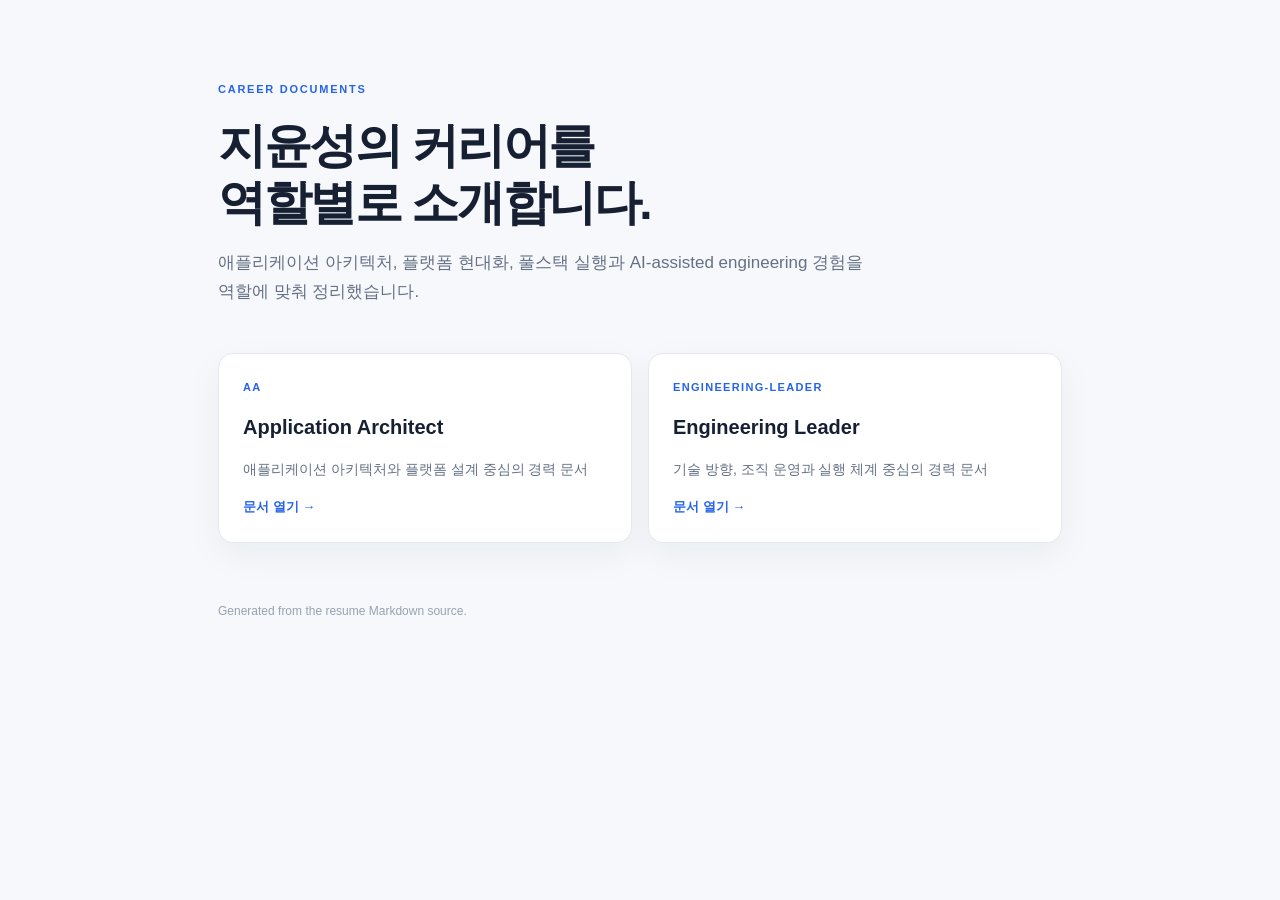
<file: index.html>
<!doctype html>
<html lang="ko"><head><meta charset="utf-8"><meta name="viewport" content="width=device-width,initial-scale=1"><title>지윤성 · Career</title>
<style>:root{--ink:#172033;--muted:#667085;--accent:#2563eb;--canvas:#f6f8fb}*{box-sizing:border-box}body{margin:0;background:var(--canvas);color:var(--ink);font-family:Inter,"Noto Sans KR",Arial,sans-serif;line-height:1.7}main{max-width:900px;margin:0 auto;padding:80px 28px}.eyebrow{color:var(--accent);font-size:11px;font-weight:800;letter-spacing:.16em}h1{font-size:48px;line-height:1.2;letter-spacing:-.05em;margin:18px 0 15px}.lead{max-width:650px;color:var(--muted);font-size:17px}.cards{display:grid;grid-template-columns:repeat(2,minmax(0,1fr));gap:16px;margin-top:46px}.card{display:flex;flex-direction:column;min-height:190px;padding:24px;border:1px solid #e6e9ef;border-radius:15px;background:#fff;color:var(--ink);text-decoration:none;box-shadow:0 12px 35px rgba(19,36,68,.05);transition:.2s}.card:hover{transform:translateY(-3px);border-color:#9dbcfb}.card span{font-size:11px;color:var(--accent);font-weight:800;letter-spacing:.12em}.card strong{font-size:20px;margin-top:14px}.card p{color:var(--muted);font-size:14px}.card em{margin-top:auto;color:var(--accent);font-size:13px;font-style:normal;font-weight:700}footer{margin-top:58px;color:#98a2b3;font-size:12px}@media(max-width:620px){main{padding:48px 20px}h1{font-size:36px}.cards{grid-template-columns:1fr}}</style></head>
<body><main><div class="eyebrow">CAREER DOCUMENTS</div><h1>지윤성의 커리어를<br>역할별로 소개합니다.</h1><p class="lead">애플리케이션 아키텍처, 플랫폼 현대화, 풀스택 실행과 AI-assisted engineering 경험을 역할에 맞춰 정리했습니다.</p><section class="cards"><a class="card" href="aa/index.html"><span>AA</span><strong>Application Architect</strong><p>애플리케이션 아키텍처와 플랫폼 설계 중심의 경력 문서</p><em>문서 열기 →</em></a><a class="card" href="engineering-leader/index.html"><span>ENGINEERING-LEADER</span><strong>Engineering Leader</strong><p>기술 방향, 조직 운영과 실행 체계 중심의 경력 문서</p><em>문서 열기 →</em></a></section><footer>Generated from the resume Markdown source.</footer></main></body></html>
</file>
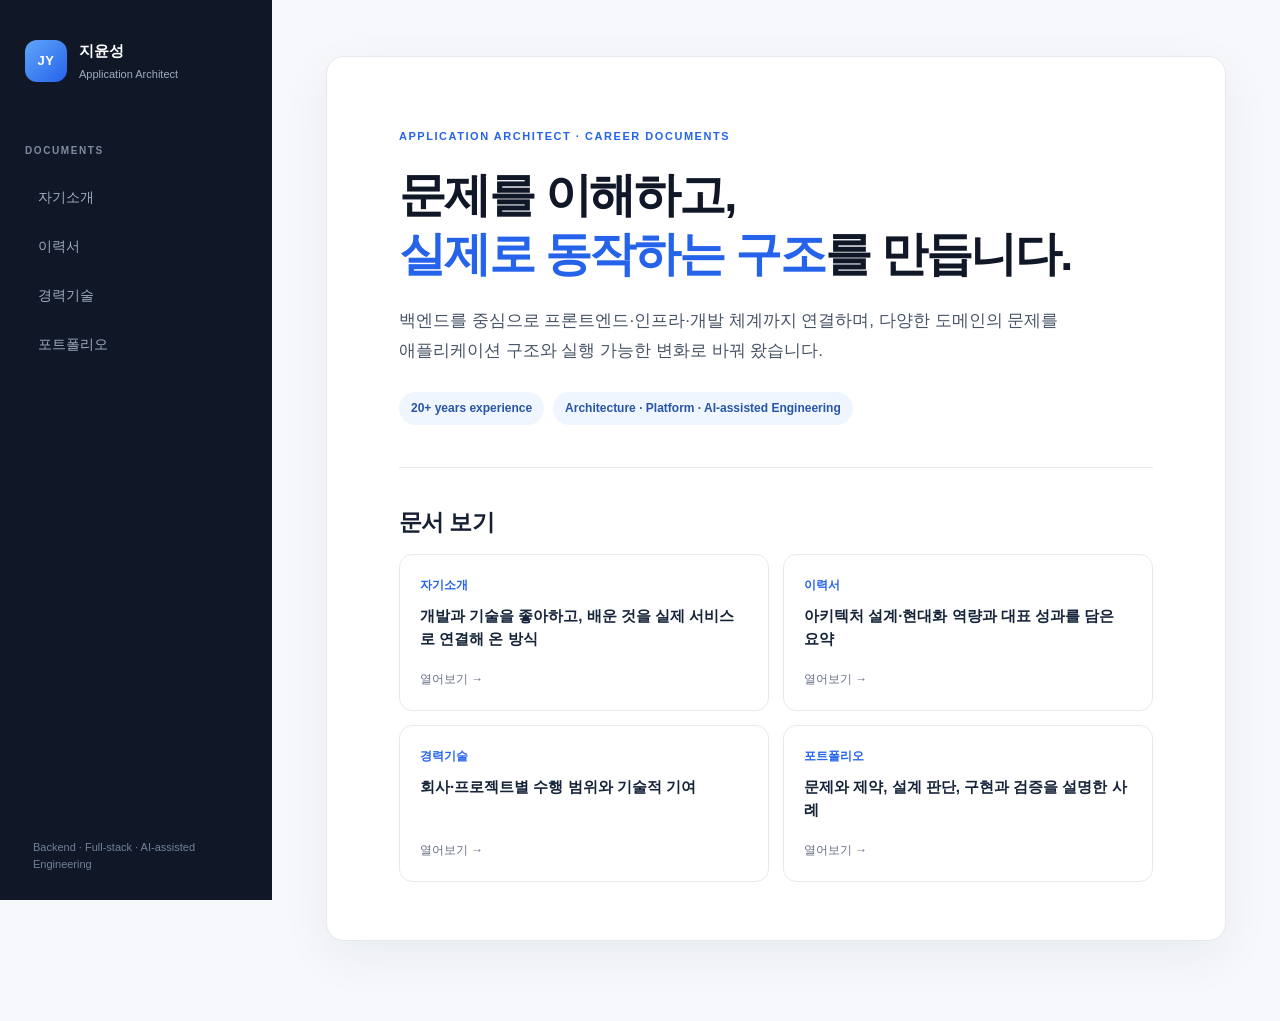
<file: aa/index.html>
<!doctype html>
<html lang="ko"><head><meta charset="utf-8"><meta name="viewport" content="width=device-width, initial-scale=1">
<title>Application Architect · 지윤성</title><link rel="stylesheet" href="assets/style.css"></head><body>
<div class="site-shell"><aside class="sidebar"><a class="brand" href="index.html"><span class="brand-mark">JY</span><span><strong>지윤성</strong><small>Application Architect</small></span></a><div class="nav-label">DOCUMENTS</div><nav aria-label="문서 메뉴"><a class="nav-link" href="coverletter.html">자기소개</a><a class="nav-link" href="resume.html">이력서</a><a class="nav-link" href="career.html">경력기술</a><a class="nav-link" href="portfolio.html">포트폴리오</a></nav><div class="sidebar-foot">Backend · Full-stack · AI-assisted Engineering</div></aside>
<main class="content"><div class="content-inner"><section class="hero"><p class="eyebrow">APPLICATION ARCHITECT · CAREER DOCUMENTS</p><h1>문제를 이해하고,<br><span>실제로 동작하는 구조</span>를 만듭니다.</h1><p class="hero-copy">백엔드를 중심으로 프론트엔드·인프라·개발 체계까지 연결하며, 다양한 도메인의 문제를 애플리케이션 구조와 실행 가능한 변화로 바꿔 왔습니다.</p><div class="hero-meta"><span>20+ years experience</span><span>Architecture · Platform · AI-assisted Engineering</span></div></section><section class="document-grid"><h2>문서 보기</h2><div class="cards"><a class="doc-card" href="coverletter.html"><span>자기소개</span><strong>개발과 기술을 좋아하고, 배운 것을 실제 서비스로 연결해 온 방식</strong><em>열어보기 →</em></a><a class="doc-card" href="resume.html"><span>이력서</span><strong>아키텍처 설계·현대화 역량과 대표 성과를 담은 요약</strong><em>열어보기 →</em></a><a class="doc-card" href="career.html"><span>경력기술</span><strong>회사·프로젝트별 수행 범위와 기술적 기여</strong><em>열어보기 →</em></a><a class="doc-card" href="portfolio.html"><span>포트폴리오</span><strong>문제와 제약, 설계 판단, 구현과 검증을 설명한 사례</strong><em>열어보기 →</em></a></div></section></div></main></div></body></html>
</file>
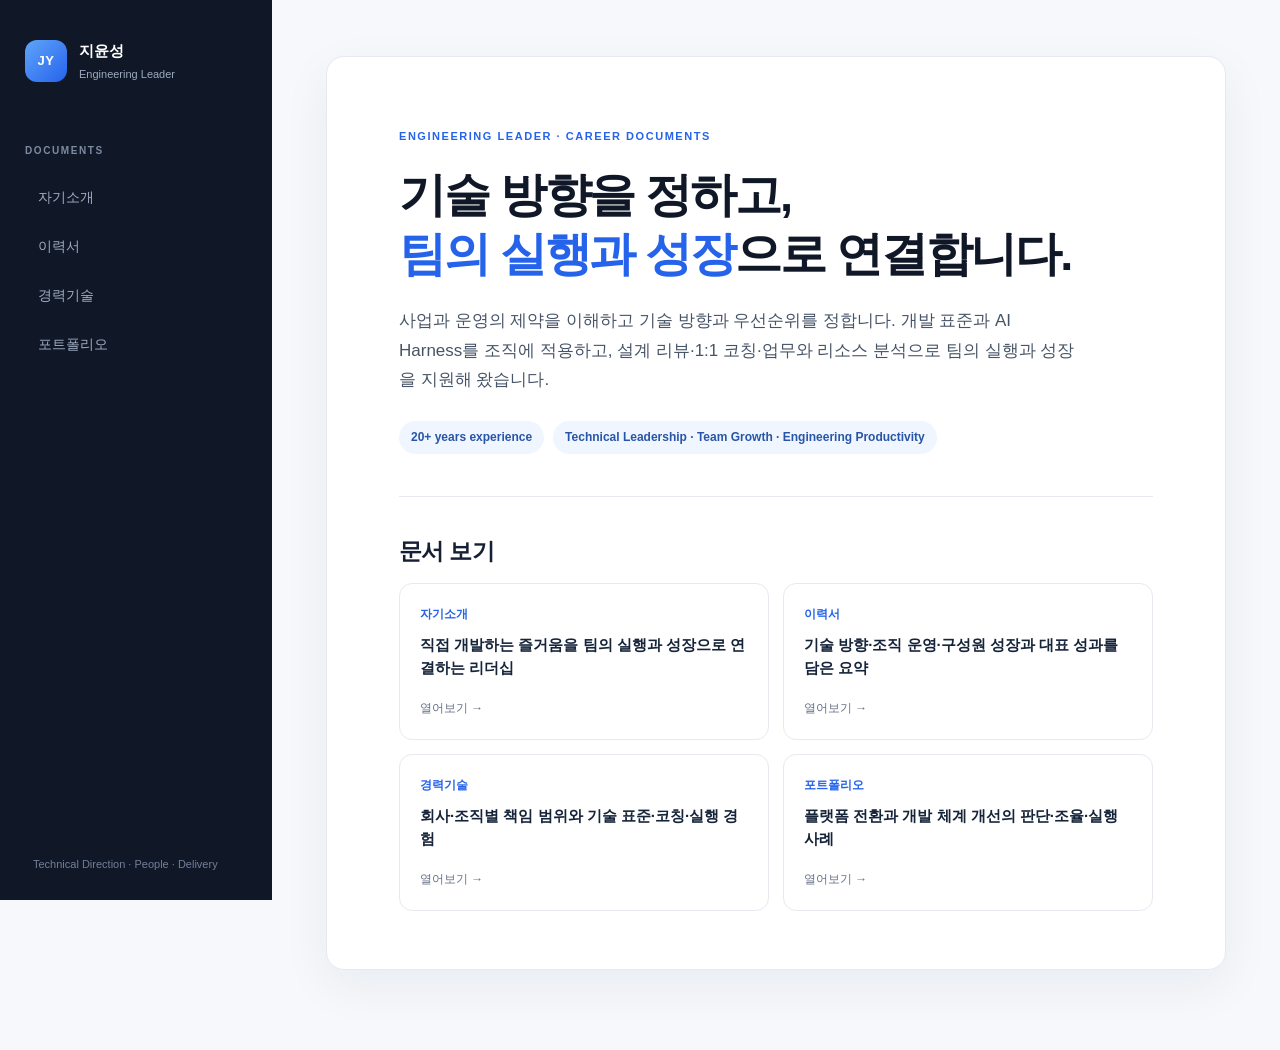
<file: engineering-leader/index.html>
<!doctype html>
<html lang="ko"><head><meta charset="utf-8"><meta name="viewport" content="width=device-width, initial-scale=1">
<title>Engineering Leader · 지윤성</title><link rel="stylesheet" href="assets/style.css"></head><body>
<div class="site-shell"><aside class="sidebar"><a class="brand" href="index.html"><span class="brand-mark">JY</span><span><strong>지윤성</strong><small>Engineering Leader</small></span></a><div class="nav-label">DOCUMENTS</div><nav aria-label="문서 메뉴"><a class="nav-link" href="coverletter.html">자기소개</a><a class="nav-link" href="resume.html">이력서</a><a class="nav-link" href="career.html">경력기술</a><a class="nav-link" href="portfolio.html">포트폴리오</a></nav><div class="sidebar-foot">Technical Direction · People · Delivery</div></aside>
<main class="content"><div class="content-inner"><section class="hero"><p class="eyebrow">ENGINEERING LEADER · CAREER DOCUMENTS</p><h1>기술 방향을 정하고,<br><span>팀의 실행과 성장</span>으로 연결합니다.</h1><p class="hero-copy">사업과 운영의 제약을 이해하고 기술 방향과 우선순위를 정합니다. 개발 표준과 AI Harness를 조직에 적용하고, 설계 리뷰·1:1 코칭·업무와 리소스 분석으로 팀의 실행과 성장을 지원해 왔습니다.</p><div class="hero-meta"><span>20+ years experience</span><span>Technical Leadership · Team Growth · Engineering Productivity</span></div></section><section class="document-grid"><h2>문서 보기</h2><div class="cards"><a class="doc-card" href="coverletter.html"><span>자기소개</span><strong>직접 개발하는 즐거움을 팀의 실행과 성장으로 연결하는 리더십</strong><em>열어보기 →</em></a><a class="doc-card" href="resume.html"><span>이력서</span><strong>기술 방향·조직 운영·구성원 성장과 대표 성과를 담은 요약</strong><em>열어보기 →</em></a><a class="doc-card" href="career.html"><span>경력기술</span><strong>회사·조직별 책임 범위와 기술 표준·코칭·실행 경험</strong><em>열어보기 →</em></a><a class="doc-card" href="portfolio.html"><span>포트폴리오</span><strong>플랫폼 전환과 개발 체계 개선의 판단·조율·실행 사례</strong><em>열어보기 →</em></a></div></section></div></main></div></body></html>
</file>
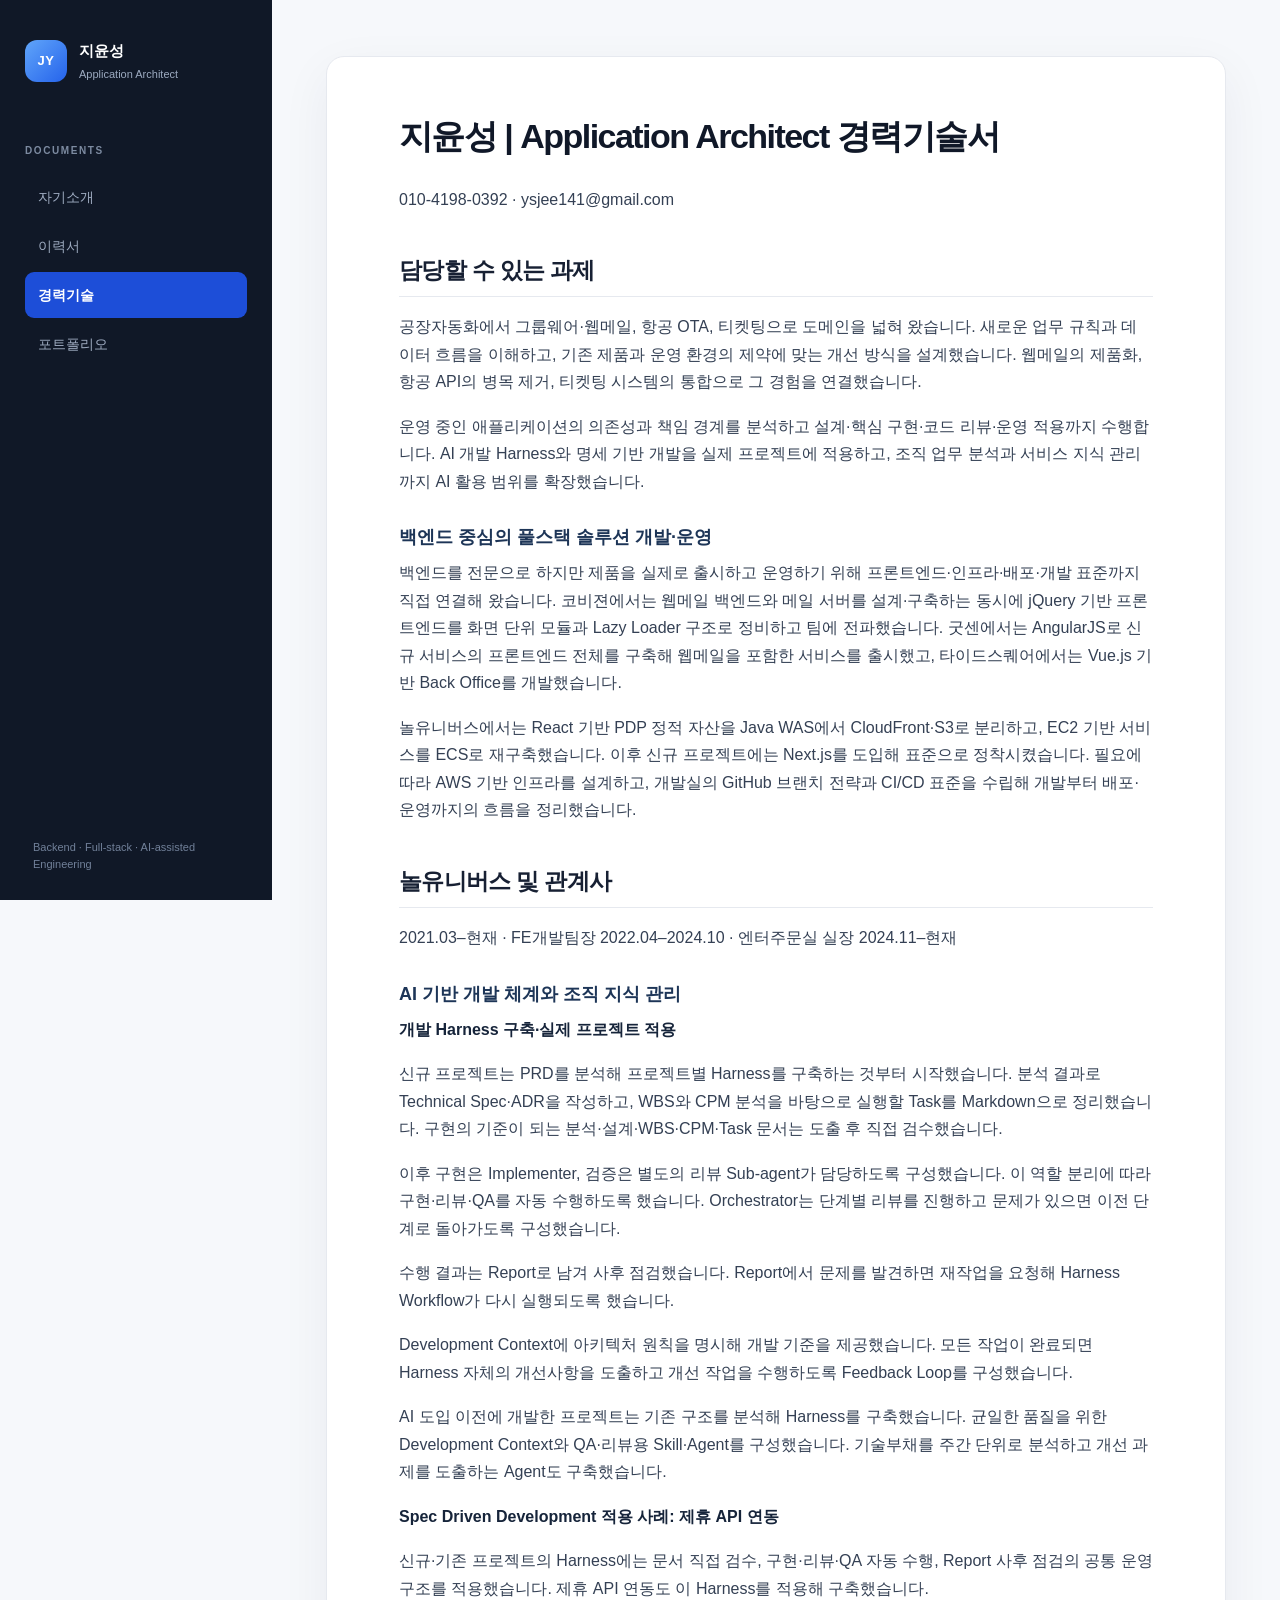
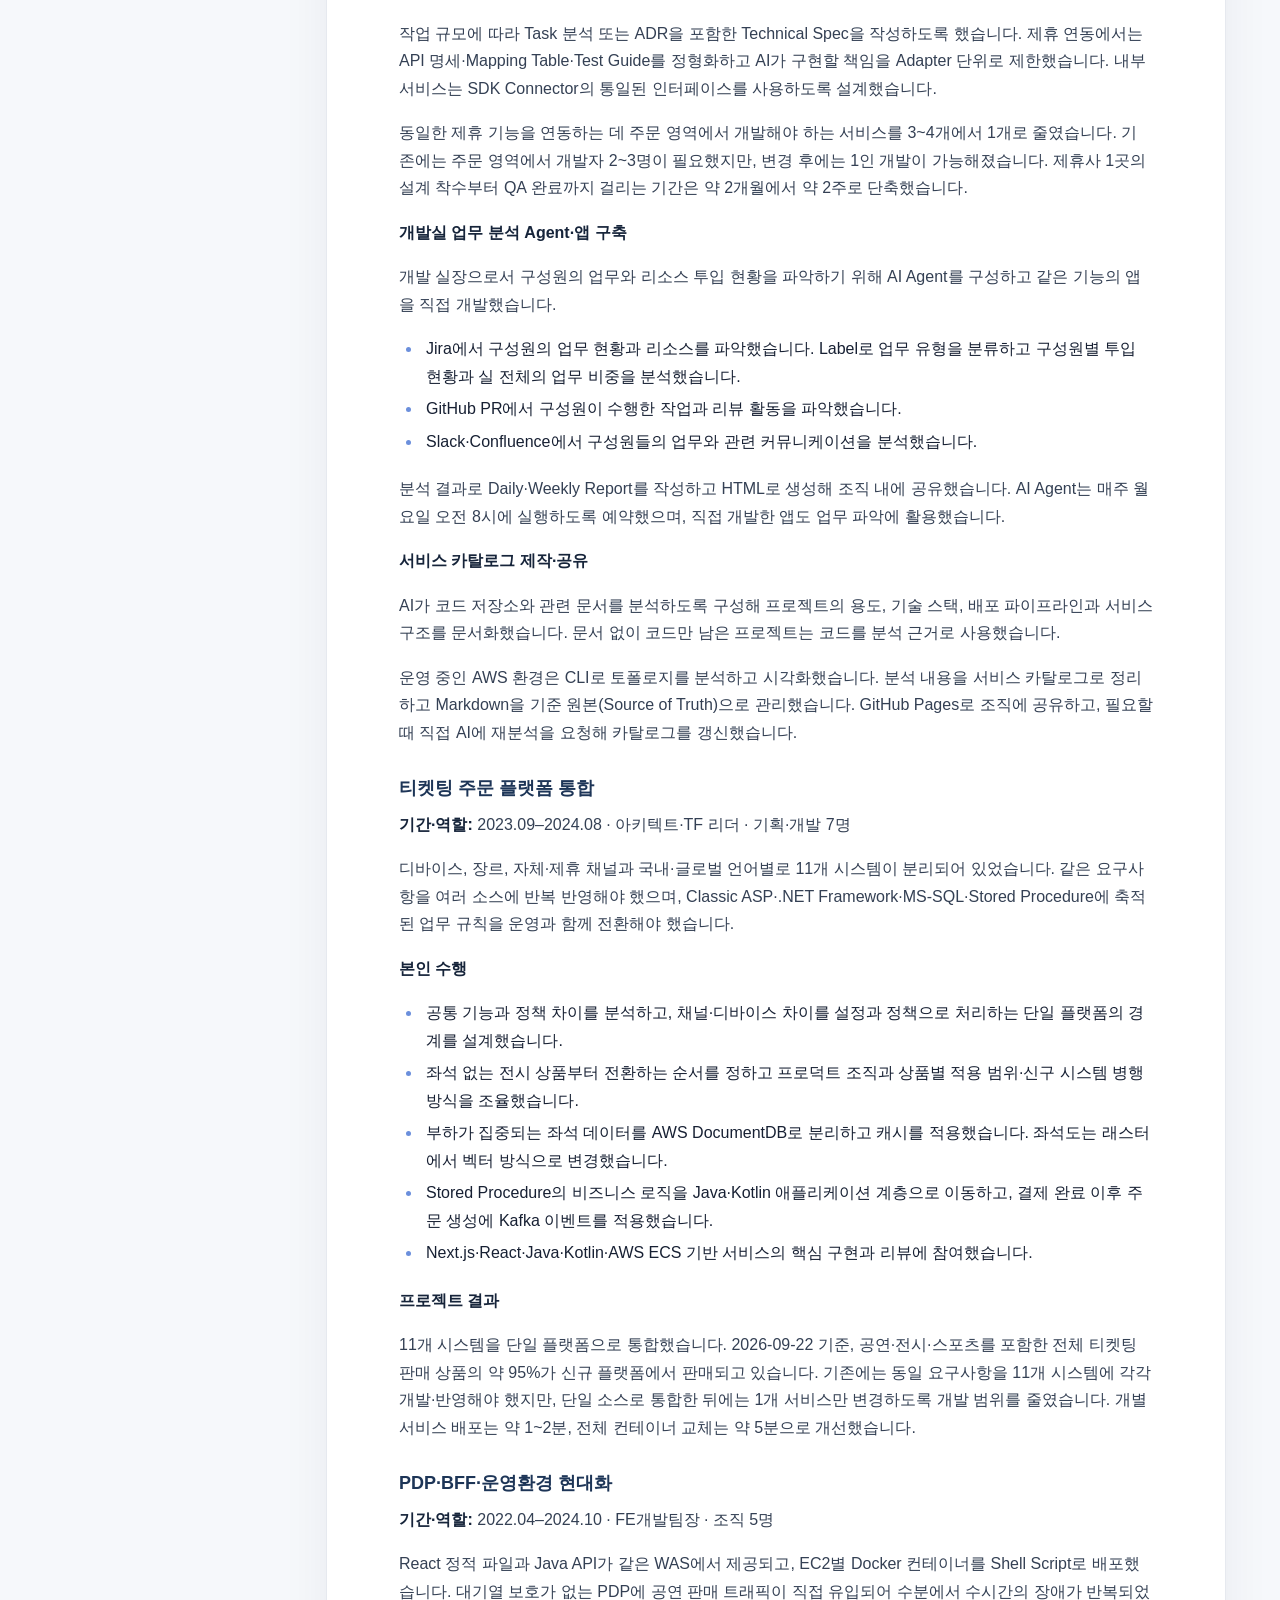
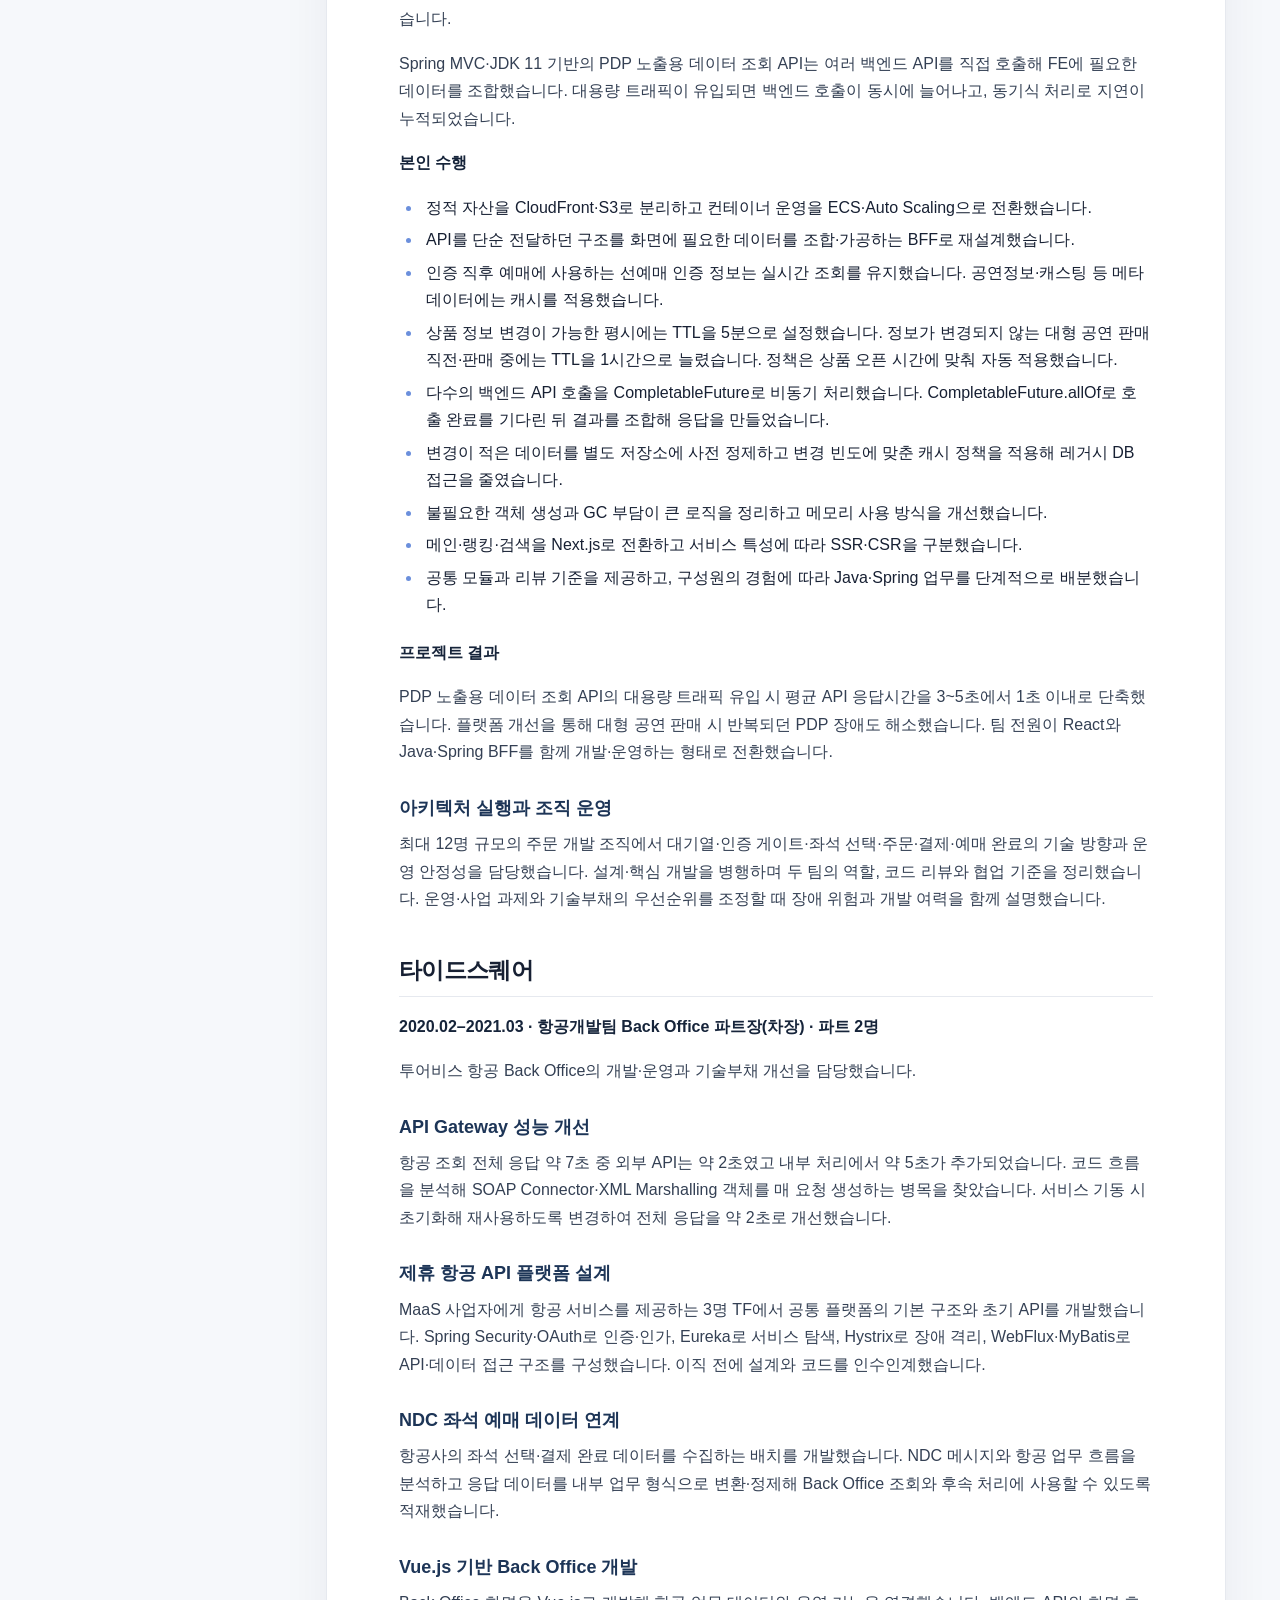
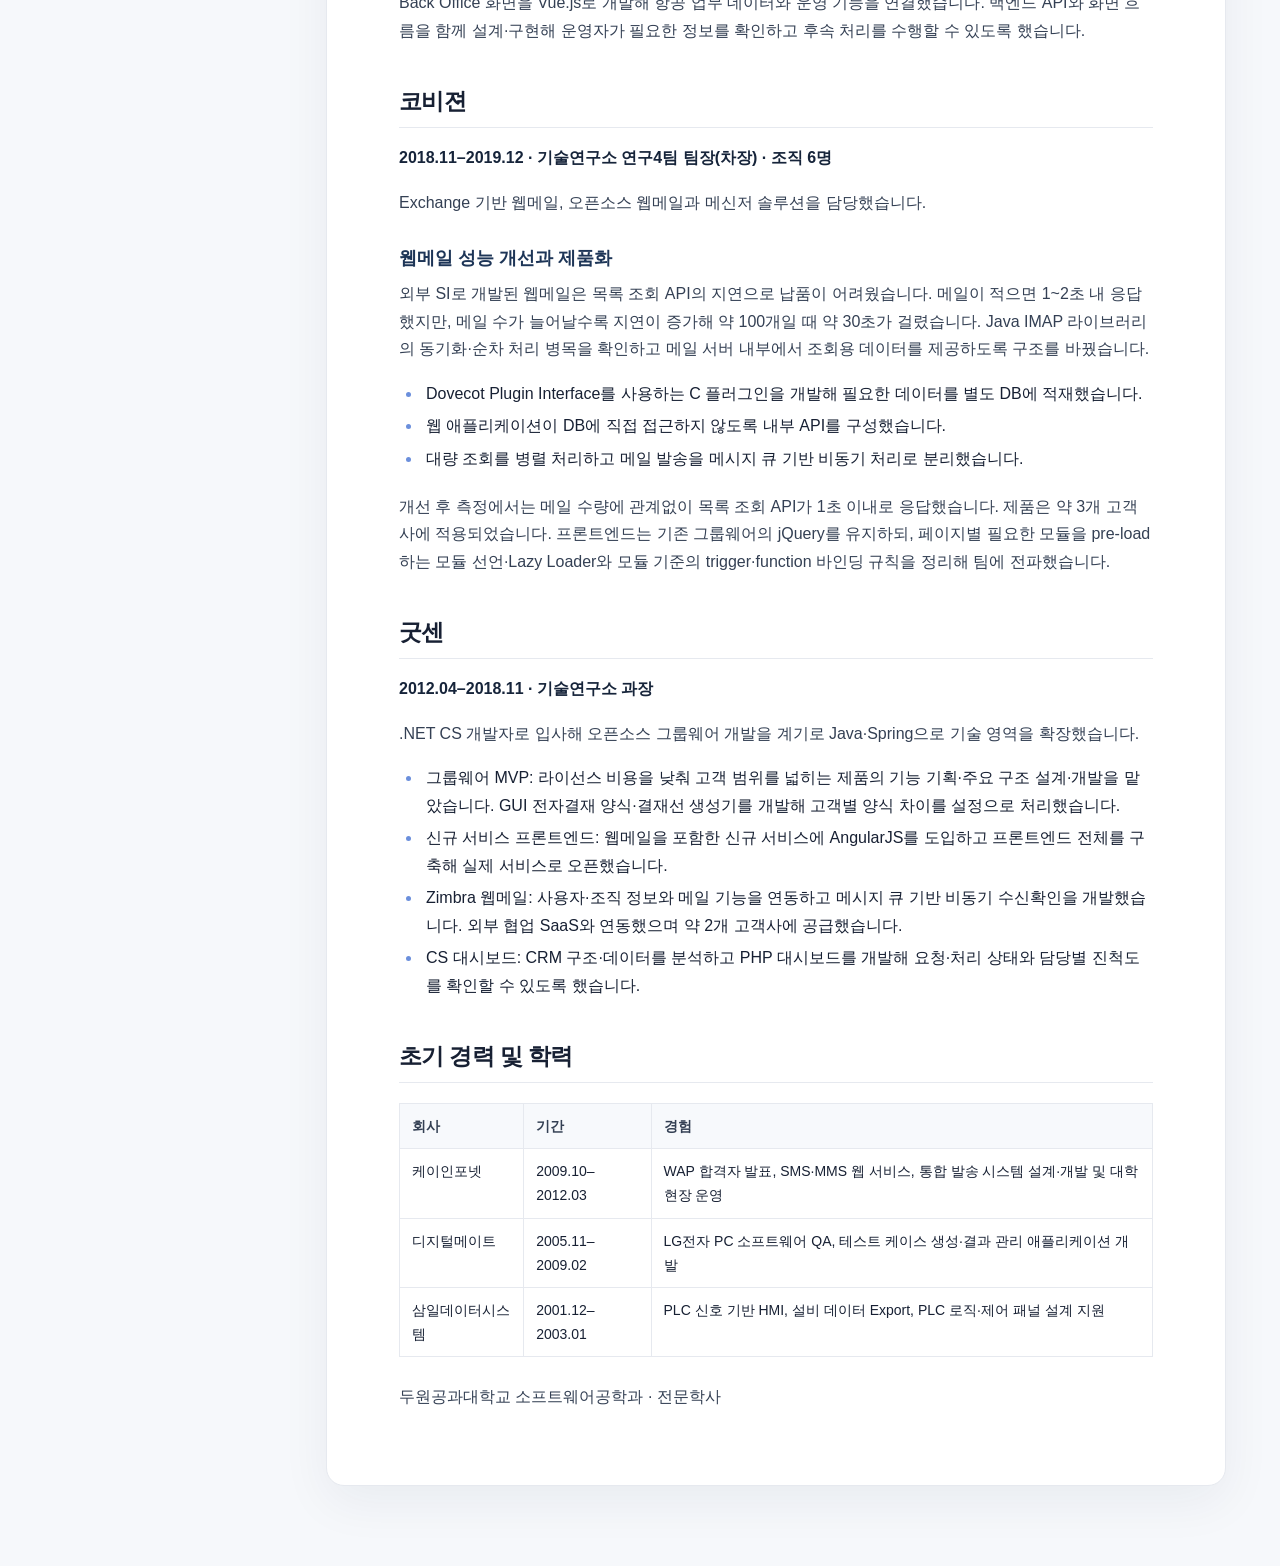
<file: aa/career.html>
<!doctype html>
<html lang="ko"><head><meta charset="utf-8"><meta name="viewport" content="width=device-width, initial-scale=1">
<title>지윤성 | Application Architect 경력기술서 · 지윤성</title><link rel="stylesheet" href="assets/style.css"></head><body>
<div class="site-shell"><aside class="sidebar"><a class="brand" href="index.html"><span class="brand-mark">JY</span><span><strong>지윤성</strong><small>Application Architect</small></span></a><div class="nav-label">DOCUMENTS</div><nav aria-label="문서 메뉴"><a class="nav-link" href="coverletter.html">자기소개</a><a class="nav-link" href="resume.html">이력서</a><a class="nav-link active" href="career.html">경력기술</a><a class="nav-link" href="portfolio.html">포트폴리오</a></nav><div class="sidebar-foot">Backend · Full-stack · AI-assisted Engineering</div></aside>
<main class="content"><div class="content-inner"><h1>지윤성 | Application Architect 경력기술서</h1>
<p>010-4198-0392 · ysjee141@gmail.com</p>
<h2>담당할 수 있는 과제</h2>
<p>공장자동화에서 그룹웨어·웹메일, 항공 OTA, 티켓팅으로 도메인을 넓혀 왔습니다. 새로운 업무 규칙과 데이터 흐름을 이해하고, 기존 제품과 운영 환경의 제약에 맞는 개선 방식을 설계했습니다. 웹메일의 제품화, 항공 API의 병목 제거, 티켓팅 시스템의 통합으로 그 경험을 연결했습니다.</p>
<p>운영 중인 애플리케이션의 의존성과 책임 경계를 분석하고 설계·핵심 구현·코드 리뷰·운영 적용까지 수행합니다. AI 개발 Harness와 명세 기반 개발을 실제 프로젝트에 적용하고, 조직 업무 분석과 서비스 지식 관리까지 AI 활용 범위를 확장했습니다.</p>
<h3>백엔드 중심의 풀스택 솔루션 개발·운영</h3>
<p>백엔드를 전문으로 하지만 제품을 실제로 출시하고 운영하기 위해 프론트엔드·인프라·배포·개발 표준까지 직접 연결해 왔습니다. 코비젼에서는 웹메일 백엔드와 메일 서버를 설계·구축하는 동시에 jQuery 기반 프론트엔드를 화면 단위 모듈과 Lazy Loader 구조로 정비하고 팀에 전파했습니다. 굿센에서는 AngularJS로 신규 서비스의 프론트엔드 전체를 구축해 웹메일을 포함한 서비스를 출시했고, 타이드스퀘어에서는 Vue.js 기반 Back Office를 개발했습니다.</p>
<p>놀유니버스에서는 React 기반 PDP 정적 자산을 Java WAS에서 CloudFront·S3로 분리하고, EC2 기반 서비스를 ECS로 재구축했습니다. 이후 신규 프로젝트에는 Next.js를 도입해 표준으로 정착시켰습니다. 필요에 따라 AWS 기반 인프라를 설계하고, 개발실의 GitHub 브랜치 전략과 CI/CD 표준을 수립해 개발부터 배포·운영까지의 흐름을 정리했습니다.</p>
<h2>놀유니버스 및 관계사</h2>
<p>2021.03–현재 · FE개발팀장 2022.04–2024.10 · 엔터주문실 실장 2024.11–현재</p>
<h3>AI 기반 개발 체계와 조직 지식 관리</h3>
<p><strong>개발 Harness 구축·실제 프로젝트 적용</strong></p>
<p>신규 프로젝트는 PRD를 분석해 프로젝트별 Harness를 구축하는 것부터 시작했습니다. 분석 결과로 Technical Spec·ADR을 작성하고, WBS와 CPM 분석을 바탕으로 실행할 Task를 Markdown으로 정리했습니다. 구현의 기준이 되는 분석·설계·WBS·CPM·Task 문서는 도출 후 직접 검수했습니다.</p>
<p>이후 구현은 Implementer, 검증은 별도의 리뷰 Sub-agent가 담당하도록 구성했습니다. 이 역할 분리에 따라 구현·리뷰·QA를 자동 수행하도록 했습니다. Orchestrator는 단계별 리뷰를 진행하고 문제가 있으면 이전 단계로 돌아가도록 구성했습니다.</p>
<p>수행 결과는 Report로 남겨 사후 점검했습니다. Report에서 문제를 발견하면 재작업을 요청해 Harness Workflow가 다시 실행되도록 했습니다.</p>
<p>Development Context에 아키텍처 원칙을 명시해 개발 기준을 제공했습니다. 모든 작업이 완료되면 Harness 자체의 개선사항을 도출하고 개선 작업을 수행하도록 Feedback Loop를 구성했습니다.</p>
<p>AI 도입 이전에 개발한 프로젝트는 기존 구조를 분석해 Harness를 구축했습니다. 균일한 품질을 위한 Development Context와 QA·리뷰용 Skill·Agent를 구성했습니다. 기술부채를 주간 단위로 분석하고 개선 과제를 도출하는 Agent도 구축했습니다.</p>
<p><strong>Spec Driven Development 적용 사례: 제휴 API 연동</strong></p>
<p>신규·기존 프로젝트의 Harness에는 문서 직접 검수, 구현·리뷰·QA 자동 수행, Report 사후 점검의 공통 운영 구조를 적용했습니다. 제휴 API 연동도 이 Harness를 적용해 구축했습니다.</p>
<p>작업 규모에 따라 Task 분석 또는 ADR을 포함한 Technical Spec을 작성하도록 했습니다. 제휴 연동에서는 API 명세·Mapping Table·Test Guide를 정형화하고 AI가 구현할 책임을 Adapter 단위로 제한했습니다. 내부 서비스는 SDK Connector의 통일된 인터페이스를 사용하도록 설계했습니다.</p>
<p>동일한 제휴 기능을 연동하는 데 주문 영역에서 개발해야 하는 서비스를 3~4개에서 1개로 줄였습니다. 기존에는 주문 영역에서 개발자 2~3명이 필요했지만, 변경 후에는 1인 개발이 가능해졌습니다. 제휴사 1곳의 설계 착수부터 QA 완료까지 걸리는 기간은 약 2개월에서 약 2주로 단축했습니다.</p>
<p><strong>개발실 업무 분석 Agent·앱 구축</strong></p>
<p>개발 실장으로서 구성원의 업무와 리소스 투입 현황을 파악하기 위해 AI Agent를 구성하고 같은 기능의 앱을 직접 개발했습니다.</p>
<ul><li>Jira에서 구성원의 업무 현황과 리소스를 파악했습니다. Label로 업무 유형을 분류하고 구성원별 투입 현황과 실 전체의 업무 비중을 분석했습니다.</li><li>GitHub PR에서 구성원이 수행한 작업과 리뷰 활동을 파악했습니다.</li><li>Slack·Confluence에서 구성원들의 업무와 관련 커뮤니케이션을 분석했습니다.</li></ul>
<p>분석 결과로 Daily·Weekly Report를 작성하고 HTML로 생성해 조직 내에 공유했습니다. AI Agent는 매주 월요일 오전 8시에 실행하도록 예약했으며, 직접 개발한 앱도 업무 파악에 활용했습니다.</p>
<p><strong>서비스 카탈로그 제작·공유</strong></p>
<p>AI가 코드 저장소와 관련 문서를 분석하도록 구성해 프로젝트의 용도, 기술 스택, 배포 파이프라인과 서비스 구조를 문서화했습니다. 문서 없이 코드만 남은 프로젝트는 코드를 분석 근거로 사용했습니다.</p>
<p>운영 중인 AWS 환경은 CLI로 토폴로지를 분석하고 시각화했습니다. 분석 내용을 서비스 카탈로그로 정리하고 Markdown을 기준 원본(Source of Truth)으로 관리했습니다. GitHub Pages로 조직에 공유하고, 필요할 때 직접 AI에 재분석을 요청해 카탈로그를 갱신했습니다.</p>
<h3>티켓팅 주문 플랫폼 통합</h3>
<p><strong>기간·역할:</strong> 2023.09–2024.08 · 아키텍트·TF 리더 · 기획·개발 7명</p>
<p>디바이스, 장르, 자체·제휴 채널과 국내·글로벌 언어별로 11개 시스템이 분리되어 있었습니다. 같은 요구사항을 여러 소스에 반복 반영해야 했으며, Classic ASP·.NET Framework·MS-SQL·Stored Procedure에 축적된 업무 규칙을 운영과 함께 전환해야 했습니다.</p>
<p><strong>본인 수행</strong></p>
<ul><li>공통 기능과 정책 차이를 분석하고, 채널·디바이스 차이를 설정과 정책으로 처리하는 단일 플랫폼의 경계를 설계했습니다.</li><li>좌석 없는 전시 상품부터 전환하는 순서를 정하고 프로덕트 조직과 상품별 적용 범위·신구 시스템 병행 방식을 조율했습니다.</li><li>부하가 집중되는 좌석 데이터를 AWS DocumentDB로 분리하고 캐시를 적용했습니다. 좌석도는 래스터에서 벡터 방식으로 변경했습니다.</li><li>Stored Procedure의 비즈니스 로직을 Java·Kotlin 애플리케이션 계층으로 이동하고, 결제 완료 이후 주문 생성에 Kafka 이벤트를 적용했습니다.</li><li>Next.js·React·Java·Kotlin·AWS ECS 기반 서비스의 핵심 구현과 리뷰에 참여했습니다.</li></ul>
<p><strong>프로젝트 결과</strong></p>
<p>11개 시스템을 단일 플랫폼으로 통합했습니다. 2026-09-22 기준, 공연·전시·스포츠를 포함한 전체 티켓팅 판매 상품의 약 95%가 신규 플랫폼에서 판매되고 있습니다. 기존에는 동일 요구사항을 11개 시스템에 각각 개발·반영해야 했지만, 단일 소스로 통합한 뒤에는 1개 서비스만 변경하도록 개발 범위를 줄였습니다. 개별 서비스 배포는 약 1~2분, 전체 컨테이너 교체는 약 5분으로 개선했습니다.</p>
<h3>PDP·BFF·운영환경 현대화</h3>
<p><strong>기간·역할:</strong> 2022.04–2024.10 · FE개발팀장 · 조직 5명</p>
<p>React 정적 파일과 Java API가 같은 WAS에서 제공되고, EC2별 Docker 컨테이너를 Shell Script로 배포했습니다. 대기열 보호가 없는 PDP에 공연 판매 트래픽이 직접 유입되어 수분에서 수시간의 장애가 반복되었습니다.</p>
<p>Spring MVC·JDK 11 기반의 PDP 노출용 데이터 조회 API는 여러 백엔드 API를 직접 호출해 FE에 필요한 데이터를 조합했습니다. 대용량 트래픽이 유입되면 백엔드 호출이 동시에 늘어나고, 동기식 처리로 지연이 누적되었습니다.</p>
<p><strong>본인 수행</strong></p>
<ul><li>정적 자산을 CloudFront·S3로 분리하고 컨테이너 운영을 ECS·Auto Scaling으로 전환했습니다.</li><li>API를 단순 전달하던 구조를 화면에 필요한 데이터를 조합·가공하는 BFF로 재설계했습니다.</li><li>인증 직후 예매에 사용하는 선예매 인증 정보는 실시간 조회를 유지했습니다. 공연정보·캐스팅 등 메타데이터에는 캐시를 적용했습니다.</li><li>상품 정보 변경이 가능한 평시에는 TTL을 5분으로 설정했습니다. 정보가 변경되지 않는 대형 공연 판매 직전·판매 중에는 TTL을 1시간으로 늘렸습니다. 정책은 상품 오픈 시간에 맞춰 자동 적용했습니다.</li><li>다수의 백엔드 API 호출을 CompletableFuture로 비동기 처리했습니다. CompletableFuture.allOf로 호출 완료를 기다린 뒤 결과를 조합해 응답을 만들었습니다.</li><li>변경이 적은 데이터를 별도 저장소에 사전 정제하고 변경 빈도에 맞춘 캐시 정책을 적용해 레거시 DB 접근을 줄였습니다.</li><li>불필요한 객체 생성과 GC 부담이 큰 로직을 정리하고 메모리 사용 방식을 개선했습니다.</li><li>메인·랭킹·검색을 Next.js로 전환하고 서비스 특성에 따라 SSR·CSR을 구분했습니다.</li><li>공통 모듈과 리뷰 기준을 제공하고, 구성원의 경험에 따라 Java·Spring 업무를 단계적으로 배분했습니다.</li></ul>
<p><strong>프로젝트 결과</strong></p>
<p>PDP 노출용 데이터 조회 API의 대용량 트래픽 유입 시 평균 API 응답시간을 3~5초에서 1초 이내로 단축했습니다. 플랫폼 개선을 통해 대형 공연 판매 시 반복되던 PDP 장애도 해소했습니다. 팀 전원이 React와 Java·Spring BFF를 함께 개발·운영하는 형태로 전환했습니다.</p>
<h3>아키텍처 실행과 조직 운영</h3>
<p>최대 12명 규모의 주문 개발 조직에서 대기열·인증 게이트·좌석 선택·주문·결제·예매 완료의 기술 방향과 운영 안정성을 담당했습니다. 설계·핵심 개발을 병행하며 두 팀의 역할, 코드 리뷰와 협업 기준을 정리했습니다. 운영·사업 과제와 기술부채의 우선순위를 조정할 때 장애 위험과 개발 여력을 함께 설명했습니다.</p>
<h2>타이드스퀘어</h2>
<p><strong>2020.02–2021.03 · 항공개발팀 Back Office 파트장(차장) · 파트 2명</strong></p>
<p>투어비스 항공 Back Office의 개발·운영과 기술부채 개선을 담당했습니다.</p>
<h3>API Gateway 성능 개선</h3>
<p>항공 조회 전체 응답 약 7초 중 외부 API는 약 2초였고 내부 처리에서 약 5초가 추가되었습니다. 코드 흐름을 분석해 SOAP Connector·XML Marshalling 객체를 매 요청 생성하는 병목을 찾았습니다. 서비스 기동 시 초기화해 재사용하도록 변경하여 전체 응답을 약 2초로 개선했습니다.</p>
<h3>제휴 항공 API 플랫폼 설계</h3>
<p>MaaS 사업자에게 항공 서비스를 제공하는 3명 TF에서 공통 플랫폼의 기본 구조와 초기 API를 개발했습니다. Spring Security·OAuth로 인증·인가, Eureka로 서비스 탐색, Hystrix로 장애 격리, WebFlux·MyBatis로 API·데이터 접근 구조를 구성했습니다. 이직 전에 설계와 코드를 인수인계했습니다.</p>
<h3>NDC 좌석 예매 데이터 연계</h3>
<p>항공사의 좌석 선택·결제 완료 데이터를 수집하는 배치를 개발했습니다. NDC 메시지와 항공 업무 흐름을 분석하고 응답 데이터를 내부 업무 형식으로 변환·정제해 Back Office 조회와 후속 처리에 사용할 수 있도록 적재했습니다.</p>
<h3>Vue.js 기반 Back Office 개발</h3>
<p>Back Office 화면을 Vue.js로 개발해 항공 업무 데이터와 운영 기능을 연결했습니다. 백엔드 API와 화면 흐름을 함께 설계·구현해 운영자가 필요한 정보를 확인하고 후속 처리를 수행할 수 있도록 했습니다.</p>
<h2>코비젼</h2>
<p><strong>2018.11–2019.12 · 기술연구소 연구4팀 팀장(차장) · 조직 6명</strong></p>
<p>Exchange 기반 웹메일, 오픈소스 웹메일과 메신저 솔루션을 담당했습니다.</p>
<h3>웹메일 성능 개선과 제품화</h3>
<p>외부 SI로 개발된 웹메일은 목록 조회 API의 지연으로 납품이 어려웠습니다. 메일이 적으면 1~2초 내 응답했지만, 메일 수가 늘어날수록 지연이 증가해 약 100개일 때 약 30초가 걸렸습니다. Java IMAP 라이브러리의 동기화·순차 처리 병목을 확인하고 메일 서버 내부에서 조회용 데이터를 제공하도록 구조를 바꿨습니다.</p>
<ul><li>Dovecot Plugin Interface를 사용하는 C 플러그인을 개발해 필요한 데이터를 별도 DB에 적재했습니다.</li><li>웹 애플리케이션이 DB에 직접 접근하지 않도록 내부 API를 구성했습니다.</li><li>대량 조회를 병렬 처리하고 메일 발송을 메시지 큐 기반 비동기 처리로 분리했습니다.</li></ul>
<p>개선 후 측정에서는 메일 수량에 관계없이 목록 조회 API가 1초 이내로 응답했습니다. 제품은 약 3개 고객사에 적용되었습니다. 프론트엔드는 기존 그룹웨어의 jQuery를 유지하되, 페이지별 필요한 모듈을 pre-load하는 모듈 선언·Lazy Loader와 모듈 기준의 trigger·function 바인딩 규칙을 정리해 팀에 전파했습니다.</p>
<h2>굿센</h2>
<p><strong>2012.04–2018.11 · 기술연구소 과장</strong></p>
<p>.NET CS 개발자로 입사해 오픈소스 그룹웨어 개발을 계기로 Java·Spring으로 기술 영역을 확장했습니다.</p>
<ul><li>그룹웨어 MVP: 라이선스 비용을 낮춰 고객 범위를 넓히는 제품의 기능 기획·주요 구조 설계·개발을 맡았습니다. GUI 전자결재 양식·결재선 생성기를 개발해 고객별 양식 차이를 설정으로 처리했습니다.</li><li>신규 서비스 프론트엔드: 웹메일을 포함한 신규 서비스에 AngularJS를 도입하고 프론트엔드 전체를 구축해 실제 서비스로 오픈했습니다.</li><li>Zimbra 웹메일: 사용자·조직 정보와 메일 기능을 연동하고 메시지 큐 기반 비동기 수신확인을 개발했습니다. 외부 협업 SaaS와 연동했으며 약 2개 고객사에 공급했습니다.</li><li>CS 대시보드: CRM 구조·데이터를 분석하고 PHP 대시보드를 개발해 요청·처리 상태와 담당별 진척도를 확인할 수 있도록 했습니다.</li></ul>
<h2>초기 경력 및 학력</h2>
<table><thead><tr><th>회사</th><th>기간</th><th>경험</th></tr></thead><tbody><tr><td>케이인포넷</td><td>2009.10–2012.03</td><td>WAP 합격자 발표, SMS·MMS 웹 서비스, 통합 발송 시스템 설계·개발 및 대학 현장 운영</td></tr><tr><td>디지털메이트</td><td>2005.11–2009.02</td><td>LG전자 PC 소프트웨어 QA, 테스트 케이스 생성·결과 관리 애플리케이션 개발</td></tr><tr><td>삼일데이터시스템</td><td>2001.12–2003.01</td><td>PLC 신호 기반 HMI, 설비 데이터 Export, PLC 로직·제어 패널 설계 지원</td></tr></tbody></table>
<p>두원공과대학교 소프트웨어공학과 · 전문학사</p></div></main></div></body></html>
</file>
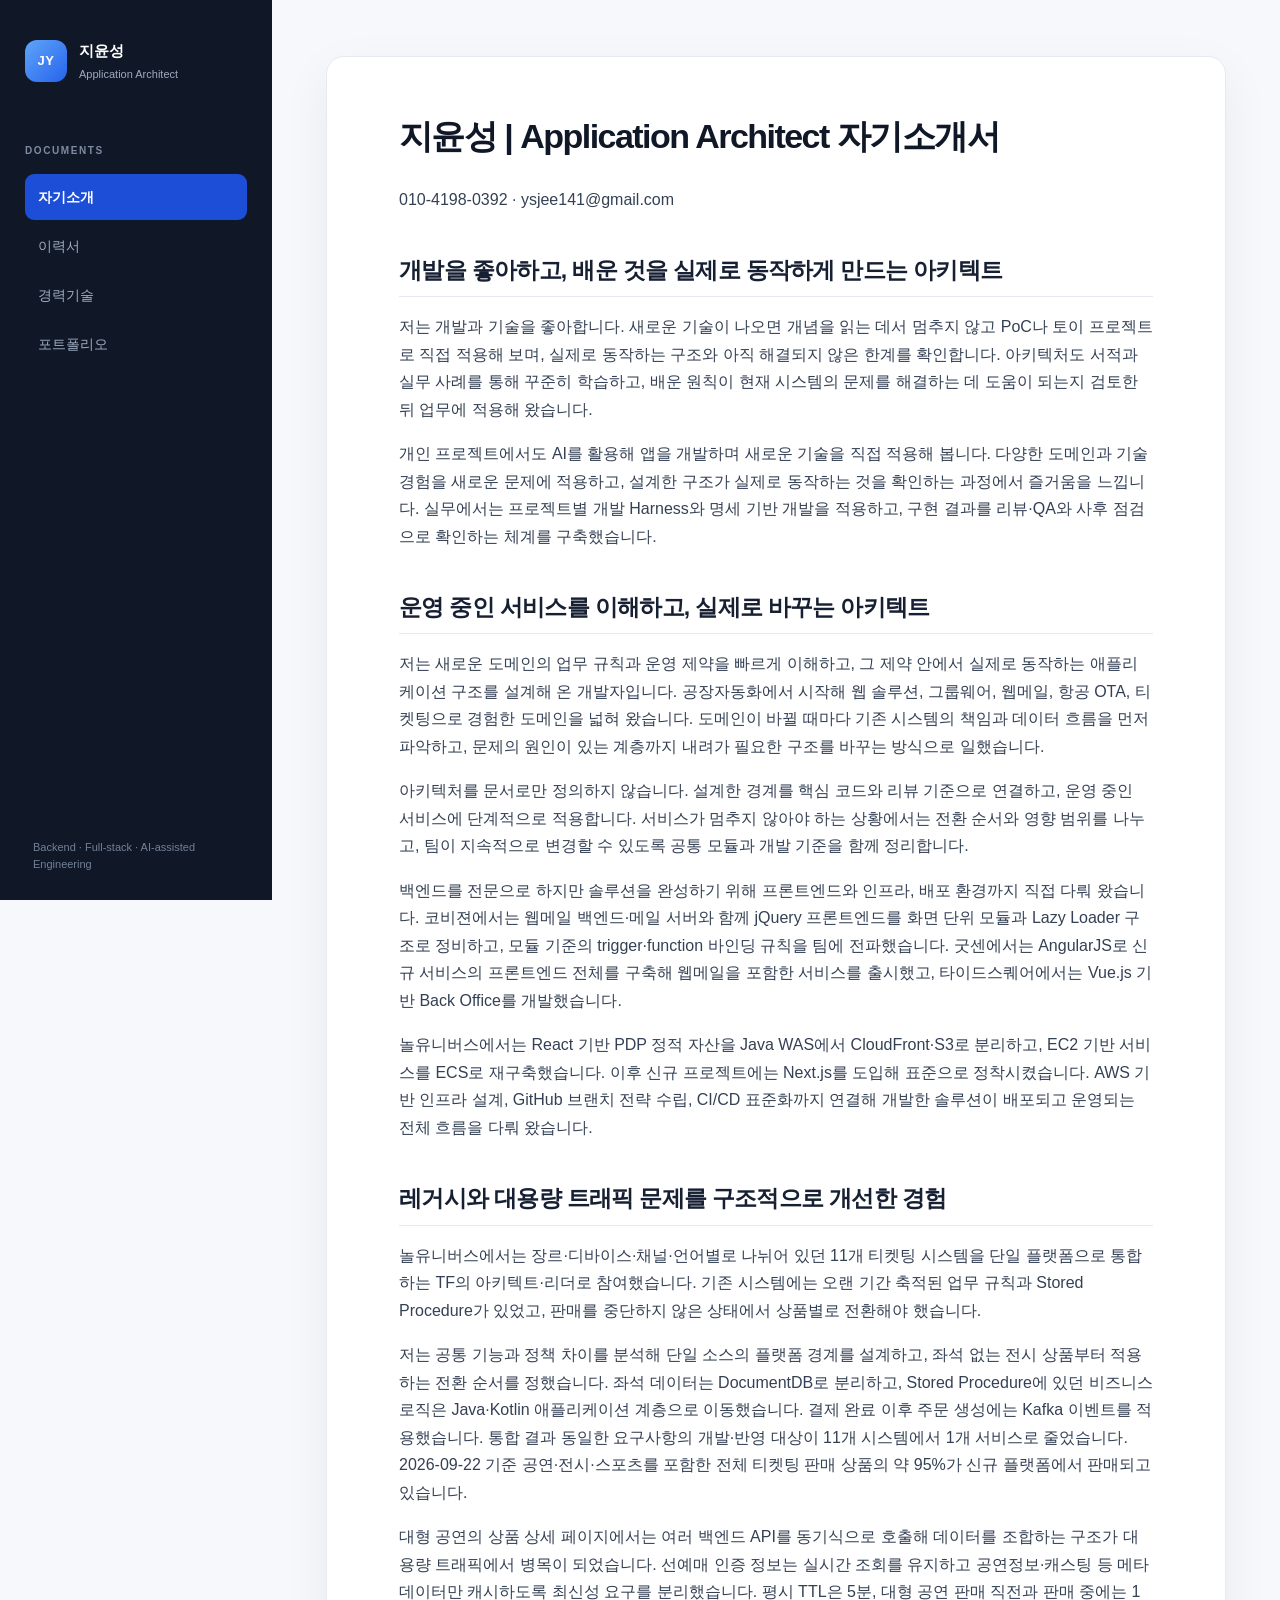
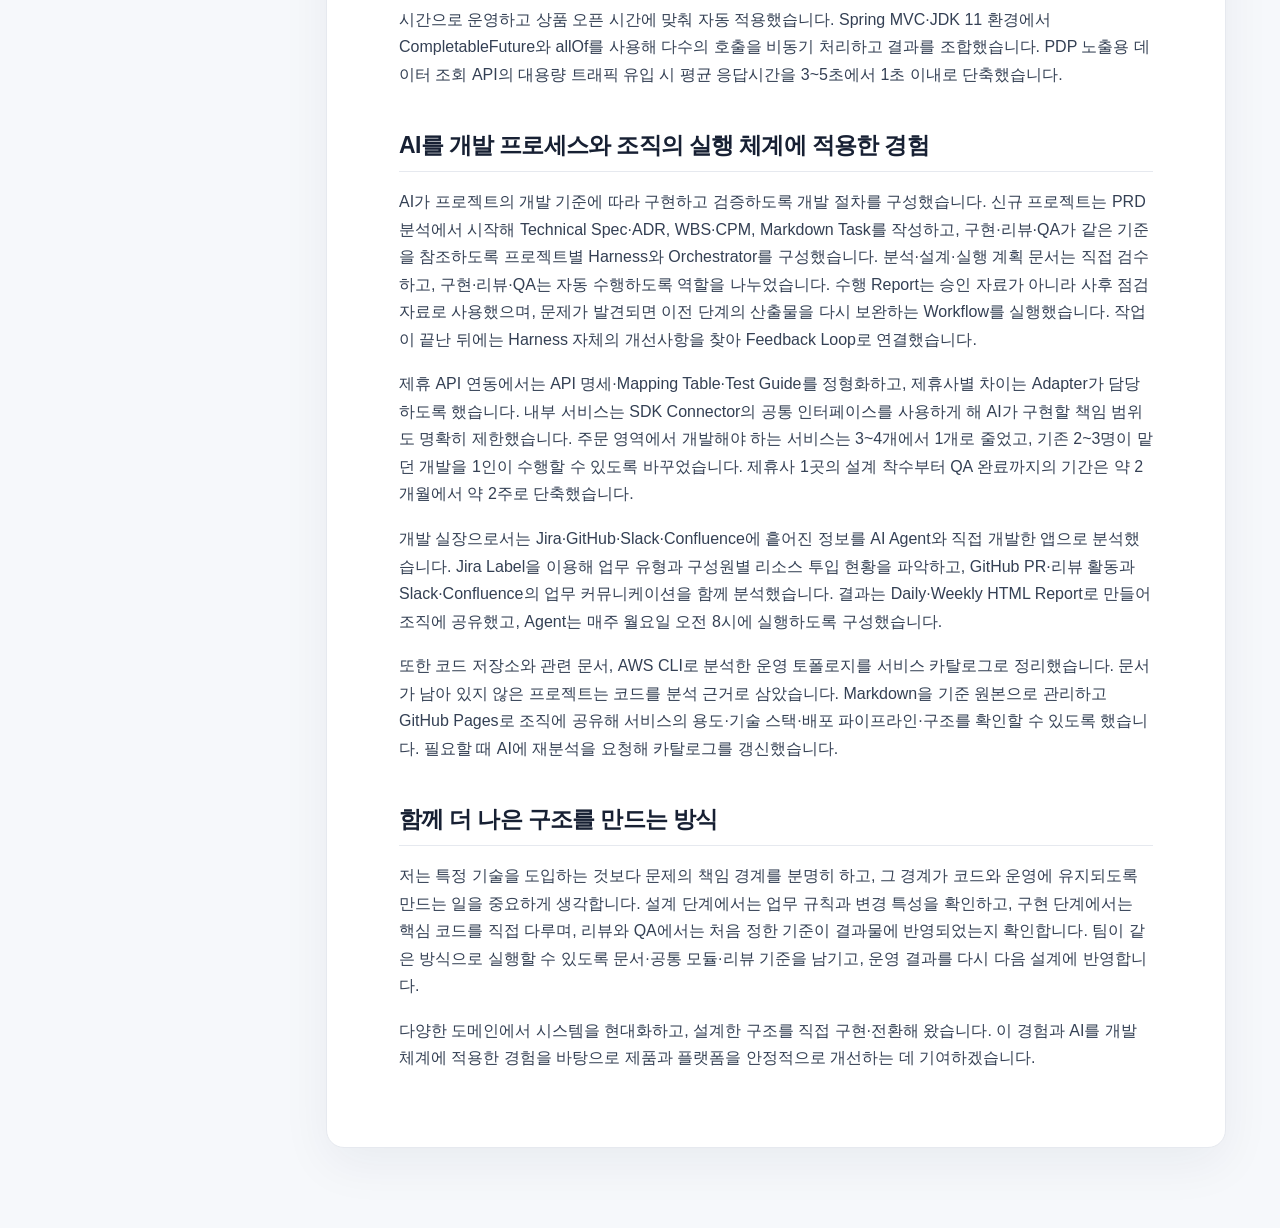
<file: aa/coverletter.html>
<!doctype html>
<html lang="ko"><head><meta charset="utf-8"><meta name="viewport" content="width=device-width, initial-scale=1">
<title>지윤성 | Application Architect 자기소개서 · 지윤성</title><link rel="stylesheet" href="assets/style.css"></head><body>
<div class="site-shell"><aside class="sidebar"><a class="brand" href="index.html"><span class="brand-mark">JY</span><span><strong>지윤성</strong><small>Application Architect</small></span></a><div class="nav-label">DOCUMENTS</div><nav aria-label="문서 메뉴"><a class="nav-link active" href="coverletter.html">자기소개</a><a class="nav-link" href="resume.html">이력서</a><a class="nav-link" href="career.html">경력기술</a><a class="nav-link" href="portfolio.html">포트폴리오</a></nav><div class="sidebar-foot">Backend · Full-stack · AI-assisted Engineering</div></aside>
<main class="content"><div class="content-inner"><h1>지윤성 | Application Architect 자기소개서</h1>
<p>010-4198-0392 · ysjee141@gmail.com</p>
<h2>개발을 좋아하고, 배운 것을 실제로 동작하게 만드는 아키텍트</h2>
<p>저는 개발과 기술을 좋아합니다. 새로운 기술이 나오면 개념을 읽는 데서 멈추지 않고 PoC나 토이 프로젝트로 직접 적용해 보며, 실제로 동작하는 구조와 아직 해결되지 않은 한계를 확인합니다. 아키텍처도 서적과 실무 사례를 통해 꾸준히 학습하고, 배운 원칙이 현재 시스템의 문제를 해결하는 데 도움이 되는지 검토한 뒤 업무에 적용해 왔습니다.</p>
<p>개인 프로젝트에서도 AI를 활용해 앱을 개발하며 새로운 기술을 직접 적용해 봅니다. 다양한 도메인과 기술 경험을 새로운 문제에 적용하고, 설계한 구조가 실제로 동작하는 것을 확인하는 과정에서 즐거움을 느낍니다. 실무에서는 프로젝트별 개발 Harness와 명세 기반 개발을 적용하고, 구현 결과를 리뷰·QA와 사후 점검으로 확인하는 체계를 구축했습니다.</p>
<h2>운영 중인 서비스를 이해하고, 실제로 바꾸는 아키텍트</h2>
<p>저는 새로운 도메인의 업무 규칙과 운영 제약을 빠르게 이해하고, 그 제약 안에서 실제로 동작하는 애플리케이션 구조를 설계해 온 개발자입니다. 공장자동화에서 시작해 웹 솔루션, 그룹웨어, 웹메일, 항공 OTA, 티켓팅으로 경험한 도메인을 넓혀 왔습니다. 도메인이 바뀔 때마다 기존 시스템의 책임과 데이터 흐름을 먼저 파악하고, 문제의 원인이 있는 계층까지 내려가 필요한 구조를 바꾸는 방식으로 일했습니다.</p>
<p>아키텍처를 문서로만 정의하지 않습니다. 설계한 경계를 핵심 코드와 리뷰 기준으로 연결하고, 운영 중인 서비스에 단계적으로 적용합니다. 서비스가 멈추지 않아야 하는 상황에서는 전환 순서와 영향 범위를 나누고, 팀이 지속적으로 변경할 수 있도록 공통 모듈과 개발 기준을 함께 정리합니다.</p>
<p>백엔드를 전문으로 하지만 솔루션을 완성하기 위해 프론트엔드와 인프라, 배포 환경까지 직접 다뤄 왔습니다. 코비젼에서는 웹메일 백엔드·메일 서버와 함께 jQuery 프론트엔드를 화면 단위 모듈과 Lazy Loader 구조로 정비하고, 모듈 기준의 trigger·function 바인딩 규칙을 팀에 전파했습니다. 굿센에서는 AngularJS로 신규 서비스의 프론트엔드 전체를 구축해 웹메일을 포함한 서비스를 출시했고, 타이드스퀘어에서는 Vue.js 기반 Back Office를 개발했습니다.</p>
<p>놀유니버스에서는 React 기반 PDP 정적 자산을 Java WAS에서 CloudFront·S3로 분리하고, EC2 기반 서비스를 ECS로 재구축했습니다. 이후 신규 프로젝트에는 Next.js를 도입해 표준으로 정착시켰습니다. AWS 기반 인프라 설계, GitHub 브랜치 전략 수립, CI/CD 표준화까지 연결해 개발한 솔루션이 배포되고 운영되는 전체 흐름을 다뤄 왔습니다.</p>
<h2>레거시와 대용량 트래픽 문제를 구조적으로 개선한 경험</h2>
<p>놀유니버스에서는 장르·디바이스·채널·언어별로 나뉘어 있던 11개 티켓팅 시스템을 단일 플랫폼으로 통합하는 TF의 아키텍트·리더로 참여했습니다. 기존 시스템에는 오랜 기간 축적된 업무 규칙과 Stored Procedure가 있었고, 판매를 중단하지 않은 상태에서 상품별로 전환해야 했습니다.</p>
<p>저는 공통 기능과 정책 차이를 분석해 단일 소스의 플랫폼 경계를 설계하고, 좌석 없는 전시 상품부터 적용하는 전환 순서를 정했습니다. 좌석 데이터는 DocumentDB로 분리하고, Stored Procedure에 있던 비즈니스 로직은 Java·Kotlin 애플리케이션 계층으로 이동했습니다. 결제 완료 이후 주문 생성에는 Kafka 이벤트를 적용했습니다. 통합 결과 동일한 요구사항의 개발·반영 대상이 11개 시스템에서 1개 서비스로 줄었습니다. 2026-09-22 기준 공연·전시·스포츠를 포함한 전체 티켓팅 판매 상품의 약 95%가 신규 플랫폼에서 판매되고 있습니다.</p>
<p>대형 공연의 상품 상세 페이지에서는 여러 백엔드 API를 동기식으로 호출해 데이터를 조합하는 구조가 대용량 트래픽에서 병목이 되었습니다. 선예매 인증 정보는 실시간 조회를 유지하고 공연정보·캐스팅 등 메타데이터만 캐시하도록 최신성 요구를 분리했습니다. 평시 TTL은 5분, 대형 공연 판매 직전과 판매 중에는 1시간으로 운영하고 상품 오픈 시간에 맞춰 자동 적용했습니다. Spring MVC·JDK 11 환경에서 CompletableFuture와 allOf를 사용해 다수의 호출을 비동기 처리하고 결과를 조합했습니다. PDP 노출용 데이터 조회 API의 대용량 트래픽 유입 시 평균 응답시간을 3~5초에서 1초 이내로 단축했습니다.</p>
<h2>AI를 개발 프로세스와 조직의 실행 체계에 적용한 경험</h2>
<p>AI가 프로젝트의 개발 기준에 따라 구현하고 검증하도록 개발 절차를 구성했습니다. 신규 프로젝트는 PRD 분석에서 시작해 Technical Spec·ADR, WBS·CPM, Markdown Task를 작성하고, 구현·리뷰·QA가 같은 기준을 참조하도록 프로젝트별 Harness와 Orchestrator를 구성했습니다. 분석·설계·실행 계획 문서는 직접 검수하고, 구현·리뷰·QA는 자동 수행하도록 역할을 나누었습니다. 수행 Report는 승인 자료가 아니라 사후 점검 자료로 사용했으며, 문제가 발견되면 이전 단계의 산출물을 다시 보완하는 Workflow를 실행했습니다. 작업이 끝난 뒤에는 Harness 자체의 개선사항을 찾아 Feedback Loop로 연결했습니다.</p>
<p>제휴 API 연동에서는 API 명세·Mapping Table·Test Guide를 정형화하고, 제휴사별 차이는 Adapter가 담당하도록 했습니다. 내부 서비스는 SDK Connector의 공통 인터페이스를 사용하게 해 AI가 구현할 책임 범위도 명확히 제한했습니다. 주문 영역에서 개발해야 하는 서비스는 3~4개에서 1개로 줄었고, 기존 2~3명이 맡던 개발을 1인이 수행할 수 있도록 바꾸었습니다. 제휴사 1곳의 설계 착수부터 QA 완료까지의 기간은 약 2개월에서 약 2주로 단축했습니다.</p>
<p>개발 실장으로서는 Jira·GitHub·Slack·Confluence에 흩어진 정보를 AI Agent와 직접 개발한 앱으로 분석했습니다. Jira Label을 이용해 업무 유형과 구성원별 리소스 투입 현황을 파악하고, GitHub PR·리뷰 활동과 Slack·Confluence의 업무 커뮤니케이션을 함께 분석했습니다. 결과는 Daily·Weekly HTML Report로 만들어 조직에 공유했고, Agent는 매주 월요일 오전 8시에 실행하도록 구성했습니다.</p>
<p>또한 코드 저장소와 관련 문서, AWS CLI로 분석한 운영 토폴로지를 서비스 카탈로그로 정리했습니다. 문서가 남아 있지 않은 프로젝트는 코드를 분석 근거로 삼았습니다. Markdown을 기준 원본으로 관리하고 GitHub Pages로 조직에 공유해 서비스의 용도·기술 스택·배포 파이프라인·구조를 확인할 수 있도록 했습니다. 필요할 때 AI에 재분석을 요청해 카탈로그를 갱신했습니다.</p>
<h2>함께 더 나은 구조를 만드는 방식</h2>
<p>저는 특정 기술을 도입하는 것보다 문제의 책임 경계를 분명히 하고, 그 경계가 코드와 운영에 유지되도록 만드는 일을 중요하게 생각합니다. 설계 단계에서는 업무 규칙과 변경 특성을 확인하고, 구현 단계에서는 핵심 코드를 직접 다루며, 리뷰와 QA에서는 처음 정한 기준이 결과물에 반영되었는지 확인합니다. 팀이 같은 방식으로 실행할 수 있도록 문서·공통 모듈·리뷰 기준을 남기고, 운영 결과를 다시 다음 설계에 반영합니다.</p>
<p>다양한 도메인에서 시스템을 현대화하고, 설계한 구조를 직접 구현·전환해 왔습니다. 이 경험과 AI를 개발 체계에 적용한 경험을 바탕으로 제품과 플랫폼을 안정적으로 개선하는 데 기여하겠습니다.</p></div></main></div></body></html>
</file>
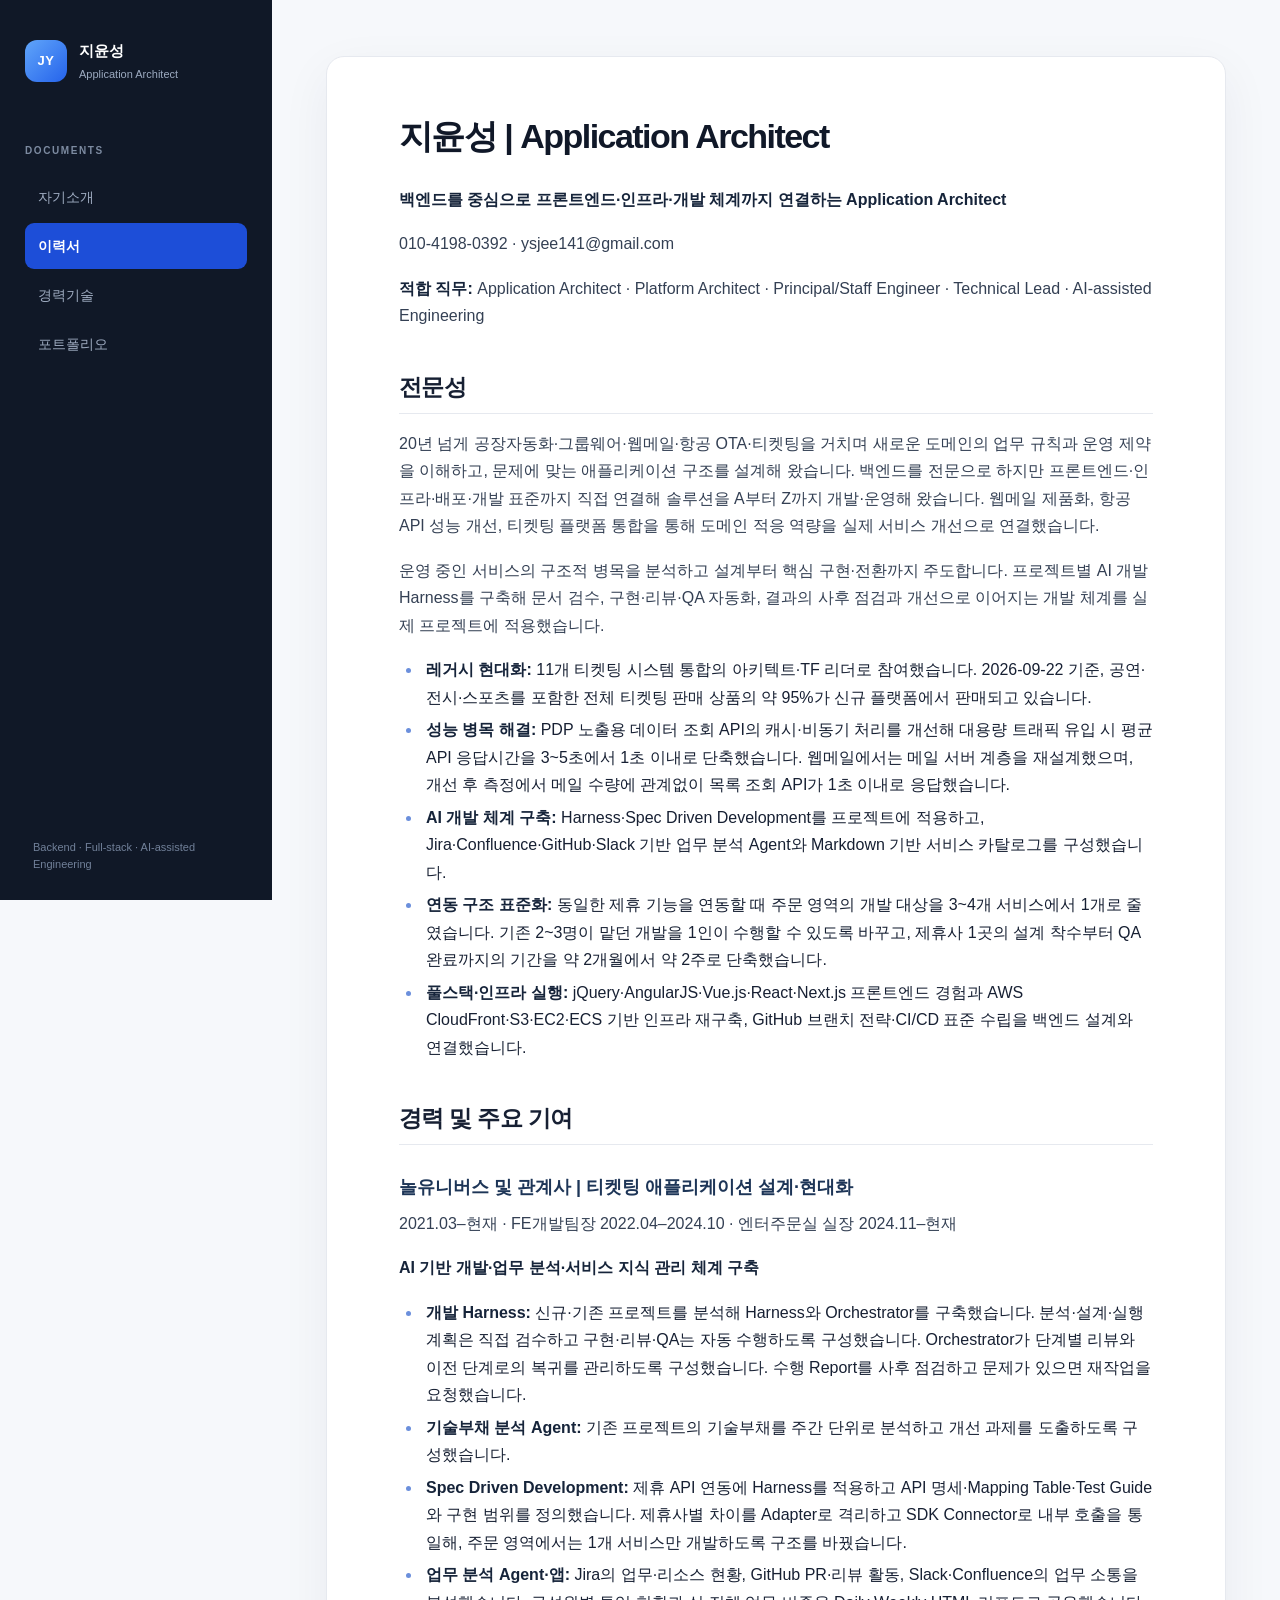
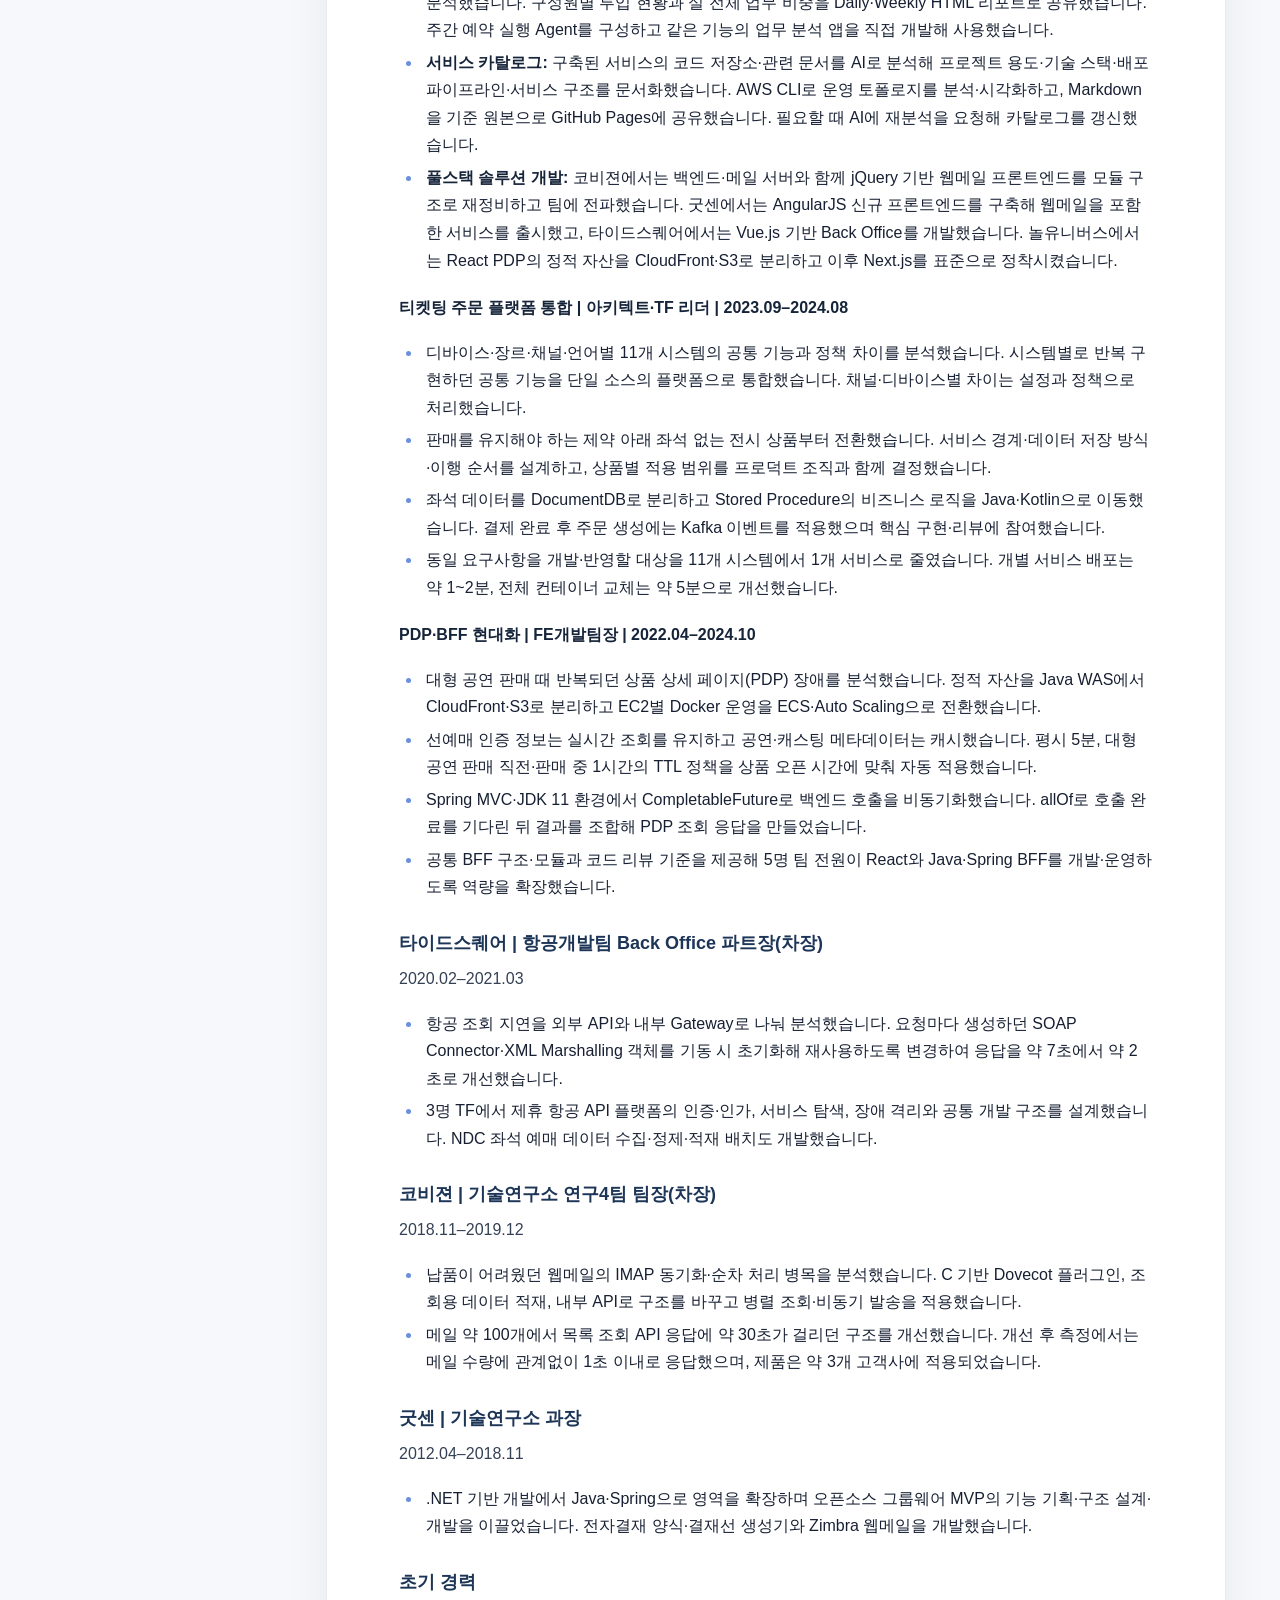
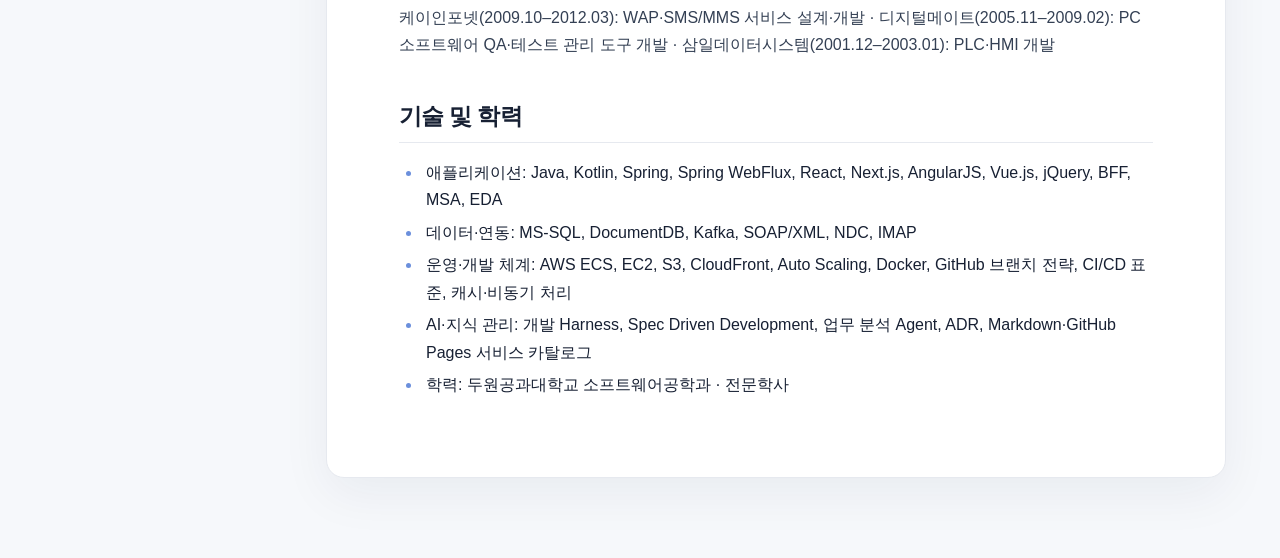
<file: aa/resume.html>
<!doctype html>
<html lang="ko"><head><meta charset="utf-8"><meta name="viewport" content="width=device-width, initial-scale=1">
<title>지윤성 | Application Architect · 지윤성</title><link rel="stylesheet" href="assets/style.css"></head><body>
<div class="site-shell"><aside class="sidebar"><a class="brand" href="index.html"><span class="brand-mark">JY</span><span><strong>지윤성</strong><small>Application Architect</small></span></a><div class="nav-label">DOCUMENTS</div><nav aria-label="문서 메뉴"><a class="nav-link" href="coverletter.html">자기소개</a><a class="nav-link active" href="resume.html">이력서</a><a class="nav-link" href="career.html">경력기술</a><a class="nav-link" href="portfolio.html">포트폴리오</a></nav><div class="sidebar-foot">Backend · Full-stack · AI-assisted Engineering</div></aside>
<main class="content"><div class="content-inner"><h1>지윤성 | Application Architect</h1>
<p><strong>백엔드를 중심으로 프론트엔드·인프라·개발 체계까지 연결하는 Application Architect</strong></p>
<p>010-4198-0392 · ysjee141@gmail.com</p>
<p><strong>적합 직무:</strong> Application Architect · Platform Architect · Principal/Staff Engineer · Technical Lead · AI-assisted Engineering</p>
<h2>전문성</h2>
<p>20년 넘게 공장자동화·그룹웨어·웹메일·항공 OTA·티켓팅을 거치며 새로운 도메인의 업무 규칙과 운영 제약을 이해하고, 문제에 맞는 애플리케이션 구조를 설계해 왔습니다. 백엔드를 전문으로 하지만 프론트엔드·인프라·배포·개발 표준까지 직접 연결해 솔루션을 A부터 Z까지 개발·운영해 왔습니다. 웹메일 제품화, 항공 API 성능 개선, 티켓팅 플랫폼 통합을 통해 도메인 적응 역량을 실제 서비스 개선으로 연결했습니다.</p>
<p>운영 중인 서비스의 구조적 병목을 분석하고 설계부터 핵심 구현·전환까지 주도합니다. 프로젝트별 AI 개발 Harness를 구축해 문서 검수, 구현·리뷰·QA 자동화, 결과의 사후 점검과 개선으로 이어지는 개발 체계를 실제 프로젝트에 적용했습니다.</p>
<ul><li><strong>레거시 현대화:</strong> 11개 티켓팅 시스템 통합의 아키텍트·TF 리더로 참여했습니다. 2026-09-22 기준, 공연·전시·스포츠를 포함한 전체 티켓팅 판매 상품의 약 95%가 신규 플랫폼에서 판매되고 있습니다.</li><li><strong>성능 병목 해결:</strong> PDP 노출용 데이터 조회 API의 캐시·비동기 처리를 개선해 대용량 트래픽 유입 시 평균 API 응답시간을 3~5초에서 1초 이내로 단축했습니다. 웹메일에서는 메일 서버 계층을 재설계했으며, 개선 후 측정에서 메일 수량에 관계없이 목록 조회 API가 1초 이내로 응답했습니다.</li><li><strong>AI 개발 체계 구축:</strong> Harness·Spec Driven Development를 프로젝트에 적용하고, Jira·Confluence·GitHub·Slack 기반 업무 분석 Agent와 Markdown 기반 서비스 카탈로그를 구성했습니다.</li><li><strong>연동 구조 표준화:</strong> 동일한 제휴 기능을 연동할 때 주문 영역의 개발 대상을 3~4개 서비스에서 1개로 줄였습니다. 기존 2~3명이 맡던 개발을 1인이 수행할 수 있도록 바꾸고, 제휴사 1곳의 설계 착수부터 QA 완료까지의 기간을 약 2개월에서 약 2주로 단축했습니다.</li><li><strong>풀스택·인프라 실행:</strong> jQuery·AngularJS·Vue.js·React·Next.js 프론트엔드 경험과 AWS CloudFront·S3·EC2·ECS 기반 인프라 재구축, GitHub 브랜치 전략·CI/CD 표준 수립을 백엔드 설계와 연결했습니다.</li></ul>
<h2>경력 및 주요 기여</h2>
<h3>놀유니버스 및 관계사 | 티켓팅 애플리케이션 설계·현대화</h3>
<p>2021.03–현재 · FE개발팀장 2022.04–2024.10 · 엔터주문실 실장 2024.11–현재</p>
<p><strong>AI 기반 개발·업무 분석·서비스 지식 관리 체계 구축</strong></p>
<ul><li><strong>개발 Harness:</strong> 신규·기존 프로젝트를 분석해 Harness와 Orchestrator를 구축했습니다. 분석·설계·실행 계획은 직접 검수하고 구현·리뷰·QA는 자동 수행하도록 구성했습니다. Orchestrator가 단계별 리뷰와 이전 단계로의 복귀를 관리하도록 구성했습니다. 수행 Report를 사후 점검하고 문제가 있으면 재작업을 요청했습니다.</li><li><strong>기술부채 분석 Agent:</strong> 기존 프로젝트의 기술부채를 주간 단위로 분석하고 개선 과제를 도출하도록 구성했습니다.</li><li><strong>Spec Driven Development:</strong> 제휴 API 연동에 Harness를 적용하고 API 명세·Mapping Table·Test Guide와 구현 범위를 정의했습니다. 제휴사별 차이를 Adapter로 격리하고 SDK Connector로 내부 호출을 통일해, 주문 영역에서는 1개 서비스만 개발하도록 구조를 바꿨습니다.</li><li><strong>업무 분석 Agent·앱:</strong> Jira의 업무·리소스 현황, GitHub PR·리뷰 활동, Slack·Confluence의 업무 소통을 분석했습니다. 구성원별 투입 현황과 실 전체 업무 비중을 Daily·Weekly HTML 리포트로 공유했습니다. 주간 예약 실행 Agent를 구성하고 같은 기능의 업무 분석 앱을 직접 개발해 사용했습니다.</li><li><strong>서비스 카탈로그:</strong> 구축된 서비스의 코드 저장소·관련 문서를 AI로 분석해 프로젝트 용도·기술 스택·배포 파이프라인·서비스 구조를 문서화했습니다. AWS CLI로 운영 토폴로지를 분석·시각화하고, Markdown을 기준 원본으로 GitHub Pages에 공유했습니다. 필요할 때 AI에 재분석을 요청해 카탈로그를 갱신했습니다.</li><li><strong>풀스택 솔루션 개발:</strong> 코비젼에서는 백엔드·메일 서버와 함께 jQuery 기반 웹메일 프론트엔드를 모듈 구조로 재정비하고 팀에 전파했습니다. 굿센에서는 AngularJS 신규 프론트엔드를 구축해 웹메일을 포함한 서비스를 출시했고, 타이드스퀘어에서는 Vue.js 기반 Back Office를 개발했습니다. 놀유니버스에서는 React PDP의 정적 자산을 CloudFront·S3로 분리하고 이후 Next.js를 표준으로 정착시켰습니다.</li></ul>
<p><strong>티켓팅 주문 플랫폼 통합 | 아키텍트·TF 리더 | 2023.09–2024.08</strong></p>
<ul><li>디바이스·장르·채널·언어별 11개 시스템의 공통 기능과 정책 차이를 분석했습니다. 시스템별로 반복 구현하던 공통 기능을 단일 소스의 플랫폼으로 통합했습니다. 채널·디바이스별 차이는 설정과 정책으로 처리했습니다.</li><li>판매를 유지해야 하는 제약 아래 좌석 없는 전시 상품부터 전환했습니다. 서비스 경계·데이터 저장 방식·이행 순서를 설계하고, 상품별 적용 범위를 프로덕트 조직과 함께 결정했습니다.</li><li>좌석 데이터를 DocumentDB로 분리하고 Stored Procedure의 비즈니스 로직을 Java·Kotlin으로 이동했습니다. 결제 완료 후 주문 생성에는 Kafka 이벤트를 적용했으며 핵심 구현·리뷰에 참여했습니다.</li><li>동일 요구사항을 개발·반영할 대상을 11개 시스템에서 1개 서비스로 줄였습니다. 개별 서비스 배포는 약 1~2분, 전체 컨테이너 교체는 약 5분으로 개선했습니다.</li></ul>
<p><strong>PDP·BFF 현대화 | FE개발팀장 | 2022.04–2024.10</strong></p>
<ul><li>대형 공연 판매 때 반복되던 상품 상세 페이지(PDP) 장애를 분석했습니다. 정적 자산을 Java WAS에서 CloudFront·S3로 분리하고 EC2별 Docker 운영을 ECS·Auto Scaling으로 전환했습니다.</li><li>선예매 인증 정보는 실시간 조회를 유지하고 공연·캐스팅 메타데이터는 캐시했습니다. 평시 5분, 대형 공연 판매 직전·판매 중 1시간의 TTL 정책을 상품 오픈 시간에 맞춰 자동 적용했습니다.</li><li>Spring MVC·JDK 11 환경에서 CompletableFuture로 백엔드 호출을 비동기화했습니다. allOf로 호출 완료를 기다린 뒤 결과를 조합해 PDP 조회 응답을 만들었습니다.</li><li>공통 BFF 구조·모듈과 코드 리뷰 기준을 제공해 5명 팀 전원이 React와 Java·Spring BFF를 개발·운영하도록 역량을 확장했습니다.</li></ul>
<h3>타이드스퀘어 | 항공개발팀 Back Office 파트장(차장)</h3>
<p>2020.02–2021.03</p>
<ul><li>항공 조회 지연을 외부 API와 내부 Gateway로 나눠 분석했습니다. 요청마다 생성하던 SOAP Connector·XML Marshalling 객체를 기동 시 초기화해 재사용하도록 변경하여 응답을 약 7초에서 약 2초로 개선했습니다.</li><li>3명 TF에서 제휴 항공 API 플랫폼의 인증·인가, 서비스 탐색, 장애 격리와 공통 개발 구조를 설계했습니다. NDC 좌석 예매 데이터 수집·정제·적재 배치도 개발했습니다.</li></ul>
<h3>코비젼 | 기술연구소 연구4팀 팀장(차장)</h3>
<p>2018.11–2019.12</p>
<ul><li>납품이 어려웠던 웹메일의 IMAP 동기화·순차 처리 병목을 분석했습니다. C 기반 Dovecot 플러그인, 조회용 데이터 적재, 내부 API로 구조를 바꾸고 병렬 조회·비동기 발송을 적용했습니다.</li><li>메일 약 100개에서 목록 조회 API 응답에 약 30초가 걸리던 구조를 개선했습니다. 개선 후 측정에서는 메일 수량에 관계없이 1초 이내로 응답했으며, 제품은 약 3개 고객사에 적용되었습니다.</li></ul>
<h3>굿센 | 기술연구소 과장</h3>
<p>2012.04–2018.11</p>
<ul><li>.NET 기반 개발에서 Java·Spring으로 영역을 확장하며 오픈소스 그룹웨어 MVP의 기능 기획·구조 설계·개발을 이끌었습니다. 전자결재 양식·결재선 생성기와 Zimbra 웹메일을 개발했습니다.</li></ul>
<h3>초기 경력</h3>
<p>케이인포넷(2009.10–2012.03): WAP·SMS/MMS 서비스 설계·개발 · 디지털메이트(2005.11–2009.02): PC 소프트웨어 QA·테스트 관리 도구 개발 · 삼일데이터시스템(2001.12–2003.01): PLC·HMI 개발</p>
<h2>기술 및 학력</h2>
<ul><li>애플리케이션: Java, Kotlin, Spring, Spring WebFlux, React, Next.js, AngularJS, Vue.js, jQuery, BFF, MSA, EDA</li><li>데이터·연동: MS-SQL, DocumentDB, Kafka, SOAP/XML, NDC, IMAP</li><li>운영·개발 체계: AWS ECS, EC2, S3, CloudFront, Auto Scaling, Docker, GitHub 브랜치 전략, CI/CD 표준, 캐시·비동기 처리</li><li>AI·지식 관리: 개발 Harness, Spec Driven Development, 업무 분석 Agent, ADR, Markdown·GitHub Pages 서비스 카탈로그</li><li>학력: 두원공과대학교 소프트웨어공학과 · 전문학사</li></ul></div></main></div></body></html>
</file>
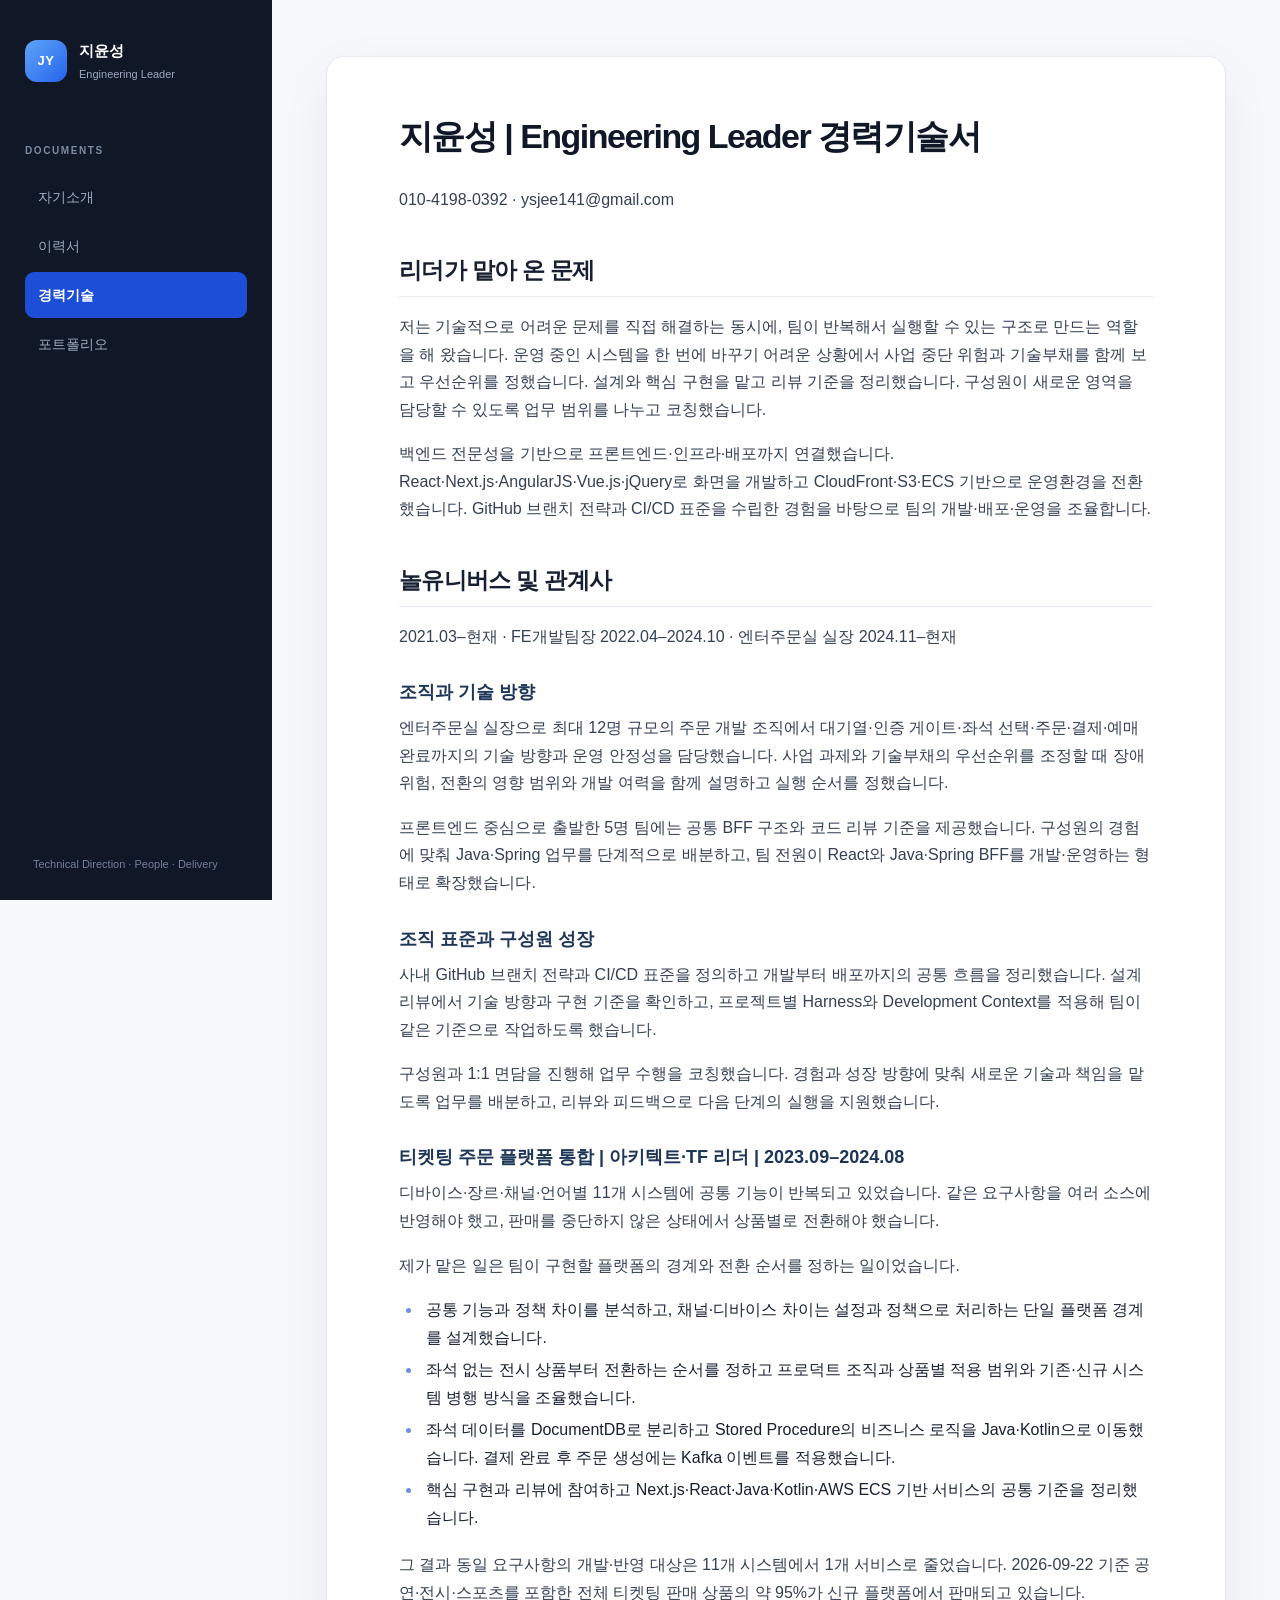
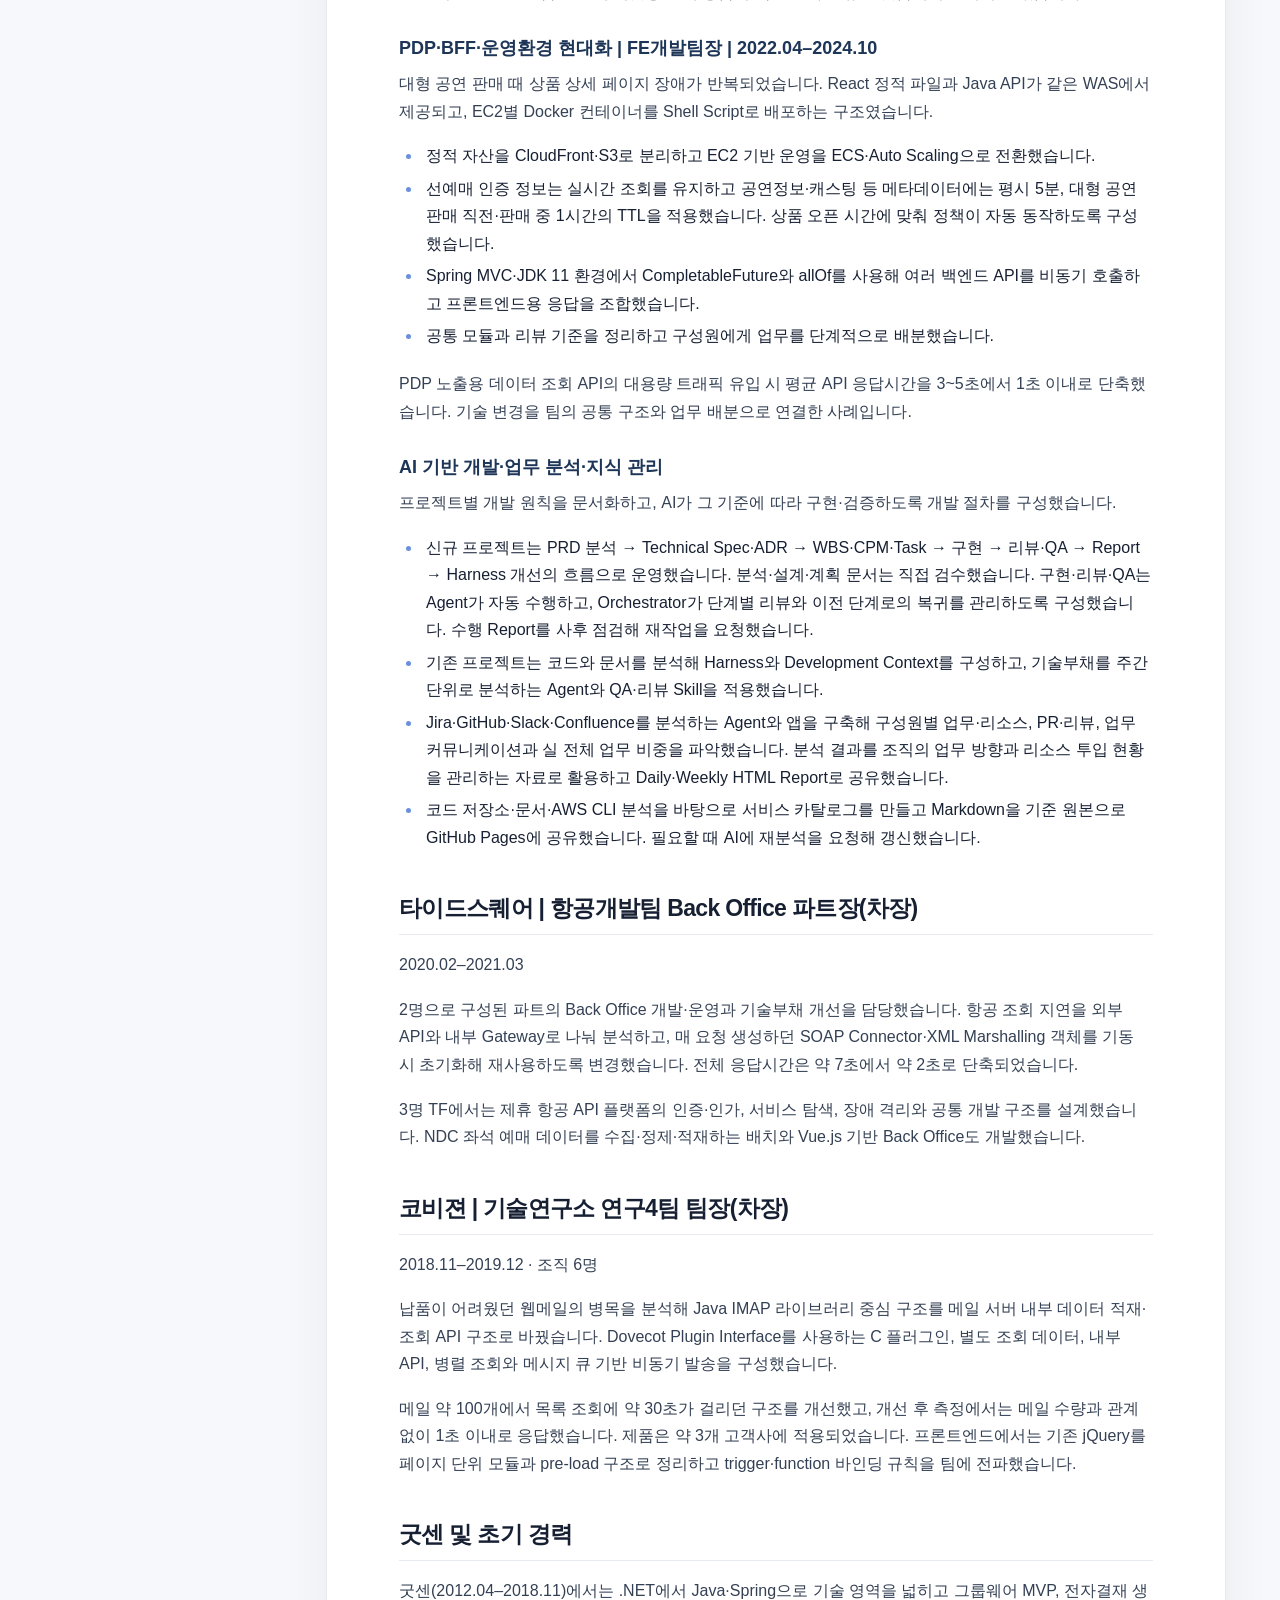
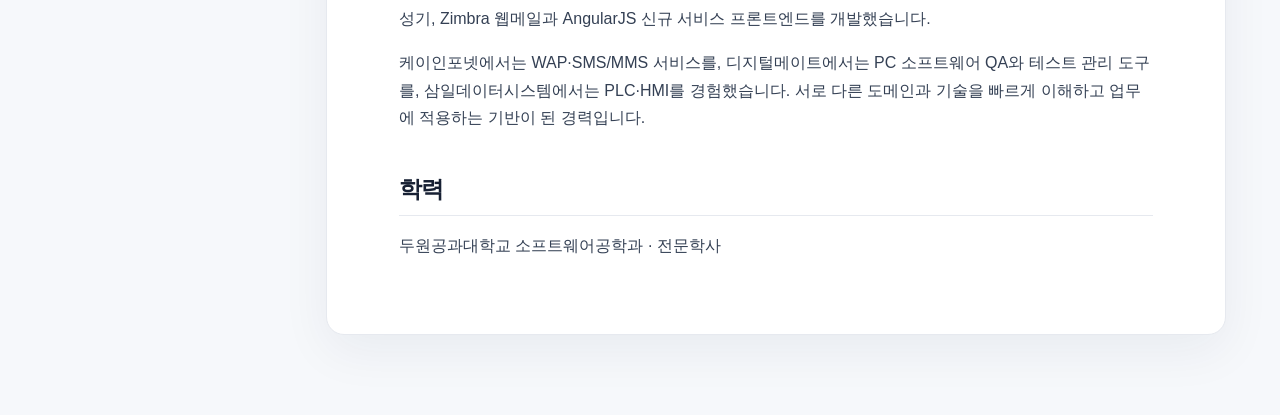
<file: engineering-leader/career.html>
<!doctype html>
<html lang="ko"><head><meta charset="utf-8"><meta name="viewport" content="width=device-width, initial-scale=1">
<title>지윤성 | Engineering Leader 경력기술서 · 지윤성</title><link rel="stylesheet" href="assets/style.css"></head><body>
<div class="site-shell"><aside class="sidebar"><a class="brand" href="index.html"><span class="brand-mark">JY</span><span><strong>지윤성</strong><small>Engineering Leader</small></span></a><div class="nav-label">DOCUMENTS</div><nav aria-label="문서 메뉴"><a class="nav-link" href="coverletter.html">자기소개</a><a class="nav-link" href="resume.html">이력서</a><a class="nav-link active" href="career.html">경력기술</a><a class="nav-link" href="portfolio.html">포트폴리오</a></nav><div class="sidebar-foot">Technical Direction · People · Delivery</div></aside>
<main class="content"><div class="content-inner"><h1>지윤성 | Engineering Leader 경력기술서</h1>
<p>010-4198-0392 · ysjee141@gmail.com</p>
<h2>리더가 맡아 온 문제</h2>
<p>저는 기술적으로 어려운 문제를 직접 해결하는 동시에, 팀이 반복해서 실행할 수 있는 구조로 만드는 역할을 해 왔습니다. 운영 중인 시스템을 한 번에 바꾸기 어려운 상황에서 사업 중단 위험과 기술부채를 함께 보고 우선순위를 정했습니다. 설계와 핵심 구현을 맡고 리뷰 기준을 정리했습니다. 구성원이 새로운 영역을 담당할 수 있도록 업무 범위를 나누고 코칭했습니다.</p>
<p>백엔드 전문성을 기반으로 프론트엔드·인프라·배포까지 연결했습니다. React·Next.js·AngularJS·Vue.js·jQuery로 화면을 개발하고 CloudFront·S3·ECS 기반으로 운영환경을 전환했습니다. GitHub 브랜치 전략과 CI/CD 표준을 수립한 경험을 바탕으로 팀의 개발·배포·운영을 조율합니다.</p>
<h2>놀유니버스 및 관계사</h2>
<p>2021.03–현재 · FE개발팀장 2022.04–2024.10 · 엔터주문실 실장 2024.11–현재</p>
<h3>조직과 기술 방향</h3>
<p>엔터주문실 실장으로 최대 12명 규모의 주문 개발 조직에서 대기열·인증 게이트·좌석 선택·주문·결제·예매 완료까지의 기술 방향과 운영 안정성을 담당했습니다. 사업 과제와 기술부채의 우선순위를 조정할 때 장애 위험, 전환의 영향 범위와 개발 여력을 함께 설명하고 실행 순서를 정했습니다.</p>
<p>프론트엔드 중심으로 출발한 5명 팀에는 공통 BFF 구조와 코드 리뷰 기준을 제공했습니다. 구성원의 경험에 맞춰 Java·Spring 업무를 단계적으로 배분하고, 팀 전원이 React와 Java·Spring BFF를 개발·운영하는 형태로 확장했습니다.</p>
<h3>조직 표준과 구성원 성장</h3>
<p>사내 GitHub 브랜치 전략과 CI/CD 표준을 정의하고 개발부터 배포까지의 공통 흐름을 정리했습니다. 설계 리뷰에서 기술 방향과 구현 기준을 확인하고, 프로젝트별 Harness와 Development Context를 적용해 팀이 같은 기준으로 작업하도록 했습니다.</p>
<p>구성원과 1:1 면담을 진행해 업무 수행을 코칭했습니다. 경험과 성장 방향에 맞춰 새로운 기술과 책임을 맡도록 업무를 배분하고, 리뷰와 피드백으로 다음 단계의 실행을 지원했습니다.</p>
<h3>티켓팅 주문 플랫폼 통합 | 아키텍트·TF 리더 | 2023.09–2024.08</h3>
<p>디바이스·장르·채널·언어별 11개 시스템에 공통 기능이 반복되고 있었습니다. 같은 요구사항을 여러 소스에 반영해야 했고, 판매를 중단하지 않은 상태에서 상품별로 전환해야 했습니다.</p>
<p>제가 맡은 일은 팀이 구현할 플랫폼의 경계와 전환 순서를 정하는 일이었습니다.</p>
<ul><li>공통 기능과 정책 차이를 분석하고, 채널·디바이스 차이는 설정과 정책으로 처리하는 단일 플랫폼 경계를 설계했습니다.</li><li>좌석 없는 전시 상품부터 전환하는 순서를 정하고 프로덕트 조직과 상품별 적용 범위와 기존·신규 시스템 병행 방식을 조율했습니다.</li><li>좌석 데이터를 DocumentDB로 분리하고 Stored Procedure의 비즈니스 로직을 Java·Kotlin으로 이동했습니다. 결제 완료 후 주문 생성에는 Kafka 이벤트를 적용했습니다.</li><li>핵심 구현과 리뷰에 참여하고 Next.js·React·Java·Kotlin·AWS ECS 기반 서비스의 공통 기준을 정리했습니다.</li></ul>
<p>그 결과 동일 요구사항의 개발·반영 대상은 11개 시스템에서 1개 서비스로 줄었습니다. 2026-09-22 기준 공연·전시·스포츠를 포함한 전체 티켓팅 판매 상품의 약 95%가 신규 플랫폼에서 판매되고 있습니다.</p>
<h3>PDP·BFF·운영환경 현대화 | FE개발팀장 | 2022.04–2024.10</h3>
<p>대형 공연 판매 때 상품 상세 페이지 장애가 반복되었습니다. React 정적 파일과 Java API가 같은 WAS에서 제공되고, EC2별 Docker 컨테이너를 Shell Script로 배포하는 구조였습니다.</p>
<ul><li>정적 자산을 CloudFront·S3로 분리하고 EC2 기반 운영을 ECS·Auto Scaling으로 전환했습니다.</li><li>선예매 인증 정보는 실시간 조회를 유지하고 공연정보·캐스팅 등 메타데이터에는 평시 5분, 대형 공연 판매 직전·판매 중 1시간의 TTL을 적용했습니다. 상품 오픈 시간에 맞춰 정책이 자동 동작하도록 구성했습니다.</li><li>Spring MVC·JDK 11 환경에서 CompletableFuture와 allOf를 사용해 여러 백엔드 API를 비동기 호출하고 프론트엔드용 응답을 조합했습니다.</li><li>공통 모듈과 리뷰 기준을 정리하고 구성원에게 업무를 단계적으로 배분했습니다.</li></ul>
<p>PDP 노출용 데이터 조회 API의 대용량 트래픽 유입 시 평균 API 응답시간을 3~5초에서 1초 이내로 단축했습니다. 기술 변경을 팀의 공통 구조와 업무 배분으로 연결한 사례입니다.</p>
<h3>AI 기반 개발·업무 분석·지식 관리</h3>
<p>프로젝트별 개발 원칙을 문서화하고, AI가 그 기준에 따라 구현·검증하도록 개발 절차를 구성했습니다.</p>
<ul><li>신규 프로젝트는 PRD 분석 → Technical Spec·ADR → WBS·CPM·Task → 구현 → 리뷰·QA → Report → Harness 개선의 흐름으로 운영했습니다. 분석·설계·계획 문서는 직접 검수했습니다. 구현·리뷰·QA는 Agent가 자동 수행하고, Orchestrator가 단계별 리뷰와 이전 단계로의 복귀를 관리하도록 구성했습니다. 수행 Report를 사후 점검해 재작업을 요청했습니다.</li><li>기존 프로젝트는 코드와 문서를 분석해 Harness와 Development Context를 구성하고, 기술부채를 주간 단위로 분석하는 Agent와 QA·리뷰 Skill을 적용했습니다.</li><li>Jira·GitHub·Slack·Confluence를 분석하는 Agent와 앱을 구축해 구성원별 업무·리소스, PR·리뷰, 업무 커뮤니케이션과 실 전체 업무 비중을 파악했습니다. 분석 결과를 조직의 업무 방향과 리소스 투입 현황을 관리하는 자료로 활용하고 Daily·Weekly HTML Report로 공유했습니다.</li><li>코드 저장소·문서·AWS CLI 분석을 바탕으로 서비스 카탈로그를 만들고 Markdown을 기준 원본으로 GitHub Pages에 공유했습니다. 필요할 때 AI에 재분석을 요청해 갱신했습니다.</li></ul>
<h2>타이드스퀘어 | 항공개발팀 Back Office 파트장(차장)</h2>
<p>2020.02–2021.03</p>
<p>2명으로 구성된 파트의 Back Office 개발·운영과 기술부채 개선을 담당했습니다. 항공 조회 지연을 외부 API와 내부 Gateway로 나눠 분석하고, 매 요청 생성하던 SOAP Connector·XML Marshalling 객체를 기동 시 초기화해 재사용하도록 변경했습니다. 전체 응답시간은 약 7초에서 약 2초로 단축되었습니다.</p>
<p>3명 TF에서는 제휴 항공 API 플랫폼의 인증·인가, 서비스 탐색, 장애 격리와 공통 개발 구조를 설계했습니다. NDC 좌석 예매 데이터를 수집·정제·적재하는 배치와 Vue.js 기반 Back Office도 개발했습니다.</p>
<h2>코비젼 | 기술연구소 연구4팀 팀장(차장)</h2>
<p>2018.11–2019.12 · 조직 6명</p>
<p>납품이 어려웠던 웹메일의 병목을 분석해 Java IMAP 라이브러리 중심 구조를 메일 서버 내부 데이터 적재·조회 API 구조로 바꿨습니다. Dovecot Plugin Interface를 사용하는 C 플러그인, 별도 조회 데이터, 내부 API, 병렬 조회와 메시지 큐 기반 비동기 발송을 구성했습니다.</p>
<p>메일 약 100개에서 목록 조회에 약 30초가 걸리던 구조를 개선했고, 개선 후 측정에서는 메일 수량과 관계없이 1초 이내로 응답했습니다. 제품은 약 3개 고객사에 적용되었습니다. 프론트엔드에서는 기존 jQuery를 페이지 단위 모듈과 pre-load 구조로 정리하고 trigger·function 바인딩 규칙을 팀에 전파했습니다.</p>
<h2>굿센 및 초기 경력</h2>
<p>굿센(2012.04–2018.11)에서는 .NET에서 Java·Spring으로 기술 영역을 넓히고 그룹웨어 MVP, 전자결재 생성기, Zimbra 웹메일과 AngularJS 신규 서비스 프론트엔드를 개발했습니다.</p>
<p>케이인포넷에서는 WAP·SMS/MMS 서비스를, 디지털메이트에서는 PC 소프트웨어 QA와 테스트 관리 도구를, 삼일데이터시스템에서는 PLC·HMI를 경험했습니다. 서로 다른 도메인과 기술을 빠르게 이해하고 업무에 적용하는 기반이 된 경력입니다.</p>
<h2>학력</h2>
<p>두원공과대학교 소프트웨어공학과 · 전문학사</p></div></main></div></body></html>
</file>
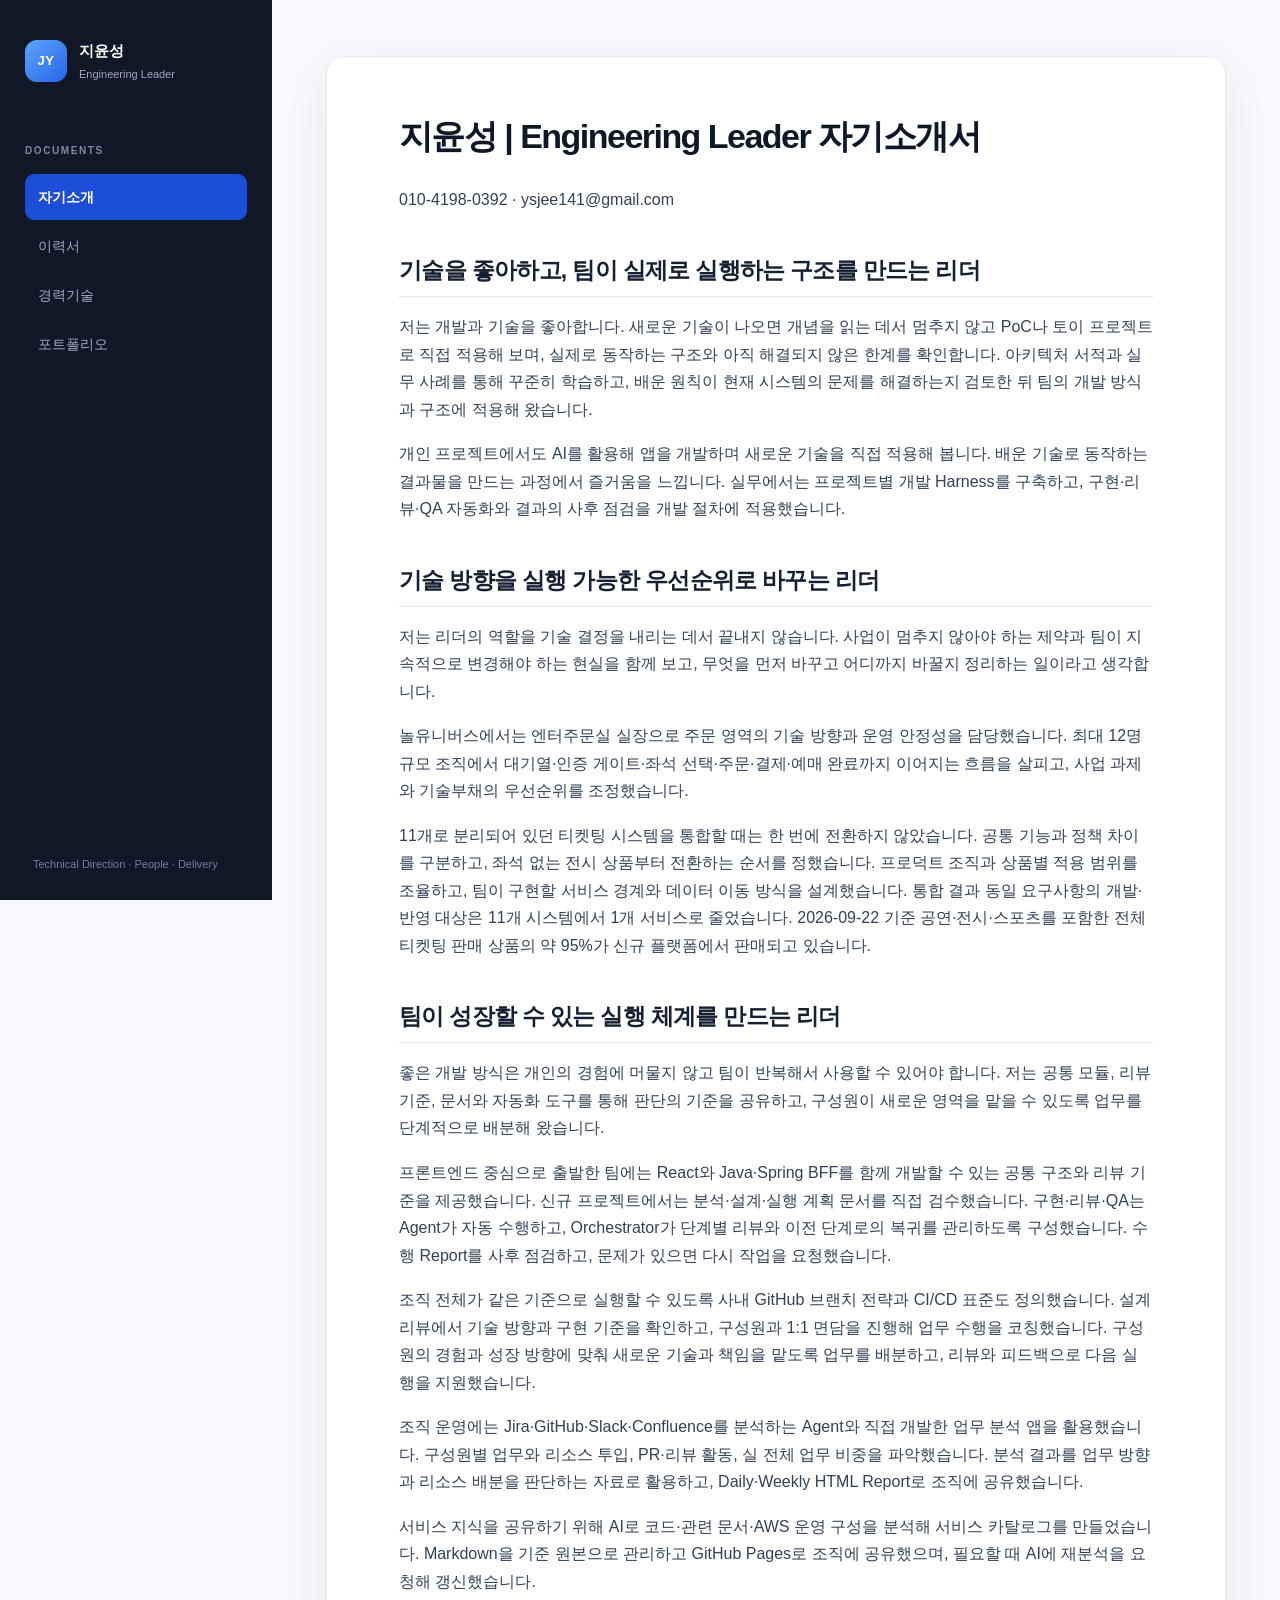
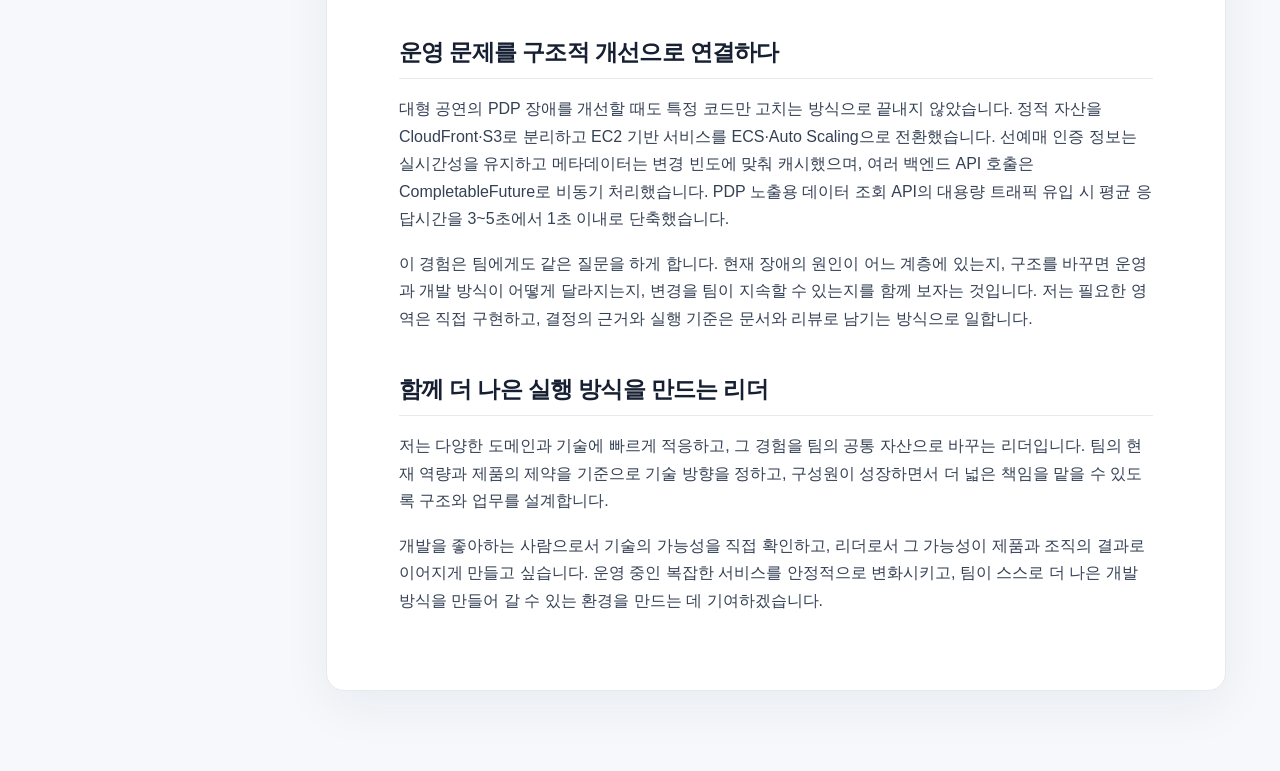
<file: engineering-leader/coverletter.html>
<!doctype html>
<html lang="ko"><head><meta charset="utf-8"><meta name="viewport" content="width=device-width, initial-scale=1">
<title>지윤성 | Engineering Leader 자기소개서 · 지윤성</title><link rel="stylesheet" href="assets/style.css"></head><body>
<div class="site-shell"><aside class="sidebar"><a class="brand" href="index.html"><span class="brand-mark">JY</span><span><strong>지윤성</strong><small>Engineering Leader</small></span></a><div class="nav-label">DOCUMENTS</div><nav aria-label="문서 메뉴"><a class="nav-link active" href="coverletter.html">자기소개</a><a class="nav-link" href="resume.html">이력서</a><a class="nav-link" href="career.html">경력기술</a><a class="nav-link" href="portfolio.html">포트폴리오</a></nav><div class="sidebar-foot">Technical Direction · People · Delivery</div></aside>
<main class="content"><div class="content-inner"><h1>지윤성 | Engineering Leader 자기소개서</h1>
<p>010-4198-0392 · ysjee141@gmail.com</p>
<h2>기술을 좋아하고, 팀이 실제로 실행하는 구조를 만드는 리더</h2>
<p>저는 개발과 기술을 좋아합니다. 새로운 기술이 나오면 개념을 읽는 데서 멈추지 않고 PoC나 토이 프로젝트로 직접 적용해 보며, 실제로 동작하는 구조와 아직 해결되지 않은 한계를 확인합니다. 아키텍처 서적과 실무 사례를 통해 꾸준히 학습하고, 배운 원칙이 현재 시스템의 문제를 해결하는지 검토한 뒤 팀의 개발 방식과 구조에 적용해 왔습니다.</p>
<p>개인 프로젝트에서도 AI를 활용해 앱을 개발하며 새로운 기술을 직접 적용해 봅니다. 배운 기술로 동작하는 결과물을 만드는 과정에서 즐거움을 느낍니다. 실무에서는 프로젝트별 개발 Harness를 구축하고, 구현·리뷰·QA 자동화와 결과의 사후 점검을 개발 절차에 적용했습니다.</p>
<h2>기술 방향을 실행 가능한 우선순위로 바꾸는 리더</h2>
<p>저는 리더의 역할을 기술 결정을 내리는 데서 끝내지 않습니다. 사업이 멈추지 않아야 하는 제약과 팀이 지속적으로 변경해야 하는 현실을 함께 보고, 무엇을 먼저 바꾸고 어디까지 바꿀지 정리하는 일이라고 생각합니다.</p>
<p>놀유니버스에서는 엔터주문실 실장으로 주문 영역의 기술 방향과 운영 안정성을 담당했습니다. 최대 12명 규모 조직에서 대기열·인증 게이트·좌석 선택·주문·결제·예매 완료까지 이어지는 흐름을 살피고, 사업 과제와 기술부채의 우선순위를 조정했습니다.</p>
<p>11개로 분리되어 있던 티켓팅 시스템을 통합할 때는 한 번에 전환하지 않았습니다. 공통 기능과 정책 차이를 구분하고, 좌석 없는 전시 상품부터 전환하는 순서를 정했습니다. 프로덕트 조직과 상품별 적용 범위를 조율하고, 팀이 구현할 서비스 경계와 데이터 이동 방식을 설계했습니다. 통합 결과 동일 요구사항의 개발·반영 대상은 11개 시스템에서 1개 서비스로 줄었습니다. 2026-09-22 기준 공연·전시·스포츠를 포함한 전체 티켓팅 판매 상품의 약 95%가 신규 플랫폼에서 판매되고 있습니다.</p>
<h2>팀이 성장할 수 있는 실행 체계를 만드는 리더</h2>
<p>좋은 개발 방식은 개인의 경험에 머물지 않고 팀이 반복해서 사용할 수 있어야 합니다. 저는 공통 모듈, 리뷰 기준, 문서와 자동화 도구를 통해 판단의 기준을 공유하고, 구성원이 새로운 영역을 맡을 수 있도록 업무를 단계적으로 배분해 왔습니다.</p>
<p>프론트엔드 중심으로 출발한 팀에는 React와 Java·Spring BFF를 함께 개발할 수 있는 공통 구조와 리뷰 기준을 제공했습니다. 신규 프로젝트에서는 분석·설계·실행 계획 문서를 직접 검수했습니다. 구현·리뷰·QA는 Agent가 자동 수행하고, Orchestrator가 단계별 리뷰와 이전 단계로의 복귀를 관리하도록 구성했습니다. 수행 Report를 사후 점검하고, 문제가 있으면 다시 작업을 요청했습니다.</p>
<p>조직 전체가 같은 기준으로 실행할 수 있도록 사내 GitHub 브랜치 전략과 CI/CD 표준도 정의했습니다. 설계 리뷰에서 기술 방향과 구현 기준을 확인하고, 구성원과 1:1 면담을 진행해 업무 수행을 코칭했습니다. 구성원의 경험과 성장 방향에 맞춰 새로운 기술과 책임을 맡도록 업무를 배분하고, 리뷰와 피드백으로 다음 실행을 지원했습니다.</p>
<p>조직 운영에는 Jira·GitHub·Slack·Confluence를 분석하는 Agent와 직접 개발한 업무 분석 앱을 활용했습니다. 구성원별 업무와 리소스 투입, PR·리뷰 활동, 실 전체 업무 비중을 파악했습니다. 분석 결과를 업무 방향과 리소스 배분을 판단하는 자료로 활용하고, Daily·Weekly HTML Report로 조직에 공유했습니다.</p>
<p>서비스 지식을 공유하기 위해 AI로 코드·관련 문서·AWS 운영 구성을 분석해 서비스 카탈로그를 만들었습니다. Markdown을 기준 원본으로 관리하고 GitHub Pages로 조직에 공유했으며, 필요할 때 AI에 재분석을 요청해 갱신했습니다.</p>
<h2>운영 문제를 구조적 개선으로 연결하다</h2>
<p>대형 공연의 PDP 장애를 개선할 때도 특정 코드만 고치는 방식으로 끝내지 않았습니다. 정적 자산을 CloudFront·S3로 분리하고 EC2 기반 서비스를 ECS·Auto Scaling으로 전환했습니다. 선예매 인증 정보는 실시간성을 유지하고 메타데이터는 변경 빈도에 맞춰 캐시했으며, 여러 백엔드 API 호출은 CompletableFuture로 비동기 처리했습니다. PDP 노출용 데이터 조회 API의 대용량 트래픽 유입 시 평균 응답시간을 3~5초에서 1초 이내로 단축했습니다.</p>
<p>이 경험은 팀에게도 같은 질문을 하게 합니다. 현재 장애의 원인이 어느 계층에 있는지, 구조를 바꾸면 운영과 개발 방식이 어떻게 달라지는지, 변경을 팀이 지속할 수 있는지를 함께 보자는 것입니다. 저는 필요한 영역은 직접 구현하고, 결정의 근거와 실행 기준은 문서와 리뷰로 남기는 방식으로 일합니다.</p>
<h2>함께 더 나은 실행 방식을 만드는 리더</h2>
<p>저는 다양한 도메인과 기술에 빠르게 적응하고, 그 경험을 팀의 공통 자산으로 바꾸는 리더입니다. 팀의 현재 역량과 제품의 제약을 기준으로 기술 방향을 정하고, 구성원이 성장하면서 더 넓은 책임을 맡을 수 있도록 구조와 업무를 설계합니다.</p>
<p>개발을 좋아하는 사람으로서 기술의 가능성을 직접 확인하고, 리더로서 그 가능성이 제품과 조직의 결과로 이어지게 만들고 싶습니다. 운영 중인 복잡한 서비스를 안정적으로 변화시키고, 팀이 스스로 더 나은 개발 방식을 만들어 갈 수 있는 환경을 만드는 데 기여하겠습니다.</p></div></main></div></body></html>
</file>
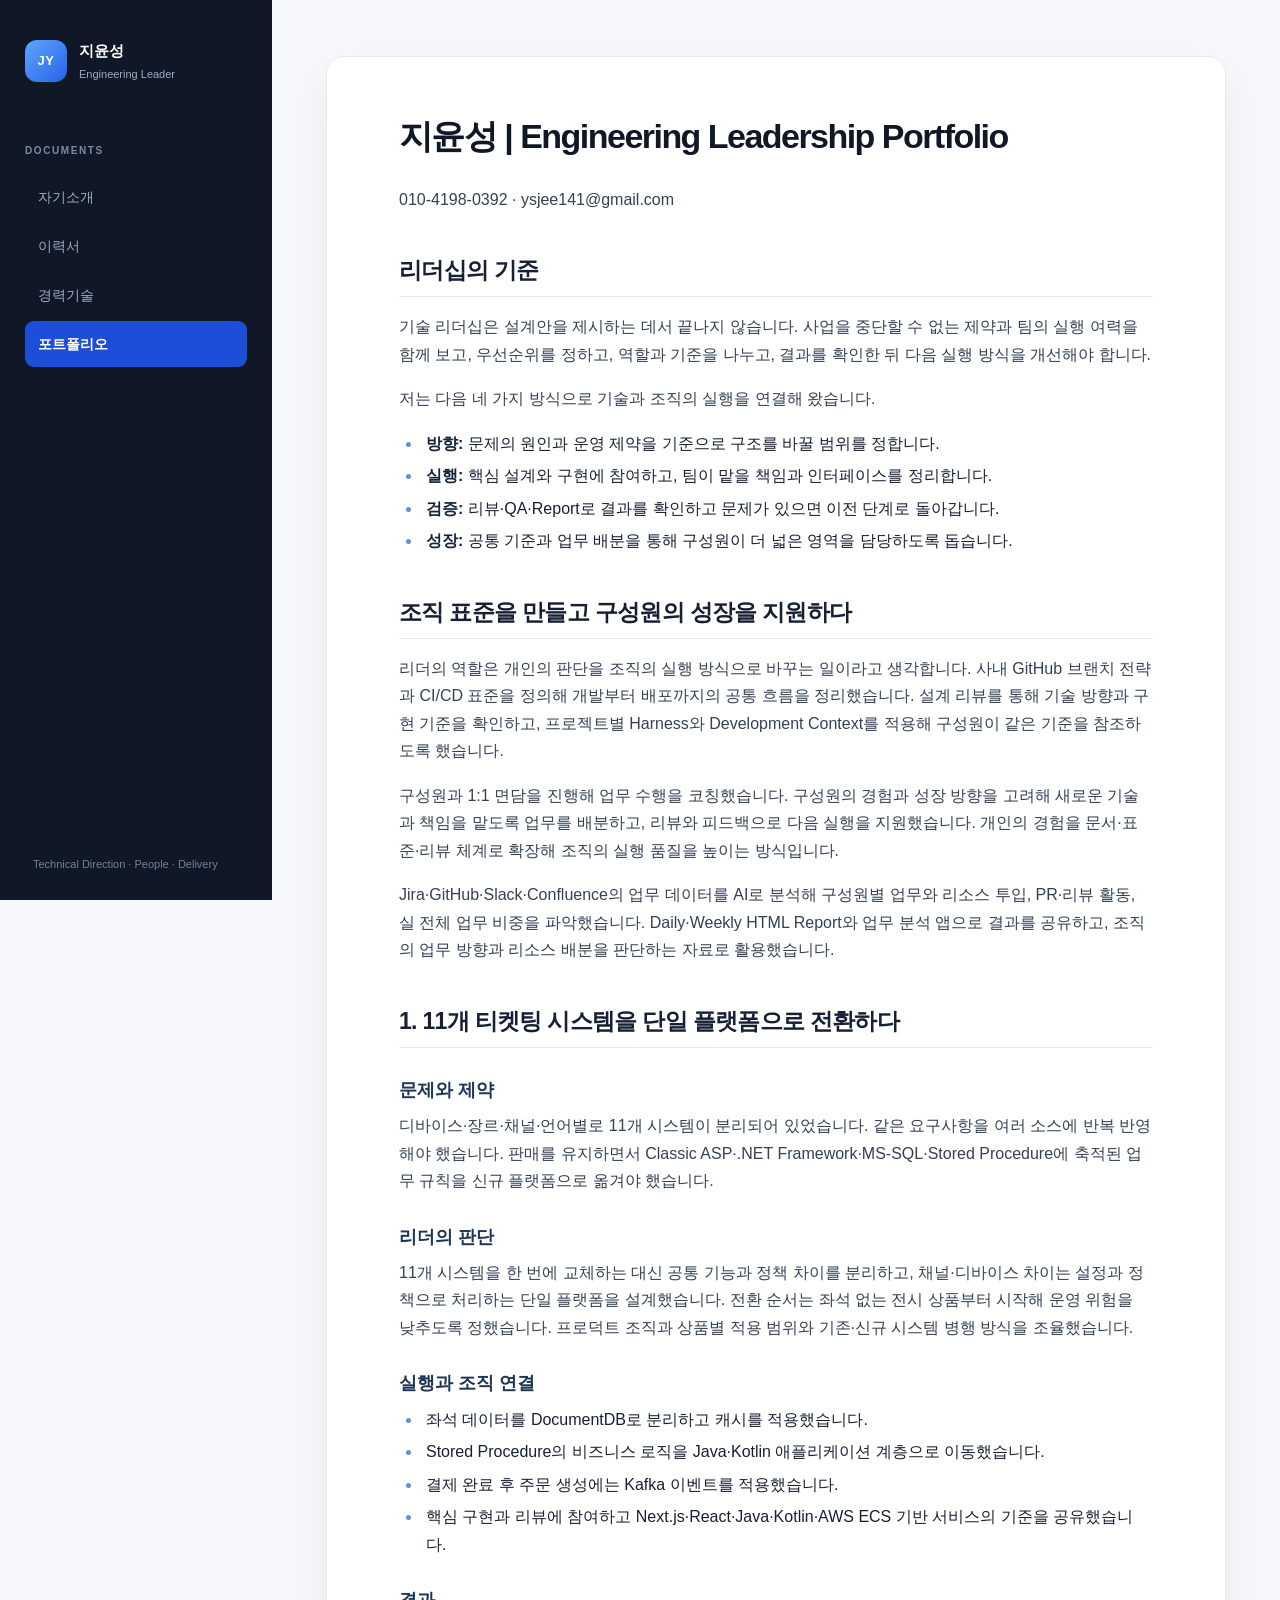
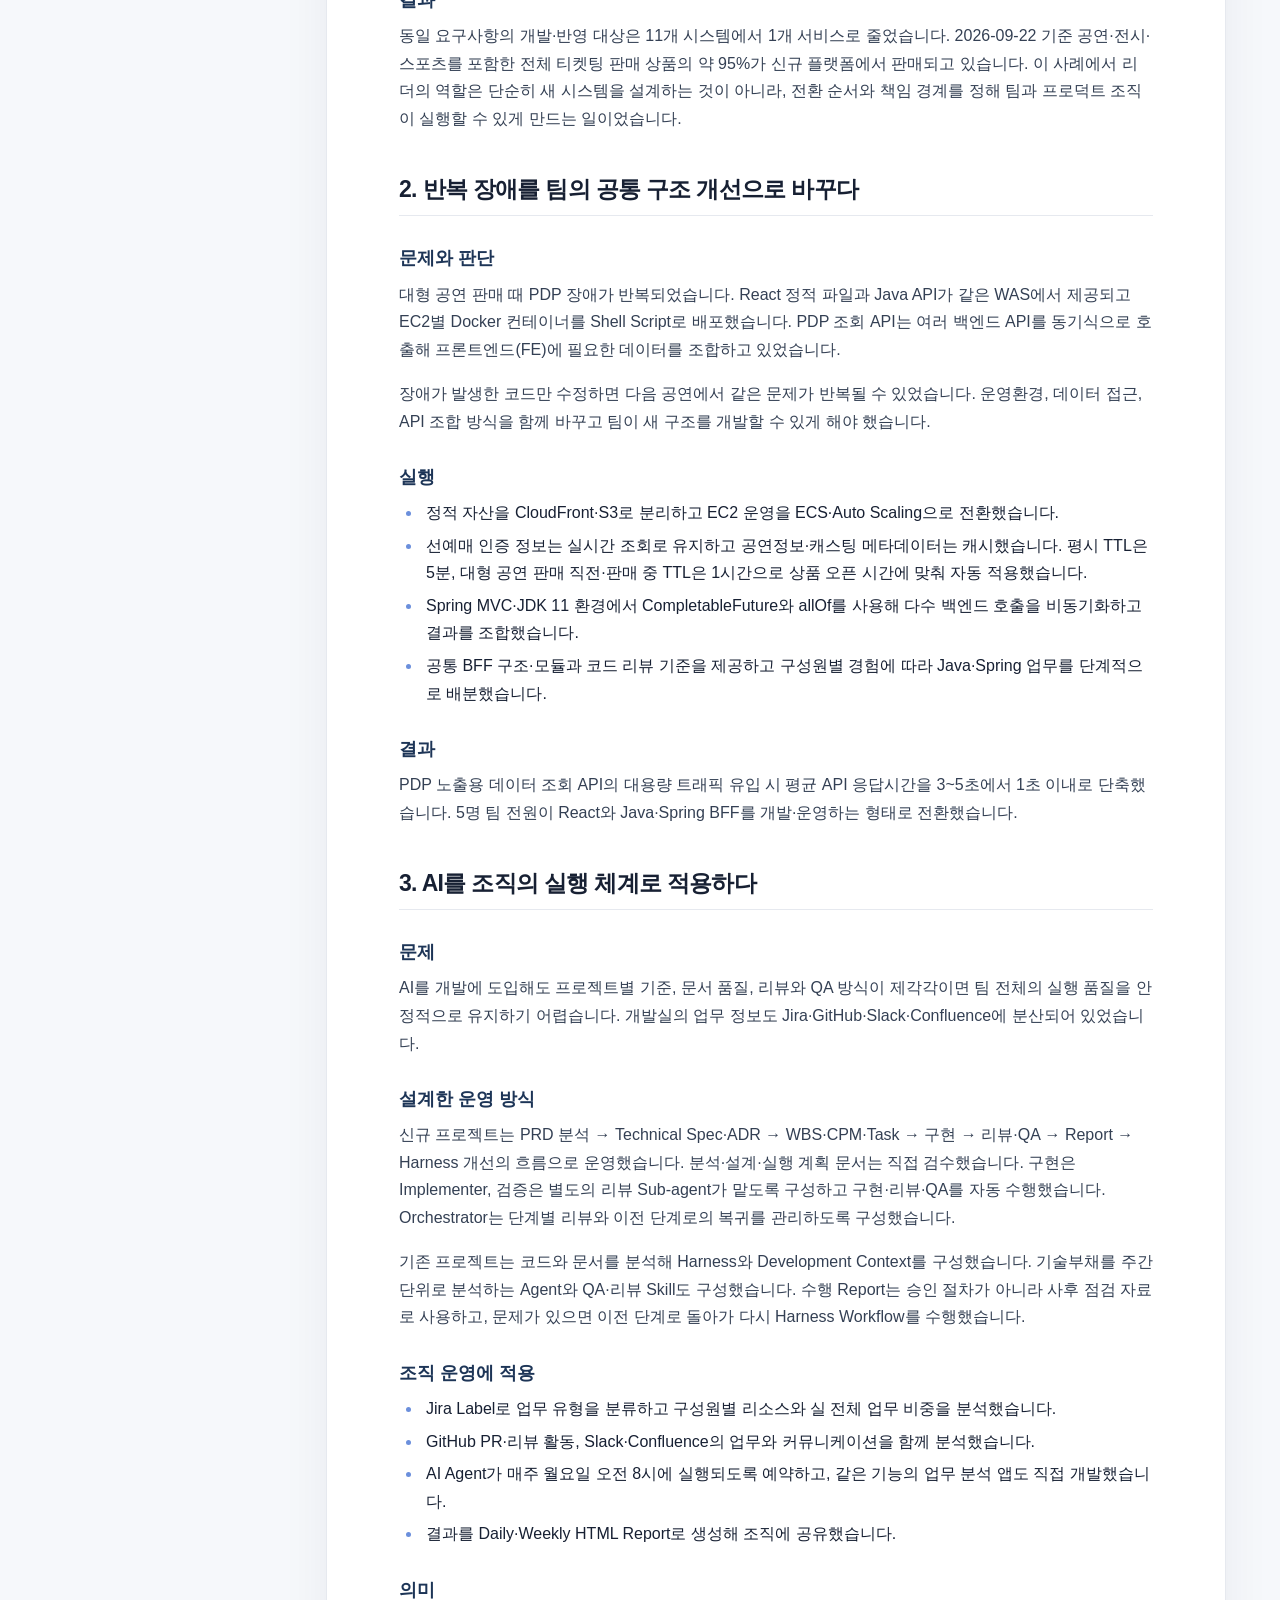
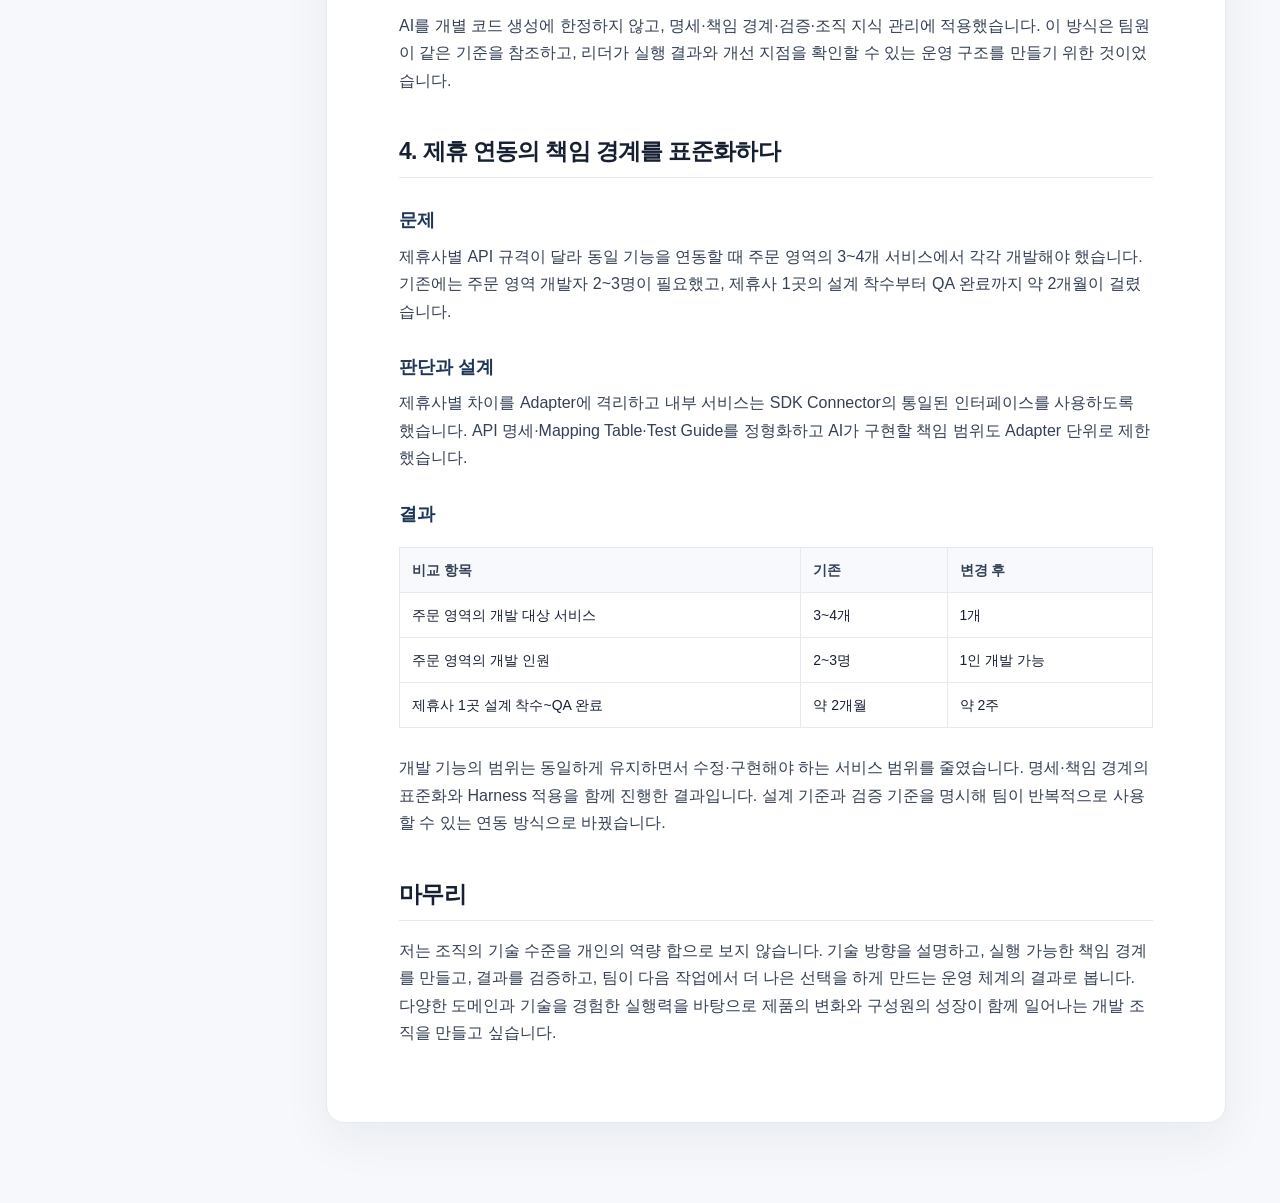
<file: engineering-leader/portfolio.html>
<!doctype html>
<html lang="ko"><head><meta charset="utf-8"><meta name="viewport" content="width=device-width, initial-scale=1">
<title>지윤성 | Engineering Leadership Portfolio · 지윤성</title><link rel="stylesheet" href="assets/style.css"></head><body>
<div class="site-shell"><aside class="sidebar"><a class="brand" href="index.html"><span class="brand-mark">JY</span><span><strong>지윤성</strong><small>Engineering Leader</small></span></a><div class="nav-label">DOCUMENTS</div><nav aria-label="문서 메뉴"><a class="nav-link" href="coverletter.html">자기소개</a><a class="nav-link" href="resume.html">이력서</a><a class="nav-link" href="career.html">경력기술</a><a class="nav-link active" href="portfolio.html">포트폴리오</a></nav><div class="sidebar-foot">Technical Direction · People · Delivery</div></aside>
<main class="content"><div class="content-inner"><h1>지윤성 | Engineering Leadership Portfolio</h1>
<p>010-4198-0392 · ysjee141@gmail.com</p>
<h2>리더십의 기준</h2>
<p>기술 리더십은 설계안을 제시하는 데서 끝나지 않습니다. 사업을 중단할 수 없는 제약과 팀의 실행 여력을 함께 보고, 우선순위를 정하고, 역할과 기준을 나누고, 결과를 확인한 뒤 다음 실행 방식을 개선해야 합니다.</p>
<p>저는 다음 네 가지 방식으로 기술과 조직의 실행을 연결해 왔습니다.</p>
<ul><li><strong>방향:</strong> 문제의 원인과 운영 제약을 기준으로 구조를 바꿀 범위를 정합니다.</li><li><strong>실행:</strong> 핵심 설계와 구현에 참여하고, 팀이 맡을 책임과 인터페이스를 정리합니다.</li><li><strong>검증:</strong> 리뷰·QA·Report로 결과를 확인하고 문제가 있으면 이전 단계로 돌아갑니다.</li><li><strong>성장:</strong> 공통 기준과 업무 배분을 통해 구성원이 더 넓은 영역을 담당하도록 돕습니다.</li></ul>
<h2>조직 표준을 만들고 구성원의 성장을 지원하다</h2>
<p>리더의 역할은 개인의 판단을 조직의 실행 방식으로 바꾸는 일이라고 생각합니다. 사내 GitHub 브랜치 전략과 CI/CD 표준을 정의해 개발부터 배포까지의 공통 흐름을 정리했습니다. 설계 리뷰를 통해 기술 방향과 구현 기준을 확인하고, 프로젝트별 Harness와 Development Context를 적용해 구성원이 같은 기준을 참조하도록 했습니다.</p>
<p>구성원과 1:1 면담을 진행해 업무 수행을 코칭했습니다. 구성원의 경험과 성장 방향을 고려해 새로운 기술과 책임을 맡도록 업무를 배분하고, 리뷰와 피드백으로 다음 실행을 지원했습니다. 개인의 경험을 문서·표준·리뷰 체계로 확장해 조직의 실행 품질을 높이는 방식입니다.</p>
<p>Jira·GitHub·Slack·Confluence의 업무 데이터를 AI로 분석해 구성원별 업무와 리소스 투입, PR·리뷰 활동, 실 전체 업무 비중을 파악했습니다. Daily·Weekly HTML Report와 업무 분석 앱으로 결과를 공유하고, 조직의 업무 방향과 리소스 배분을 판단하는 자료로 활용했습니다.</p>
<h2>1. 11개 티켓팅 시스템을 단일 플랫폼으로 전환하다</h2>
<h3>문제와 제약</h3>
<p>디바이스·장르·채널·언어별로 11개 시스템이 분리되어 있었습니다. 같은 요구사항을 여러 소스에 반복 반영해야 했습니다. 판매를 유지하면서 Classic ASP·.NET Framework·MS-SQL·Stored Procedure에 축적된 업무 규칙을 신규 플랫폼으로 옮겨야 했습니다.</p>
<h3>리더의 판단</h3>
<p>11개 시스템을 한 번에 교체하는 대신 공통 기능과 정책 차이를 분리하고, 채널·디바이스 차이는 설정과 정책으로 처리하는 단일 플랫폼을 설계했습니다. 전환 순서는 좌석 없는 전시 상품부터 시작해 운영 위험을 낮추도록 정했습니다. 프로덕트 조직과 상품별 적용 범위와 기존·신규 시스템 병행 방식을 조율했습니다.</p>
<h3>실행과 조직 연결</h3>
<ul><li>좌석 데이터를 DocumentDB로 분리하고 캐시를 적용했습니다.</li><li>Stored Procedure의 비즈니스 로직을 Java·Kotlin 애플리케이션 계층으로 이동했습니다.</li><li>결제 완료 후 주문 생성에는 Kafka 이벤트를 적용했습니다.</li><li>핵심 구현과 리뷰에 참여하고 Next.js·React·Java·Kotlin·AWS ECS 기반 서비스의 기준을 공유했습니다.</li></ul>
<h3>결과</h3>
<p>동일 요구사항의 개발·반영 대상은 11개 시스템에서 1개 서비스로 줄었습니다. 2026-09-22 기준 공연·전시·스포츠를 포함한 전체 티켓팅 판매 상품의 약 95%가 신규 플랫폼에서 판매되고 있습니다. 이 사례에서 리더의 역할은 단순히 새 시스템을 설계하는 것이 아니라, 전환 순서와 책임 경계를 정해 팀과 프로덕트 조직이 실행할 수 있게 만드는 일이었습니다.</p>
<h2>2. 반복 장애를 팀의 공통 구조 개선으로 바꾸다</h2>
<h3>문제와 판단</h3>
<p>대형 공연 판매 때 PDP 장애가 반복되었습니다. React 정적 파일과 Java API가 같은 WAS에서 제공되고 EC2별 Docker 컨테이너를 Shell Script로 배포했습니다. PDP 조회 API는 여러 백엔드 API를 동기식으로 호출해 프론트엔드(FE)에 필요한 데이터를 조합하고 있었습니다.</p>
<p>장애가 발생한 코드만 수정하면 다음 공연에서 같은 문제가 반복될 수 있었습니다. 운영환경, 데이터 접근, API 조합 방식을 함께 바꾸고 팀이 새 구조를 개발할 수 있게 해야 했습니다.</p>
<h3>실행</h3>
<ul><li>정적 자산을 CloudFront·S3로 분리하고 EC2 운영을 ECS·Auto Scaling으로 전환했습니다.</li><li>선예매 인증 정보는 실시간 조회로 유지하고 공연정보·캐스팅 메타데이터는 캐시했습니다. 평시 TTL은 5분, 대형 공연 판매 직전·판매 중 TTL은 1시간으로 상품 오픈 시간에 맞춰 자동 적용했습니다.</li><li>Spring MVC·JDK 11 환경에서 CompletableFuture와 allOf를 사용해 다수 백엔드 호출을 비동기화하고 결과를 조합했습니다.</li><li>공통 BFF 구조·모듈과 코드 리뷰 기준을 제공하고 구성원별 경험에 따라 Java·Spring 업무를 단계적으로 배분했습니다.</li></ul>
<h3>결과</h3>
<p>PDP 노출용 데이터 조회 API의 대용량 트래픽 유입 시 평균 API 응답시간을 3~5초에서 1초 이내로 단축했습니다. 5명 팀 전원이 React와 Java·Spring BFF를 개발·운영하는 형태로 전환했습니다.</p>
<h2>3. AI를 조직의 실행 체계로 적용하다</h2>
<h3>문제</h3>
<p>AI를 개발에 도입해도 프로젝트별 기준, 문서 품질, 리뷰와 QA 방식이 제각각이면 팀 전체의 실행 품질을 안정적으로 유지하기 어렵습니다. 개발실의 업무 정보도 Jira·GitHub·Slack·Confluence에 분산되어 있었습니다.</p>
<h3>설계한 운영 방식</h3>
<p>신규 프로젝트는 PRD 분석 → Technical Spec·ADR → WBS·CPM·Task → 구현 → 리뷰·QA → Report → Harness 개선의 흐름으로 운영했습니다. 분석·설계·실행 계획 문서는 직접 검수했습니다. 구현은 Implementer, 검증은 별도의 리뷰 Sub-agent가 맡도록 구성하고 구현·리뷰·QA를 자동 수행했습니다. Orchestrator는 단계별 리뷰와 이전 단계로의 복귀를 관리하도록 구성했습니다.</p>
<p>기존 프로젝트는 코드와 문서를 분석해 Harness와 Development Context를 구성했습니다. 기술부채를 주간 단위로 분석하는 Agent와 QA·리뷰 Skill도 구성했습니다. 수행 Report는 승인 절차가 아니라 사후 점검 자료로 사용하고, 문제가 있으면 이전 단계로 돌아가 다시 Harness Workflow를 수행했습니다.</p>
<h3>조직 운영에 적용</h3>
<ul><li>Jira Label로 업무 유형을 분류하고 구성원별 리소스와 실 전체 업무 비중을 분석했습니다.</li><li>GitHub PR·리뷰 활동, Slack·Confluence의 업무와 커뮤니케이션을 함께 분석했습니다.</li><li>AI Agent가 매주 월요일 오전 8시에 실행되도록 예약하고, 같은 기능의 업무 분석 앱도 직접 개발했습니다.</li><li>결과를 Daily·Weekly HTML Report로 생성해 조직에 공유했습니다.</li></ul>
<h3>의미</h3>
<p>AI를 개별 코드 생성에 한정하지 않고, 명세·책임 경계·검증·조직 지식 관리에 적용했습니다. 이 방식은 팀원이 같은 기준을 참조하고, 리더가 실행 결과와 개선 지점을 확인할 수 있는 운영 구조를 만들기 위한 것이었습니다.</p>
<h2>4. 제휴 연동의 책임 경계를 표준화하다</h2>
<h3>문제</h3>
<p>제휴사별 API 규격이 달라 동일 기능을 연동할 때 주문 영역의 3~4개 서비스에서 각각 개발해야 했습니다. 기존에는 주문 영역 개발자 2~3명이 필요했고, 제휴사 1곳의 설계 착수부터 QA 완료까지 약 2개월이 걸렸습니다.</p>
<h3>판단과 설계</h3>
<p>제휴사별 차이를 Adapter에 격리하고 내부 서비스는 SDK Connector의 통일된 인터페이스를 사용하도록 했습니다. API 명세·Mapping Table·Test Guide를 정형화하고 AI가 구현할 책임 범위도 Adapter 단위로 제한했습니다.</p>
<h3>결과</h3>
<table><thead><tr><th>비교 항목</th><th>기존</th><th>변경 후</th></tr></thead><tbody><tr><td>주문 영역의 개발 대상 서비스</td><td>3~4개</td><td>1개</td></tr><tr><td>주문 영역의 개발 인원</td><td>2~3명</td><td>1인 개발 가능</td></tr><tr><td>제휴사 1곳 설계 착수~QA 완료</td><td>약 2개월</td><td>약 2주</td></tr></tbody></table>
<p>개발 기능의 범위는 동일하게 유지하면서 수정·구현해야 하는 서비스 범위를 줄였습니다. 명세·책임 경계의 표준화와 Harness 적용을 함께 진행한 결과입니다. 설계 기준과 검증 기준을 명시해 팀이 반복적으로 사용할 수 있는 연동 방식으로 바꿨습니다.</p>
<h2>마무리</h2>
<p>저는 조직의 기술 수준을 개인의 역량 합으로 보지 않습니다. 기술 방향을 설명하고, 실행 가능한 책임 경계를 만들고, 결과를 검증하고, 팀이 다음 작업에서 더 나은 선택을 하게 만드는 운영 체계의 결과로 봅니다. 다양한 도메인과 기술을 경험한 실행력을 바탕으로 제품의 변화와 구성원의 성장이 함께 일어나는 개발 조직을 만들고 싶습니다.</p></div></main></div></body></html>
</file>
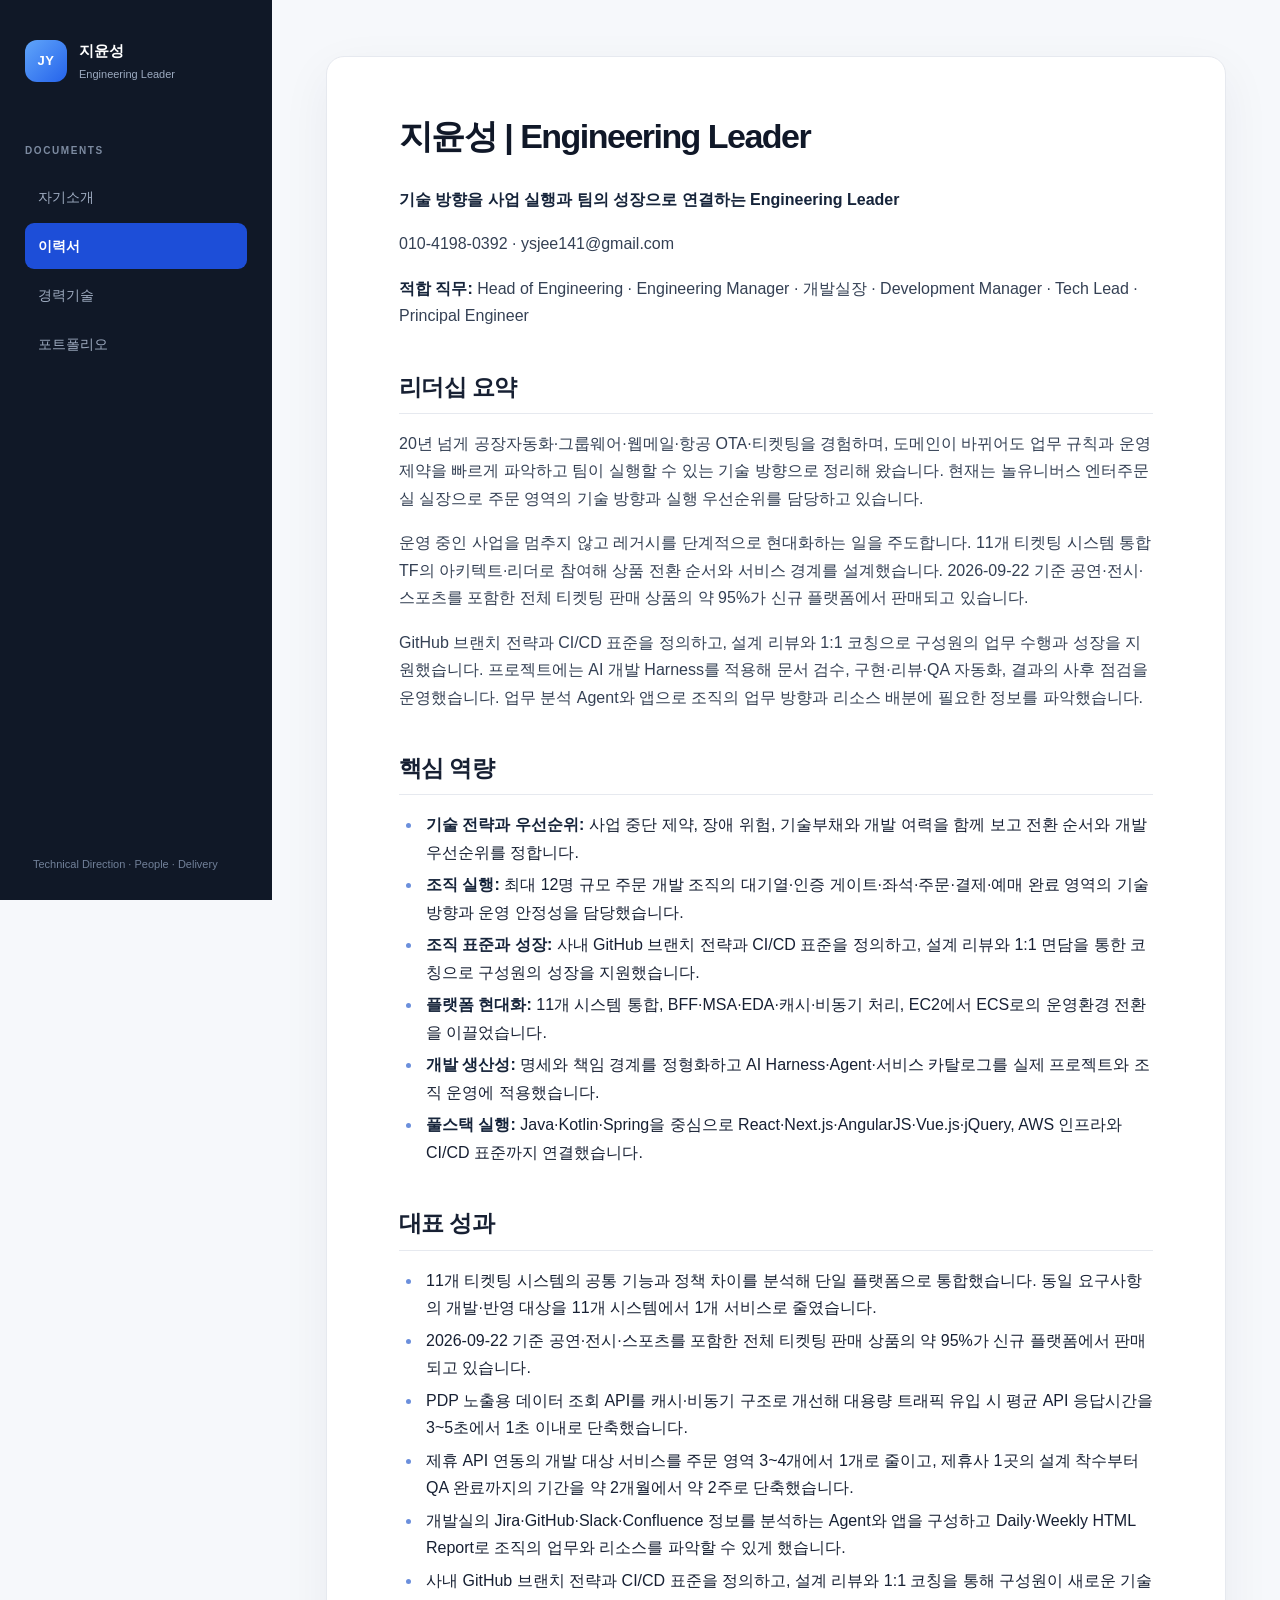
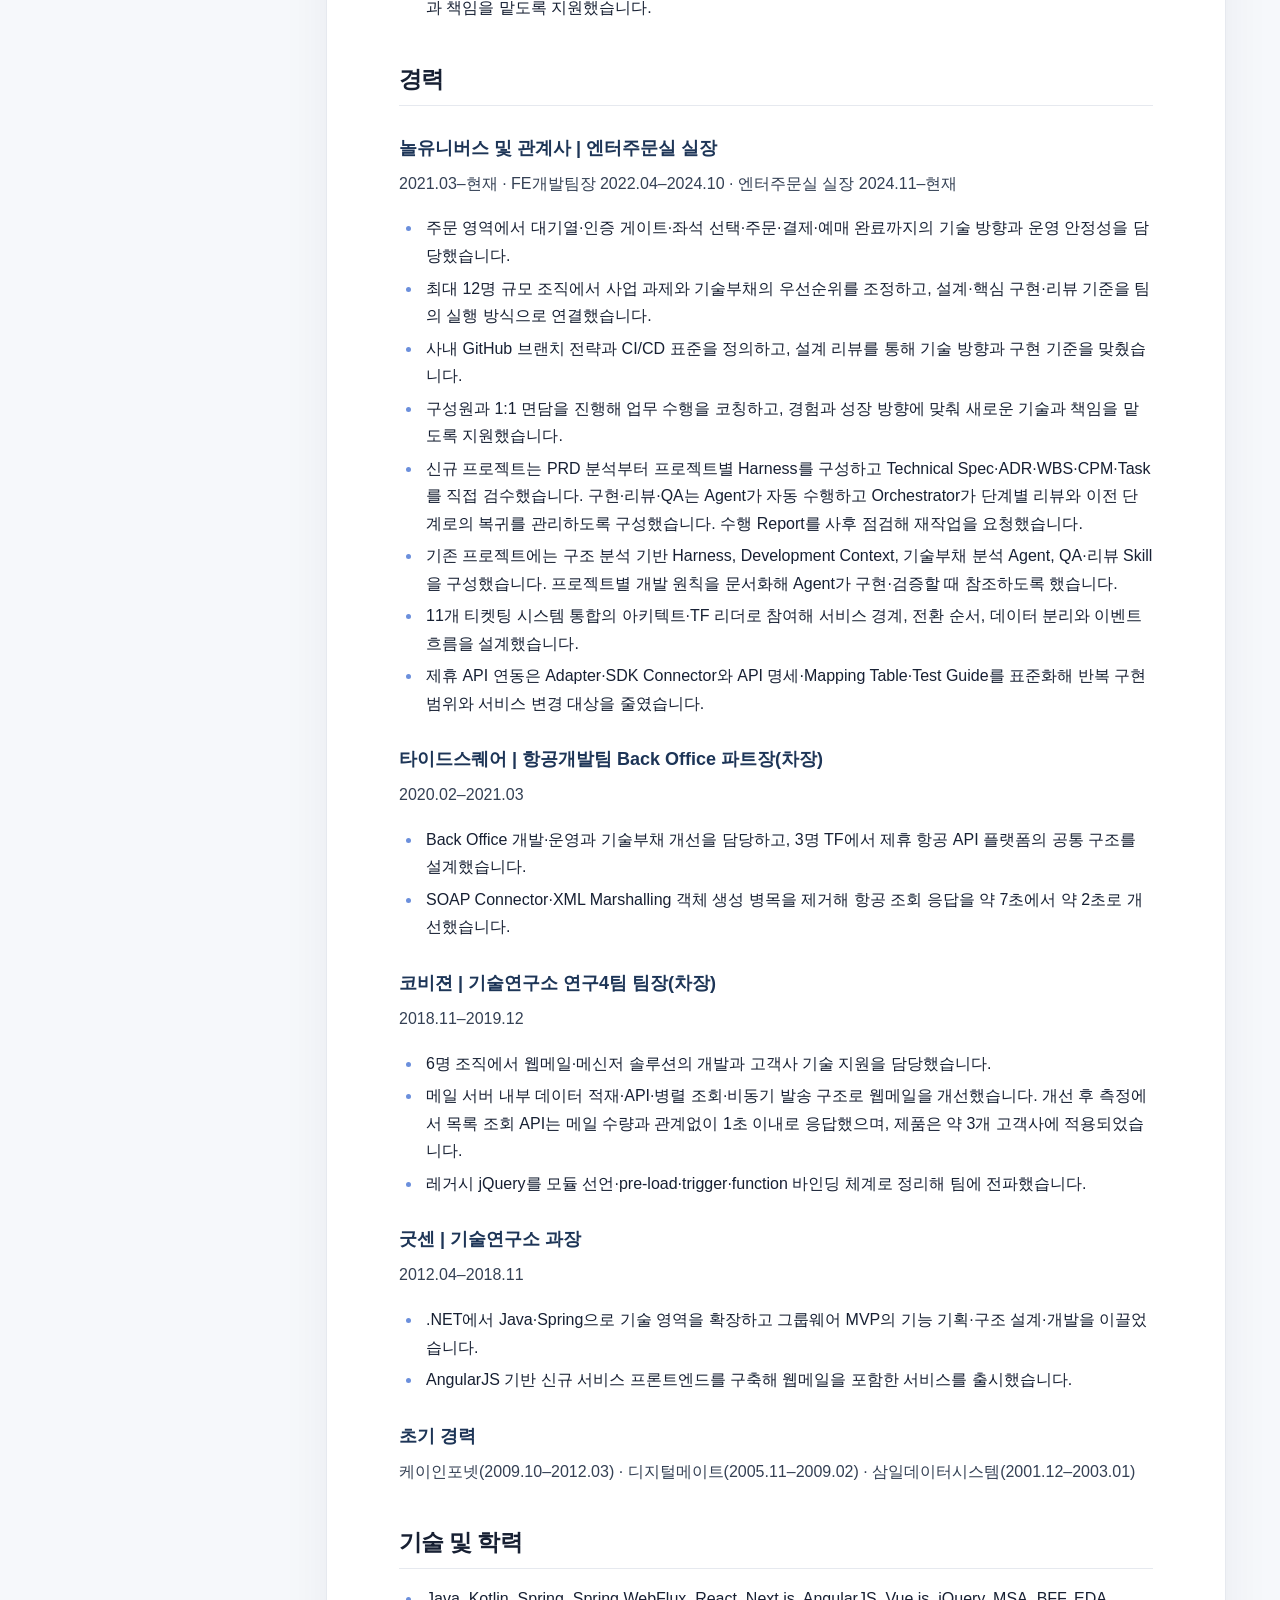
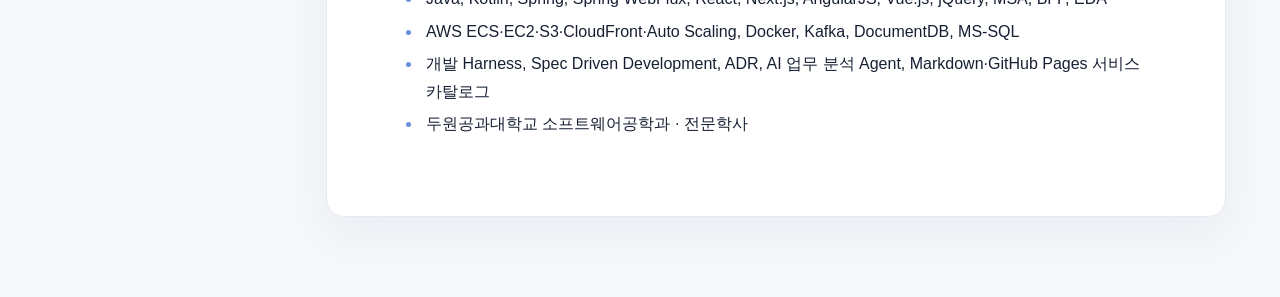
<file: engineering-leader/resume.html>
<!doctype html>
<html lang="ko"><head><meta charset="utf-8"><meta name="viewport" content="width=device-width, initial-scale=1">
<title>지윤성 | Engineering Leader · 지윤성</title><link rel="stylesheet" href="assets/style.css"></head><body>
<div class="site-shell"><aside class="sidebar"><a class="brand" href="index.html"><span class="brand-mark">JY</span><span><strong>지윤성</strong><small>Engineering Leader</small></span></a><div class="nav-label">DOCUMENTS</div><nav aria-label="문서 메뉴"><a class="nav-link" href="coverletter.html">자기소개</a><a class="nav-link active" href="resume.html">이력서</a><a class="nav-link" href="career.html">경력기술</a><a class="nav-link" href="portfolio.html">포트폴리오</a></nav><div class="sidebar-foot">Technical Direction · People · Delivery</div></aside>
<main class="content"><div class="content-inner"><h1>지윤성 | Engineering Leader</h1>
<p><strong>기술 방향을 사업 실행과 팀의 성장으로 연결하는 Engineering Leader</strong></p>
<p>010-4198-0392 · ysjee141@gmail.com</p>
<p><strong>적합 직무:</strong> Head of Engineering · Engineering Manager · 개발실장 · Development Manager · Tech Lead · Principal Engineer</p>
<h2>리더십 요약</h2>
<p>20년 넘게 공장자동화·그룹웨어·웹메일·항공 OTA·티켓팅을 경험하며, 도메인이 바뀌어도 업무 규칙과 운영 제약을 빠르게 파악하고 팀이 실행할 수 있는 기술 방향으로 정리해 왔습니다. 현재는 놀유니버스 엔터주문실 실장으로 주문 영역의 기술 방향과 실행 우선순위를 담당하고 있습니다.</p>
<p>운영 중인 사업을 멈추지 않고 레거시를 단계적으로 현대화하는 일을 주도합니다. 11개 티켓팅 시스템 통합 TF의 아키텍트·리더로 참여해 상품 전환 순서와 서비스 경계를 설계했습니다. 2026-09-22 기준 공연·전시·스포츠를 포함한 전체 티켓팅 판매 상품의 약 95%가 신규 플랫폼에서 판매되고 있습니다.</p>
<p>GitHub 브랜치 전략과 CI/CD 표준을 정의하고, 설계 리뷰와 1:1 코칭으로 구성원의 업무 수행과 성장을 지원했습니다. 프로젝트에는 AI 개발 Harness를 적용해 문서 검수, 구현·리뷰·QA 자동화, 결과의 사후 점검을 운영했습니다. 업무 분석 Agent와 앱으로 조직의 업무 방향과 리소스 배분에 필요한 정보를 파악했습니다.</p>
<h2>핵심 역량</h2>
<ul><li><strong>기술 전략과 우선순위:</strong> 사업 중단 제약, 장애 위험, 기술부채와 개발 여력을 함께 보고 전환 순서와 개발 우선순위를 정합니다.</li><li><strong>조직 실행:</strong> 최대 12명 규모 주문 개발 조직의 대기열·인증 게이트·좌석·주문·결제·예매 완료 영역의 기술 방향과 운영 안정성을 담당했습니다.</li><li><strong>조직 표준과 성장:</strong> 사내 GitHub 브랜치 전략과 CI/CD 표준을 정의하고, 설계 리뷰와 1:1 면담을 통한 코칭으로 구성원의 성장을 지원했습니다.</li><li><strong>플랫폼 현대화:</strong> 11개 시스템 통합, BFF·MSA·EDA·캐시·비동기 처리, EC2에서 ECS로의 운영환경 전환을 이끌었습니다.</li><li><strong>개발 생산성:</strong> 명세와 책임 경계를 정형화하고 AI Harness·Agent·서비스 카탈로그를 실제 프로젝트와 조직 운영에 적용했습니다.</li><li><strong>풀스택 실행:</strong> Java·Kotlin·Spring을 중심으로 React·Next.js·AngularJS·Vue.js·jQuery, AWS 인프라와 CI/CD 표준까지 연결했습니다.</li></ul>
<h2>대표 성과</h2>
<ul><li>11개 티켓팅 시스템의 공통 기능과 정책 차이를 분석해 단일 플랫폼으로 통합했습니다. 동일 요구사항의 개발·반영 대상을 11개 시스템에서 1개 서비스로 줄였습니다.</li><li>2026-09-22 기준 공연·전시·스포츠를 포함한 전체 티켓팅 판매 상품의 약 95%가 신규 플랫폼에서 판매되고 있습니다.</li><li>PDP 노출용 데이터 조회 API를 캐시·비동기 구조로 개선해 대용량 트래픽 유입 시 평균 API 응답시간을 3~5초에서 1초 이내로 단축했습니다.</li><li>제휴 API 연동의 개발 대상 서비스를 주문 영역 3~4개에서 1개로 줄이고, 제휴사 1곳의 설계 착수부터 QA 완료까지의 기간을 약 2개월에서 약 2주로 단축했습니다.</li><li>개발실의 Jira·GitHub·Slack·Confluence 정보를 분석하는 Agent와 앱을 구성하고 Daily·Weekly HTML Report로 조직의 업무와 리소스를 파악할 수 있게 했습니다.</li><li>사내 GitHub 브랜치 전략과 CI/CD 표준을 정의하고, 설계 리뷰와 1:1 코칭을 통해 구성원이 새로운 기술과 책임을 맡도록 지원했습니다.</li></ul>
<h2>경력</h2>
<h3>놀유니버스 및 관계사 | 엔터주문실 실장</h3>
<p>2021.03–현재 · FE개발팀장 2022.04–2024.10 · 엔터주문실 실장 2024.11–현재</p>
<ul><li>주문 영역에서 대기열·인증 게이트·좌석 선택·주문·결제·예매 완료까지의 기술 방향과 운영 안정성을 담당했습니다.</li><li>최대 12명 규모 조직에서 사업 과제와 기술부채의 우선순위를 조정하고, 설계·핵심 구현·리뷰 기준을 팀의 실행 방식으로 연결했습니다.</li><li>사내 GitHub 브랜치 전략과 CI/CD 표준을 정의하고, 설계 리뷰를 통해 기술 방향과 구현 기준을 맞췄습니다.</li><li>구성원과 1:1 면담을 진행해 업무 수행을 코칭하고, 경험과 성장 방향에 맞춰 새로운 기술과 책임을 맡도록 지원했습니다.</li><li>신규 프로젝트는 PRD 분석부터 프로젝트별 Harness를 구성하고 Technical Spec·ADR·WBS·CPM·Task를 직접 검수했습니다. 구현·리뷰·QA는 Agent가 자동 수행하고 Orchestrator가 단계별 리뷰와 이전 단계로의 복귀를 관리하도록 구성했습니다. 수행 Report를 사후 점검해 재작업을 요청했습니다.</li><li>기존 프로젝트에는 구조 분석 기반 Harness, Development Context, 기술부채 분석 Agent, QA·리뷰 Skill을 구성했습니다. 프로젝트별 개발 원칙을 문서화해 Agent가 구현·검증할 때 참조하도록 했습니다.</li><li>11개 티켓팅 시스템 통합의 아키텍트·TF 리더로 참여해 서비스 경계, 전환 순서, 데이터 분리와 이벤트 흐름을 설계했습니다.</li><li>제휴 API 연동은 Adapter·SDK Connector와 API 명세·Mapping Table·Test Guide를 표준화해 반복 구현 범위와 서비스 변경 대상을 줄였습니다.</li></ul>
<h3>타이드스퀘어 | 항공개발팀 Back Office 파트장(차장)</h3>
<p>2020.02–2021.03</p>
<ul><li>Back Office 개발·운영과 기술부채 개선을 담당하고, 3명 TF에서 제휴 항공 API 플랫폼의 공통 구조를 설계했습니다.</li><li>SOAP Connector·XML Marshalling 객체 생성 병목을 제거해 항공 조회 응답을 약 7초에서 약 2초로 개선했습니다.</li></ul>
<h3>코비젼 | 기술연구소 연구4팀 팀장(차장)</h3>
<p>2018.11–2019.12</p>
<ul><li>6명 조직에서 웹메일·메신저 솔루션의 개발과 고객사 기술 지원을 담당했습니다.</li><li>메일 서버 내부 데이터 적재·API·병렬 조회·비동기 발송 구조로 웹메일을 개선했습니다. 개선 후 측정에서 목록 조회 API는 메일 수량과 관계없이 1초 이내로 응답했으며, 제품은 약 3개 고객사에 적용되었습니다.</li><li>레거시 jQuery를 모듈 선언·pre-load·trigger·function 바인딩 체계로 정리해 팀에 전파했습니다.</li></ul>
<h3>굿센 | 기술연구소 과장</h3>
<p>2012.04–2018.11</p>
<ul><li>.NET에서 Java·Spring으로 기술 영역을 확장하고 그룹웨어 MVP의 기능 기획·구조 설계·개발을 이끌었습니다.</li><li>AngularJS 기반 신규 서비스 프론트엔드를 구축해 웹메일을 포함한 서비스를 출시했습니다.</li></ul>
<h3>초기 경력</h3>
<p>케이인포넷(2009.10–2012.03) · 디지털메이트(2005.11–2009.02) · 삼일데이터시스템(2001.12–2003.01)</p>
<h2>기술 및 학력</h2>
<ul><li>Java, Kotlin, Spring, Spring WebFlux, React, Next.js, AngularJS, Vue.js, jQuery, MSA, BFF, EDA</li><li>AWS ECS·EC2·S3·CloudFront·Auto Scaling, Docker, Kafka, DocumentDB, MS-SQL</li><li>개발 Harness, Spec Driven Development, ADR, AI 업무 분석 Agent, Markdown·GitHub Pages 서비스 카탈로그</li><li>두원공과대학교 소프트웨어공학과 · 전문학사</li></ul></div></main></div></body></html>
</file>
<file: aa/assets/style.css>
:root{--ink:#172033;--muted:#667085;--line:#e6e9ef;--accent:#2563eb;--accent-soft:#eff6ff;--paper:#fff;--canvas:#f6f8fb}*{box-sizing:border-box}html{scroll-behavior:smooth}body{margin:0;background:var(--canvas);color:var(--ink);font-family:Inter,"Noto Sans KR","Apple SD Gothic Neo",Arial,sans-serif;line-height:1.72}.site-shell{display:flex;min-height:100vh}.sidebar{position:fixed;inset:0 auto 0 0;width:272px;background:#101827;color:#e5e7eb;padding:38px 25px 26px;display:flex;flex-direction:column}.brand{display:flex;align-items:center;gap:12px;color:#fff;text-decoration:none;margin-bottom:58px}.brand-mark{display:grid;place-items:center;width:42px;height:42px;border-radius:12px;background:linear-gradient(135deg,#60a5fa,#2563eb);font-size:13px;font-weight:800;letter-spacing:.04em}.brand strong{color:#fff;display:block;font-size:15px;letter-spacing:.01em}.brand small{display:block;color:#9caac0;font-size:11px;margin-top:1px}.nav-label{color:#7d8ba1;font-size:10px;letter-spacing:.16em;font-weight:700;margin:0 0 12px}.nav-link{display:block;color:#9eabc0;text-decoration:none;padding:11px 13px;border-radius:9px;font-size:14px;margin:3px 0;transition:background .2s,color .2s}.nav-link:hover{background:#1a2940;color:#fff}.nav-link.active{background:#1d4ed8;color:#fff;font-weight:700}.sidebar-foot{margin-top:auto;color:#718099;font-size:11px;line-height:1.6;padding:0 8px}.content{width:calc(100% - 272px);margin-left:272px;padding:56px 54px 80px}.content-inner{max-width:920px;margin:0 auto;background:var(--paper);border:1px solid var(--line);border-radius:18px;padding:58px 72px;box-shadow:0 16px 50px rgba(19,36,68,.06)}h1{font-size:34px;line-height:1.25;letter-spacing:-.045em;margin:0 0 28px;color:#101828}h2{font-size:23px;line-height:1.35;letter-spacing:-.03em;margin:42px 0 16px;padding-bottom:10px;border-bottom:1px solid var(--line)}h3{font-size:18px;line-height:1.4;margin:30px 0 9px;color:#1d3557}h4{font-size:15px;margin:23px 0 7px}p{margin:0 0 17px;color:#344054}strong{color:#16243a}a{color:var(--accent)}ul,ol{padding-left:23px;margin:8px 0 20px}li{padding-left:4px;margin:5px 0}li::marker{color:#6b8fdc}table{width:100%;border-collapse:collapse;margin:20px 0 26px;font-size:14px}th,td{text-align:left;border:1px solid var(--line);padding:10px 12px;vertical-align:top}th{background:#f7f9fc;color:#344054;font-weight:700}.mermaid{overflow:auto;padding:12px 0;margin:20px 0;text-align:center;background:#fbfcfe;border:1px solid var(--line);border-radius:10px}pre{overflow:auto;padding:17px 19px;border-radius:10px;background:#101827;color:#e5e7eb;font-size:12px;line-height:1.6;margin:20px 0}code{padding:2px 5px;border-radius:4px;background:#f0f4fa;color:#1d4ed8;font-size:.9em}.hero{padding:12px 0 42px;border-bottom:1px solid var(--line)}.eyebrow{color:var(--accent);font-size:11px;font-weight:800;letter-spacing:.14em;margin-bottom:20px}.hero h1{font-size:47px;margin-bottom:23px}.hero h1 span{color:var(--accent)}.hero-copy{max-width:680px;font-size:17px;color:#475467}.hero-meta{display:flex;flex-wrap:wrap;gap:9px;margin-top:27px}.hero-meta span{background:var(--accent-soft);color:#2855a5;border-radius:999px;padding:6px 12px;font-size:12px;font-weight:700}.document-grid h2{border:0;padding:0;margin-top:39px}.cards{display:grid;grid-template-columns:repeat(2,minmax(0,1fr));gap:14px}.doc-card{display:flex;flex-direction:column;min-height:157px;padding:20px;border:1px solid var(--line);border-radius:13px;color:var(--ink);text-decoration:none;transition:transform .2s,box-shadow .2s,border-color .2s}.doc-card:hover{transform:translateY(-2px);border-color:#9dbcfb;box-shadow:0 9px 24px rgba(37,99,235,.11)}.doc-card span{color:var(--accent);font-size:12px;font-weight:800;margin-bottom:10px}.doc-card strong{font-size:15px;line-height:1.5}.doc-card em{font-size:12px;font-style:normal;color:var(--muted);margin-top:auto;padding-top:14px}@media(max-width:820px){.sidebar{position:static;width:100%;padding:20px 20px 16px}.site-shell{display:block}.brand{margin-bottom:17px}.nav-label,.sidebar-foot{display:none}.sidebar nav{display:flex;gap:5px;overflow:auto}.nav-link{white-space:nowrap;padding:8px 10px;font-size:13px}.content{width:100%;margin:0;padding:18px 12px 36px}.content-inner{padding:34px 24px;border-radius:13px}.hero h1{font-size:35px}.cards{grid-template-columns:1fr}}@media print{body{background:#fff}.sidebar{display:none}.content{width:100%;margin:0;padding:0}.content-inner{border:0;box-shadow:none;padding:0;max-width:none}.content-inner h1{font-size:25px}}
</file>
<file: engineering-leader/assets/style.css>
:root{--ink:#172033;--muted:#667085;--line:#e6e9ef;--accent:#2563eb;--accent-soft:#eff6ff;--paper:#fff;--canvas:#f6f8fb}*{box-sizing:border-box}html{scroll-behavior:smooth}body{margin:0;background:var(--canvas);color:var(--ink);font-family:Inter,"Noto Sans KR","Apple SD Gothic Neo",Arial,sans-serif;line-height:1.72}.site-shell{display:flex;min-height:100vh}.sidebar{position:fixed;inset:0 auto 0 0;width:272px;background:#101827;color:#e5e7eb;padding:38px 25px 26px;display:flex;flex-direction:column}.brand{display:flex;align-items:center;gap:12px;color:#fff;text-decoration:none;margin-bottom:58px}.brand-mark{display:grid;place-items:center;width:42px;height:42px;border-radius:12px;background:linear-gradient(135deg,#60a5fa,#2563eb);font-size:13px;font-weight:800;letter-spacing:.04em}.brand strong{color:#fff;display:block;font-size:15px;letter-spacing:.01em}.brand small{display:block;color:#9caac0;font-size:11px;margin-top:1px}.nav-label{color:#7d8ba1;font-size:10px;letter-spacing:.16em;font-weight:700;margin:0 0 12px}.nav-link{display:block;color:#9eabc0;text-decoration:none;padding:11px 13px;border-radius:9px;font-size:14px;margin:3px 0;transition:background .2s,color .2s}.nav-link:hover{background:#1a2940;color:#fff}.nav-link.active{background:#1d4ed8;color:#fff;font-weight:700}.sidebar-foot{margin-top:auto;color:#718099;font-size:11px;line-height:1.6;padding:0 8px}.content{width:calc(100% - 272px);margin-left:272px;padding:56px 54px 80px}.content-inner{max-width:920px;margin:0 auto;background:var(--paper);border:1px solid var(--line);border-radius:18px;padding:58px 72px;box-shadow:0 16px 50px rgba(19,36,68,.06)}h1{font-size:34px;line-height:1.25;letter-spacing:-.045em;margin:0 0 28px;color:#101828}h2{font-size:23px;line-height:1.35;letter-spacing:-.03em;margin:42px 0 16px;padding-bottom:10px;border-bottom:1px solid var(--line)}h3{font-size:18px;line-height:1.4;margin:30px 0 9px;color:#1d3557}h4{font-size:15px;margin:23px 0 7px}p{margin:0 0 17px;color:#344054}strong{color:#16243a}a{color:var(--accent)}ul,ol{padding-left:23px;margin:8px 0 20px}li{padding-left:4px;margin:5px 0}li::marker{color:#6b8fdc}table{width:100%;border-collapse:collapse;margin:20px 0 26px;font-size:14px}th,td{text-align:left;border:1px solid var(--line);padding:10px 12px;vertical-align:top}th{background:#f7f9fc;color:#344054;font-weight:700}.mermaid{overflow:auto;padding:12px 0;margin:20px 0;text-align:center;background:#fbfcfe;border:1px solid var(--line);border-radius:10px}pre{overflow:auto;padding:17px 19px;border-radius:10px;background:#101827;color:#e5e7eb;font-size:12px;line-height:1.6;margin:20px 0}code{padding:2px 5px;border-radius:4px;background:#f0f4fa;color:#1d4ed8;font-size:.9em}.hero{padding:12px 0 42px;border-bottom:1px solid var(--line)}.eyebrow{color:var(--accent);font-size:11px;font-weight:800;letter-spacing:.14em;margin-bottom:20px}.hero h1{font-size:47px;margin-bottom:23px}.hero h1 span{color:var(--accent)}.hero-copy{max-width:680px;font-size:17px;color:#475467}.hero-meta{display:flex;flex-wrap:wrap;gap:9px;margin-top:27px}.hero-meta span{background:var(--accent-soft);color:#2855a5;border-radius:999px;padding:6px 12px;font-size:12px;font-weight:700}.document-grid h2{border:0;padding:0;margin-top:39px}.cards{display:grid;grid-template-columns:repeat(2,minmax(0,1fr));gap:14px}.doc-card{display:flex;flex-direction:column;min-height:157px;padding:20px;border:1px solid var(--line);border-radius:13px;color:var(--ink);text-decoration:none;transition:transform .2s,box-shadow .2s,border-color .2s}.doc-card:hover{transform:translateY(-2px);border-color:#9dbcfb;box-shadow:0 9px 24px rgba(37,99,235,.11)}.doc-card span{color:var(--accent);font-size:12px;font-weight:800;margin-bottom:10px}.doc-card strong{font-size:15px;line-height:1.5}.doc-card em{font-size:12px;font-style:normal;color:var(--muted);margin-top:auto;padding-top:14px}@media(max-width:820px){.sidebar{position:static;width:100%;padding:20px 20px 16px}.site-shell{display:block}.brand{margin-bottom:17px}.nav-label,.sidebar-foot{display:none}.sidebar nav{display:flex;gap:5px;overflow:auto}.nav-link{white-space:nowrap;padding:8px 10px;font-size:13px}.content{width:100%;margin:0;padding:18px 12px 36px}.content-inner{padding:34px 24px;border-radius:13px}.hero h1{font-size:35px}.cards{grid-template-columns:1fr}}@media print{body{background:#fff}.sidebar{display:none}.content{width:100%;margin:0;padding:0}.content-inner{border:0;box-shadow:none;padding:0;max-width:none}.content-inner h1{font-size:25px}}
</file>
